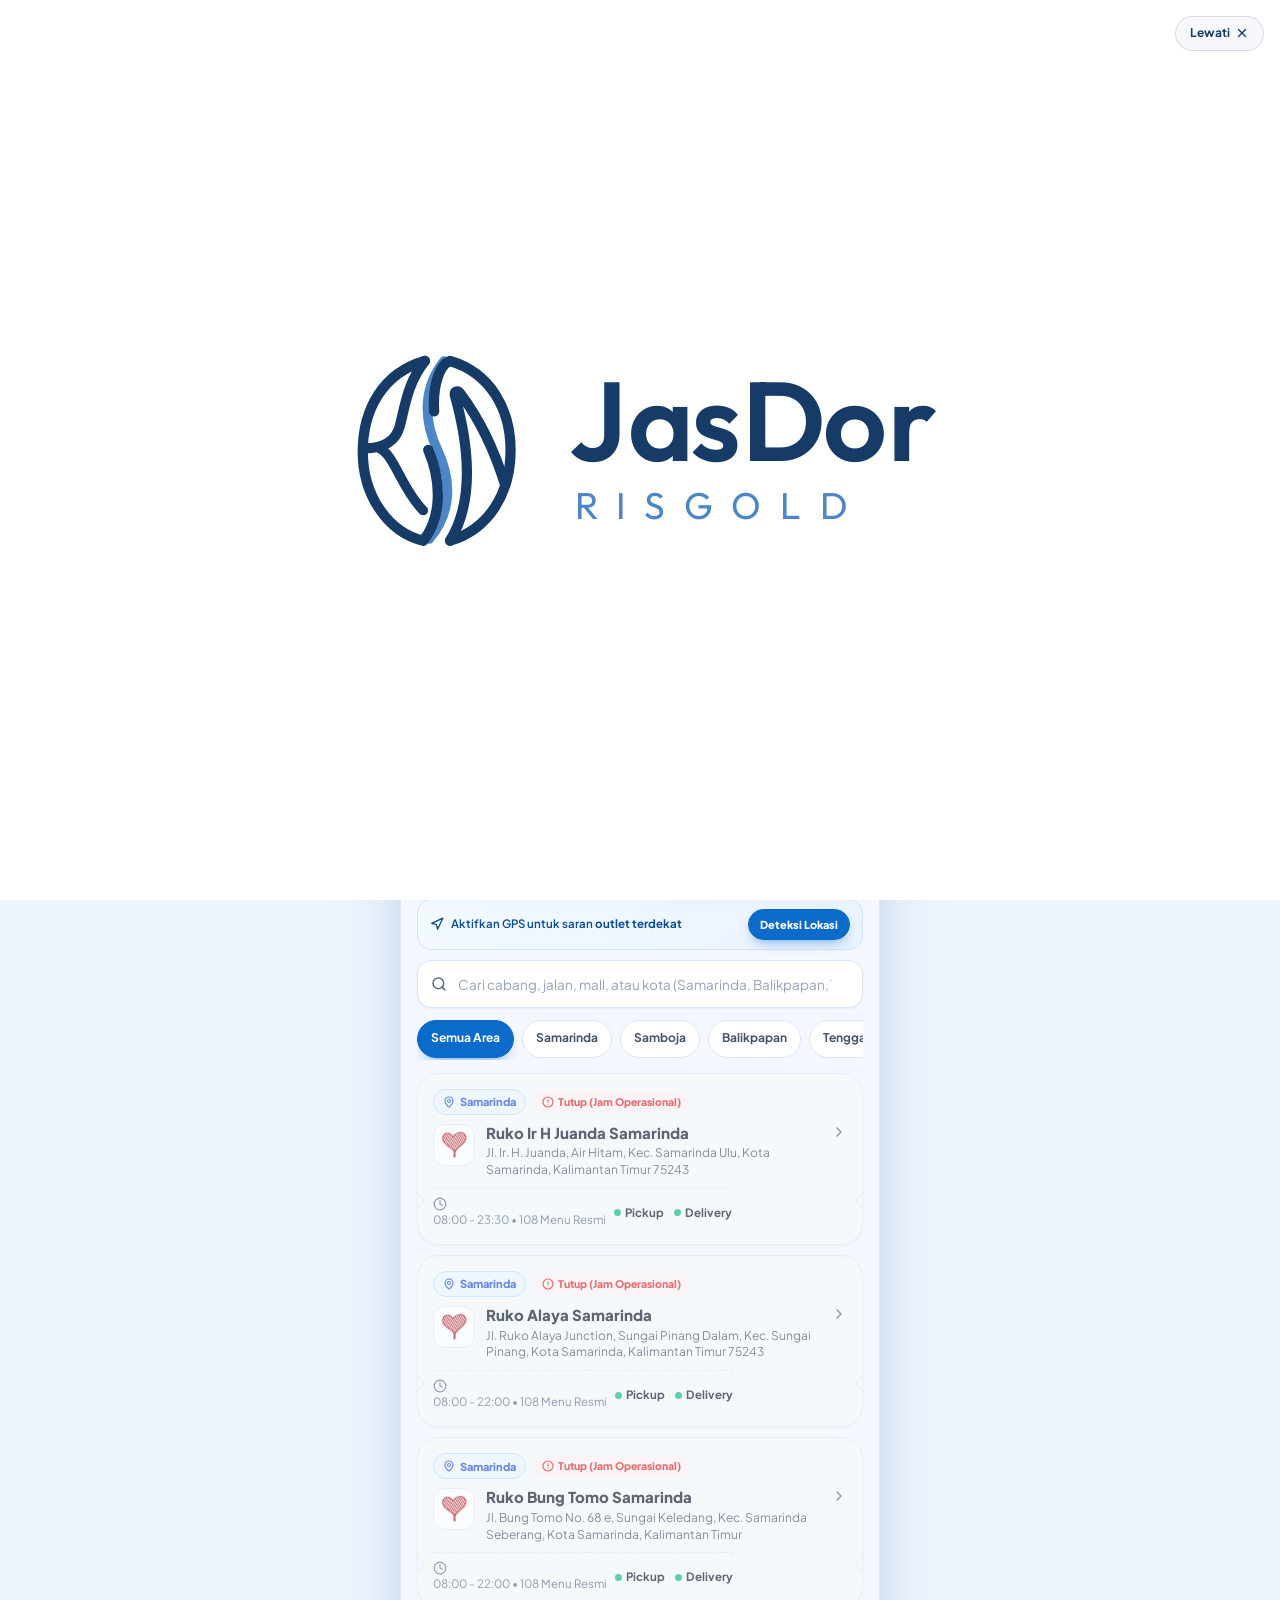
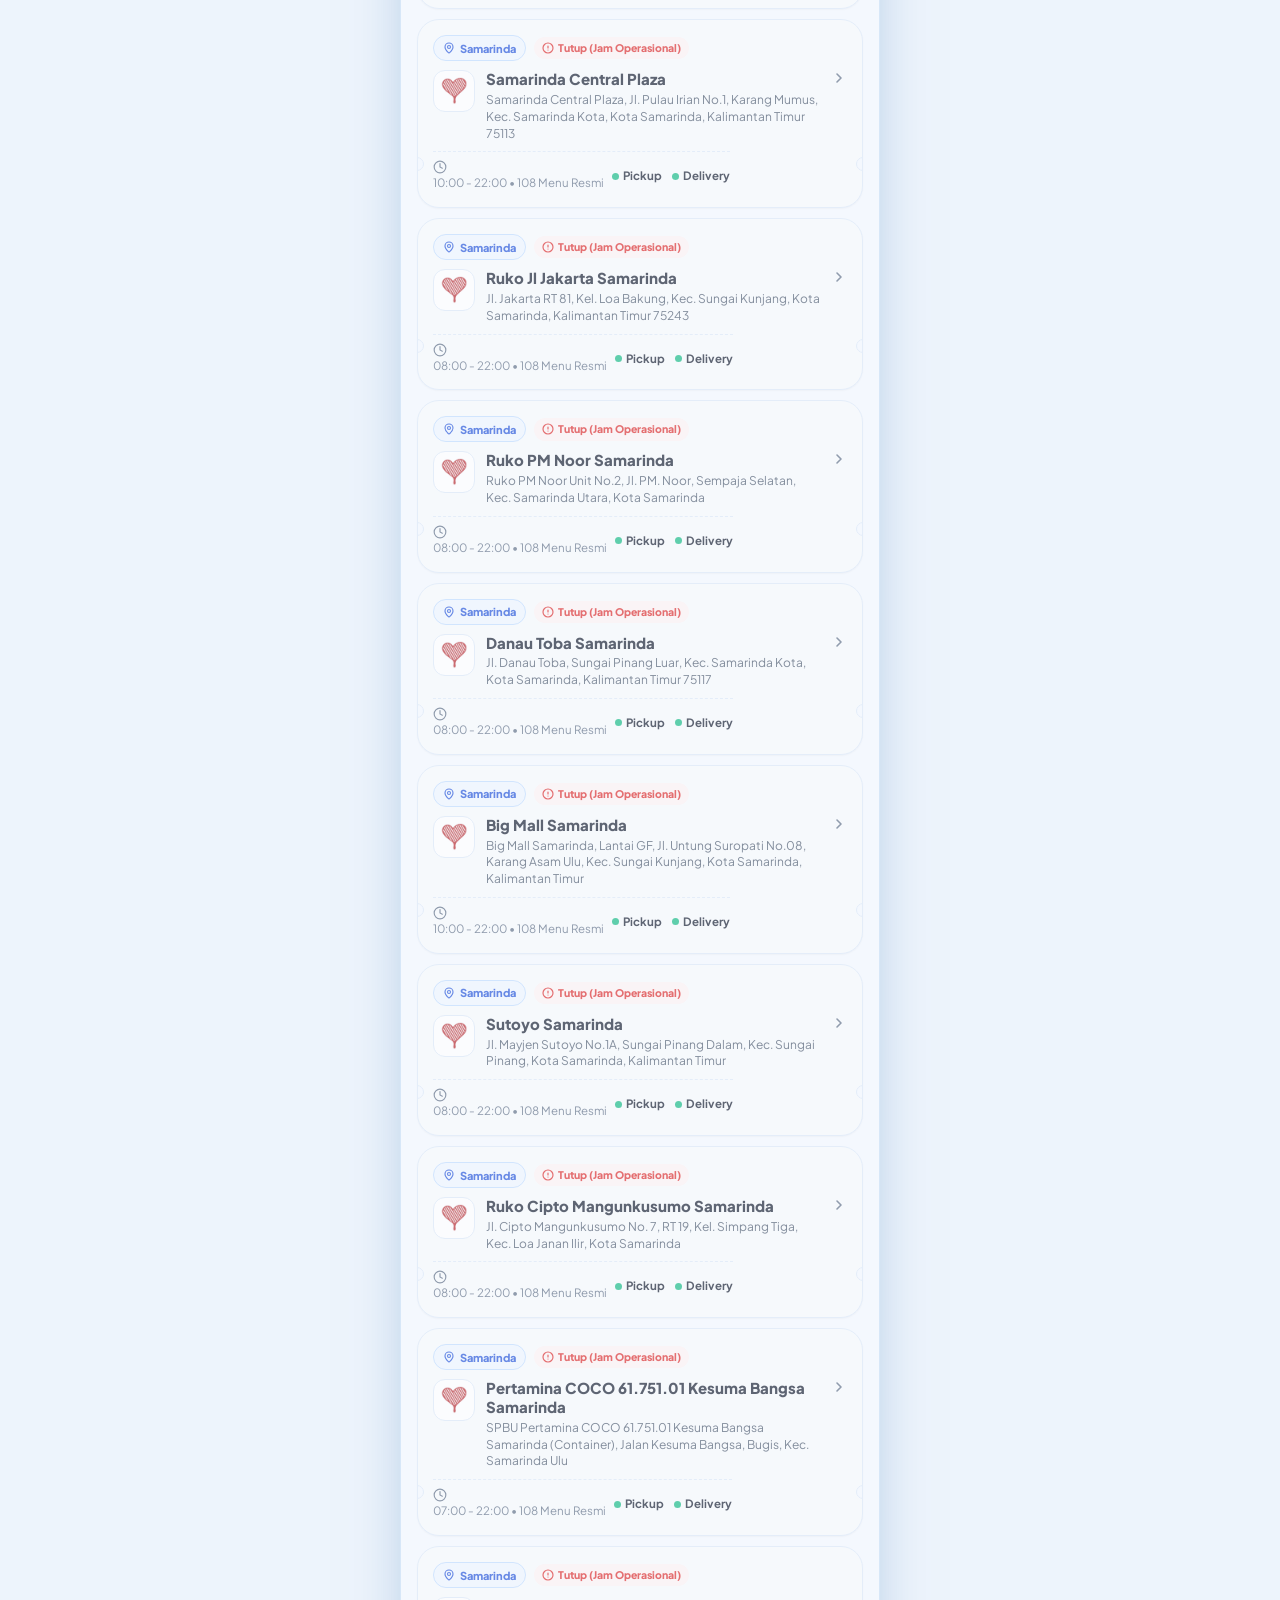
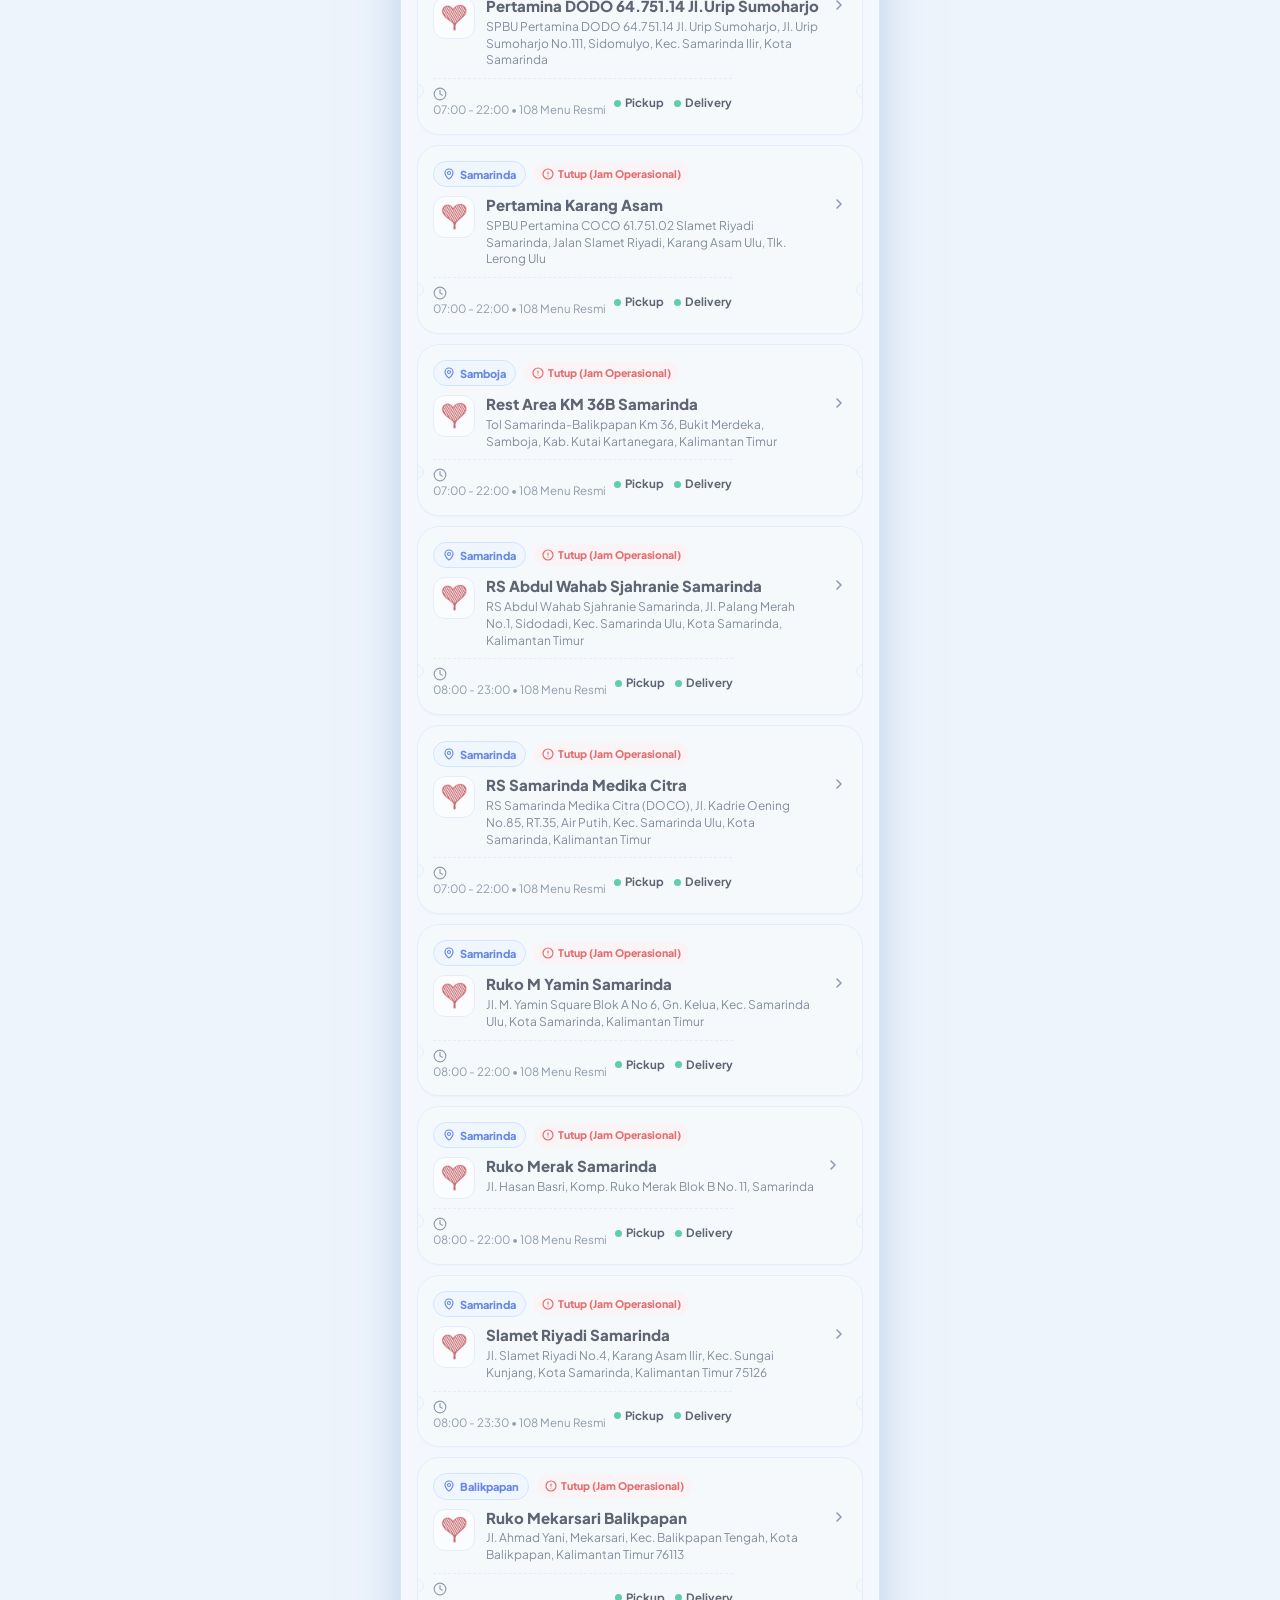
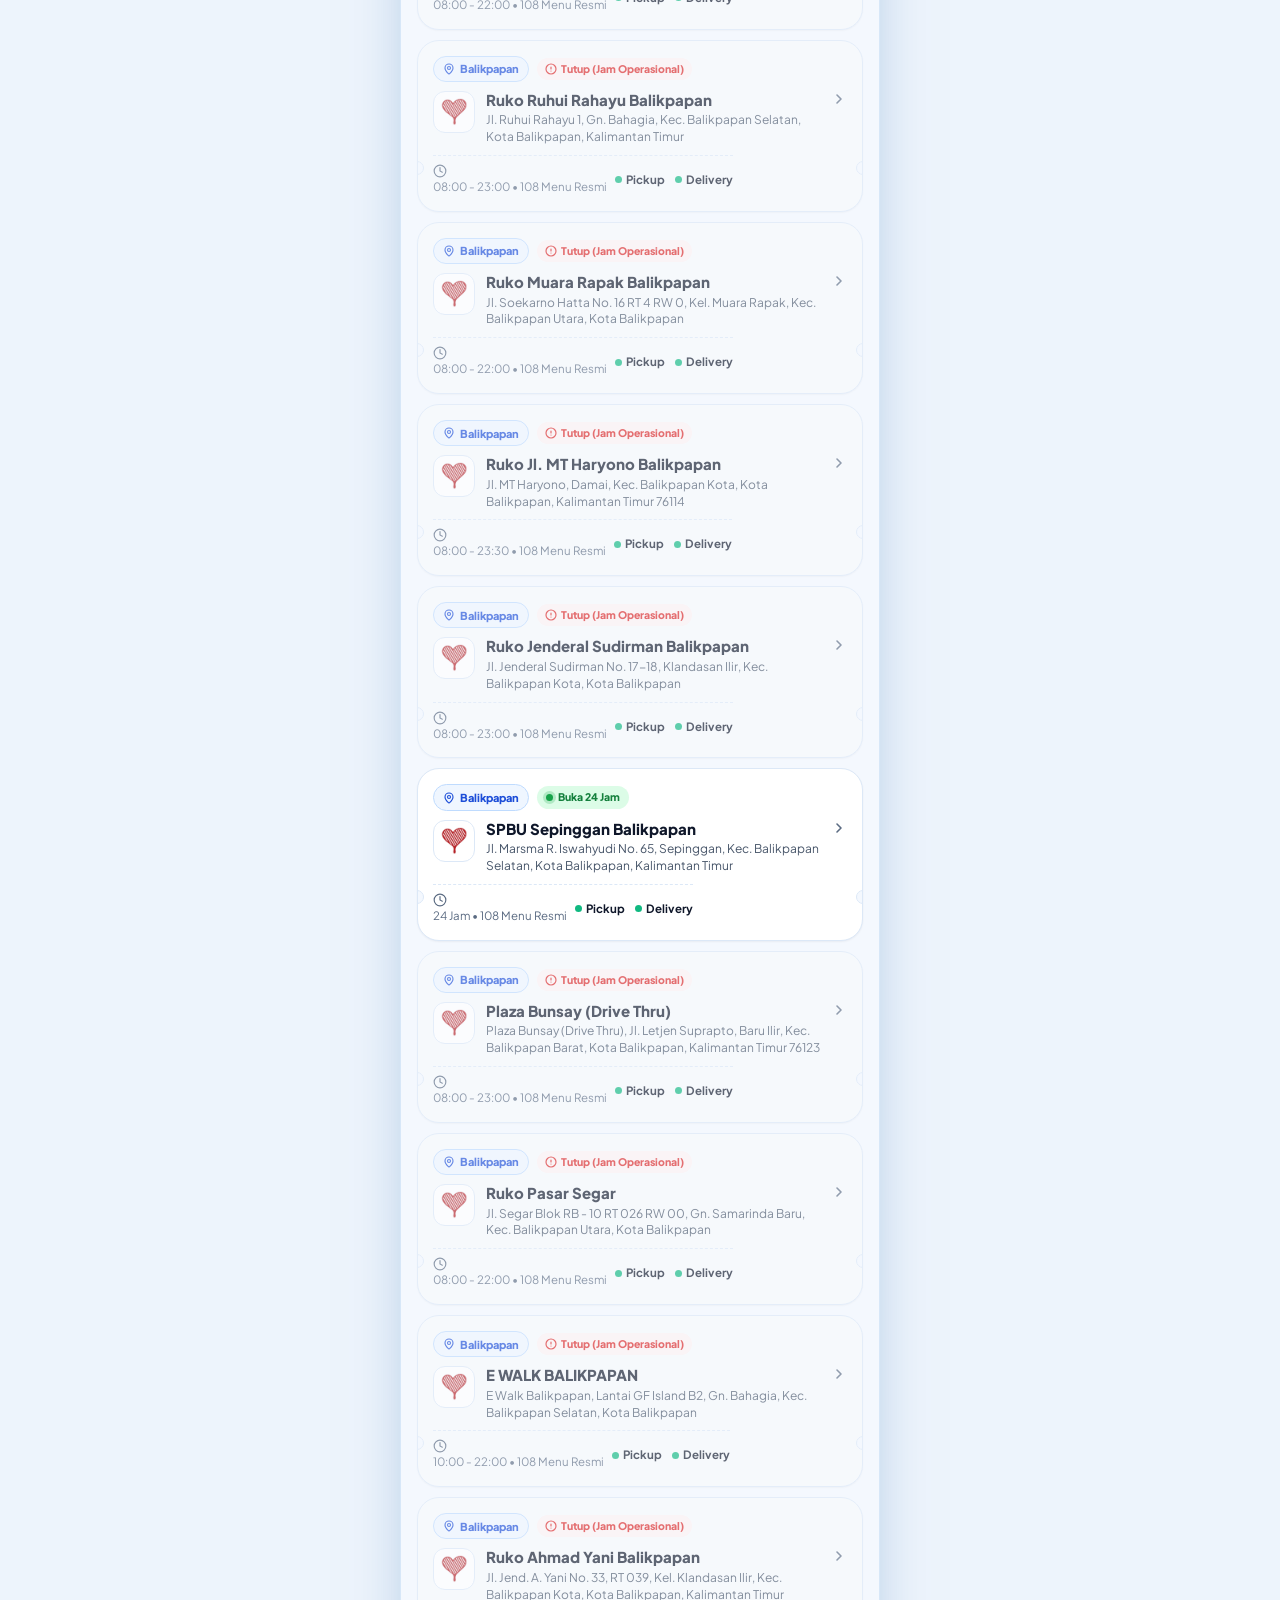
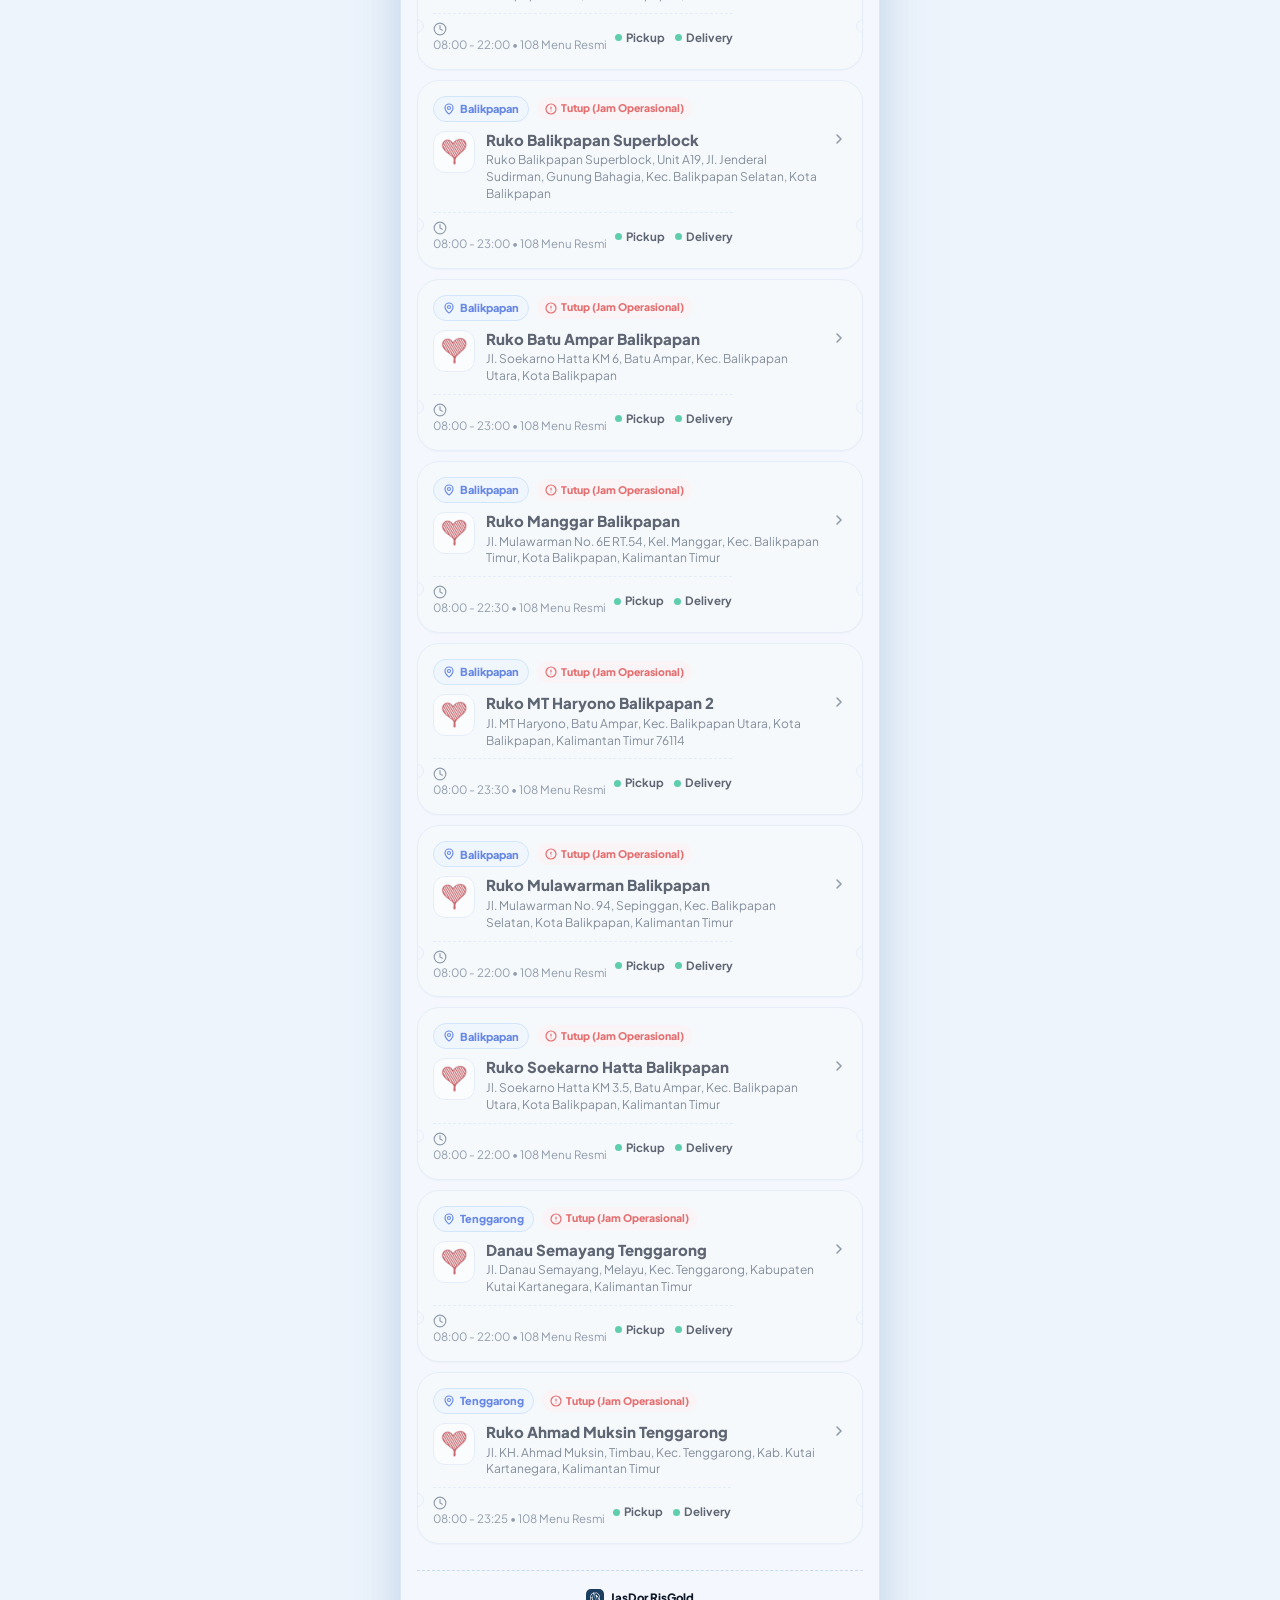
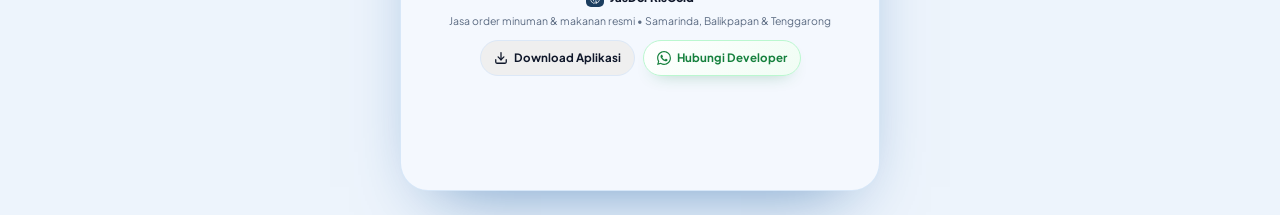
<file: index.html>
<!DOCTYPE html>
<html lang="id">
<head>
  <meta charset="UTF-8" />
  <meta name="viewport" content="width=device-width, initial-scale=1, viewport-fit=cover" />
  <title>JasDor RisGold - Order Kopi &amp; Camilan Resmi Lebih Hemat</title>
  <meta name="description" content="Jasa order minuman dan makanan resmi dari Kopi Kenangan, Fore Coffee, dan Janji Jiwa di Samarinda, Balikpapan &amp; Tenggarong. Harga promo, pesanan rapi lewat WhatsApp." />
  <meta name="robots" content="index, follow" />
  <link rel="canonical" href="https://jasdor.web.id/" />
  <meta name="theme-color" content="#0B6BCB" />
  <meta name="color-scheme" content="light" />
  <meta property="og:site_name" content="JasDor RisGold" />
  <meta property="og:title" content="JasDor RisGold - Order Kopi &amp; Camilan Resmi Lebih Hemat" />
  <meta property="og:description" content="Jasa order minuman &amp; makanan resmi dari Kopi Kenangan, Fore Coffee, dan Janji Jiwa dengan harga promo outlet di Kalimantan Timur." />
  <meta property="og:type" content="website" />
  <meta property="og:url" content="https://jasdor.web.id/" />
  <meta property="og:image" content="https://jasdor.web.id/src/assets/app-icon-512.png" />
  <meta property="og:image:width" content="512" />
  <meta property="og:image:height" content="512" />
  <script type="application/ld+json">
  {
    "@context": "https://schema.org",
    "@graph": [
      {
        "@type": "Organization",
        "name": "JasDor RisGold",
        "url": "https://jasdor.web.id/",
        "logo": {
          "@type": "ImageObject",
          "url": "https://jasdor.web.id/src/assets/app-icon-512.png",
          "width": 512,
          "height": 512
        }
      },
      {
        "@type": "WebSite",
        "name": "JasDor RisGold",
        "url": "https://jasdor.web.id/",
        "description": "Jasa order minuman dan makanan resmi dari Kopi Kenangan, Fore Coffee, dan Janji Jiwa dengan harga lebih hemat."
      }
    ]
  }
  </script>

  <link rel="icon" href="/favicon.ico" sizes="any" />
  <link rel="shortcut icon" href="/favicon.ico" />
  <link rel="icon" type="image/png" sizes="48x48" href="/src/assets/favicon-48.png" />
  <link rel="icon" type="image/png" sizes="96x96" href="/src/assets/favicon-96.png" />
  <link rel="icon" type="image/png" sizes="192x192" href="/src/assets/app-icon-192.png" />
  <link rel="apple-touch-icon" sizes="180x180" href="/src/assets/apple-touch-icon.png" />
  <link rel="manifest" href="manifest.webmanifest" />
  <meta name="apple-mobile-web-app-capable" content="yes" />
  <meta name="mobile-web-app-capable" content="yes" />
  <meta name="apple-mobile-web-app-status-bar-style" content="default" />
  <meta name="apple-mobile-web-app-title" content="JasDor RisGold" />

  <link rel="preconnect" href="https://fonts.googleapis.com" />
  <link rel="preconnect" href="https://fonts.gstatic.com" crossorigin />
  <link href="https://fonts.googleapis.com/css2?family=Inter:wght@400;500;600;700&family=Outfit:wght@400;500;600;700&family=Plus+Jakarta+Sans:wght@400;500;600;700;800&display=swap" rel="stylesheet" />
  <link rel="preload" as="image" href="src/assets/header-wordmark.webp" />

  <link rel="stylesheet" href="src/css/app.css?v=7.2" />
  <link rel="stylesheet" href="src/css/brand-themes.css?v=6.4" />
</head>
<body>
  <a class="skip-link" href="#app-main">Lewati ke konten utama</a>

  <div class="app-shell">
    <div class="app-top">
      <header id="app-header" class="app-header"></header>
      <div id="step-progress" class="step-progress is-hidden" aria-live="polite"></div>
    </div>

    <main id="app-main" class="app-main" tabindex="-1"></main>

    <div id="bottom-bar" class="bottom-bar"></div>
    <nav id="bottom-nav" class="bottom-nav" aria-label="Navigasi Utama"></nav>
  </div>

  <div id="splash-root"></div>
  <div id="sheet-root"></div>
  <div id="modal-root"></div>
  <div id="toast-root" class="toast-root" aria-live="polite" aria-atomic="true"></div>

  <noscript>
    <div class="noscript-note">
      Aplikasi ini membutuhkan JavaScript. Aktifkan JavaScript di browser untuk mulai memesan.
    </div>
  </noscript>

  <!-- Data (Modular per Brand) -->
  <script src="src/data/config.js?v=6.8"></script>
  <script src="src/data/brands/tomoro.js?v=6.2"></script>
  <script src="src/data/brands/fore.js?v=6.2"></script>
  <script src="src/data/brands/kenangan.js?v=7.5"></script>
  <script src="src/data/brands/janji-jiwa.js?v=6.2"></script>
  <script src="src/data/brands.js?v=7.5"></script>
  <script src="src/data/outlets.js?v=6.2"></script>

  <!-- Core -->
  <script src="src/js/icons.js?v=6.7"></script>
  <script src="src/js/utils.js?v=6.7"></script>
  <script src="src/js/supabase-client.js?v=7.4"></script>
  <script src="src/js/store.js?v=6.2"></script>
  <script src="src/js/cart.js?v=7.3"></script>
  <script src="src/js/customizer.js?v=6.2"></script>
  <script src="src/js/whatsapp.js?v=7.5"></script>
  <script src="src/js/receipt-exporter.js?v=6.8"></script>
  <script src="src/js/splash-motion.js?v=6.4"></script>
  <script src="src/js/app.js?v=7.5"></script>
</body>
</html>
</file>
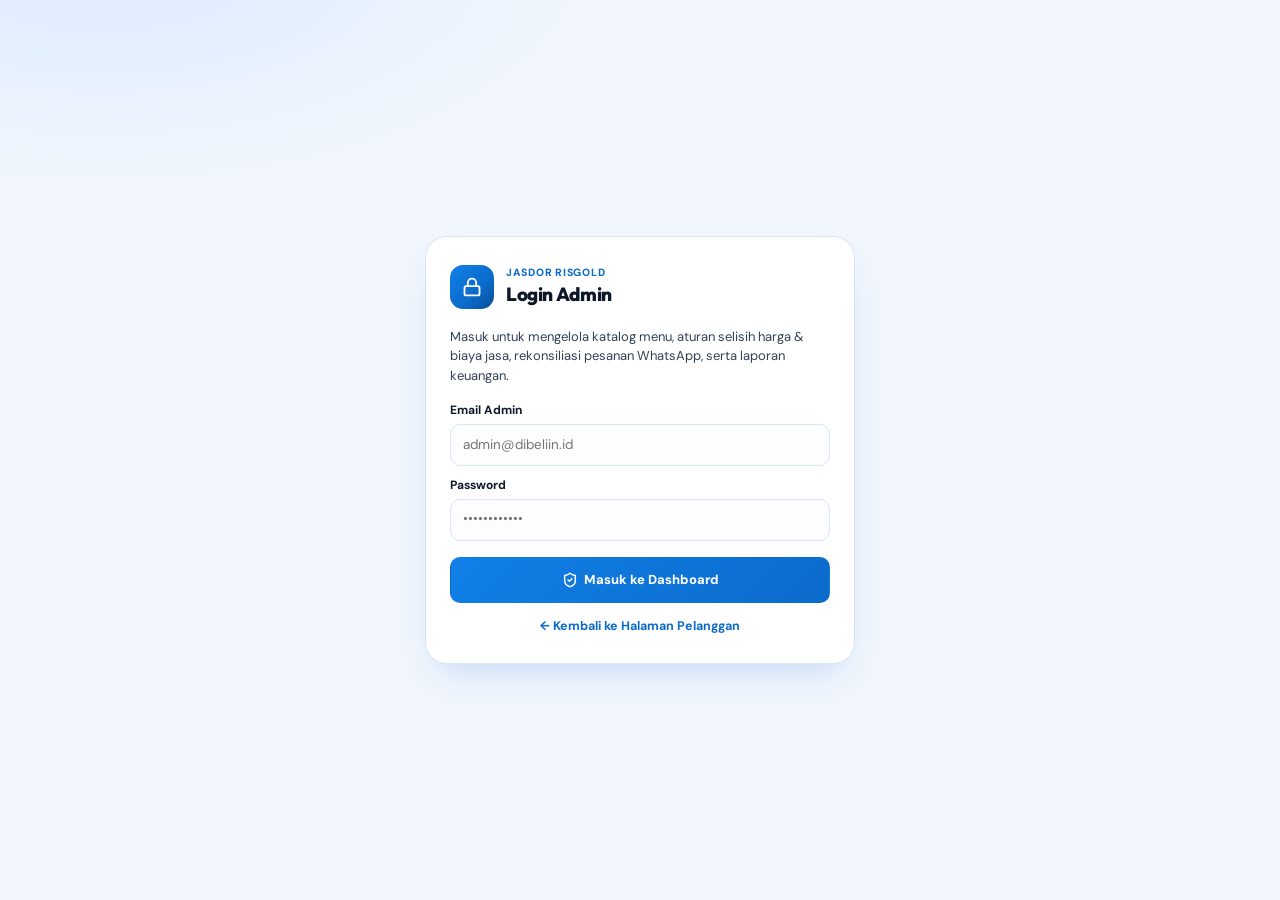
<file: admin.html>
<!DOCTYPE html>
<html lang="id">
<head>
  <meta charset="UTF-8" />
  <meta name="viewport" content="width=device-width, initial-scale=1, viewport-fit=cover" />
  <title>Admin &amp; Laporan Keuangan - JasDor RisGold</title>
  <meta name="description" content="Dashboard Admin: Laporan Keuangan, Perhitungan Laba Reseller &amp; Biaya Jasa Bertingkat, Menu, dan Outlet Multi-Kota." />
  <meta name="robots" content="noindex, nofollow" />
  <meta name="theme-color" content="#0F172A" />
  <meta name="color-scheme" content="light" />

  <link rel="icon" href="/favicon.ico" sizes="any" />
  <link rel="icon" type="image/png" sizes="48x48" href="/src/assets/favicon-48.png" />
  <link rel="preconnect" href="https://fonts.googleapis.com" />
  <link rel="preconnect" href="https://fonts.gstatic.com" crossorigin />
  <link href="https://fonts.googleapis.com/css2?family=DM+Sans:ital,opsz,wght@0,9..40,400..700;1,9..40,400..700&family=JetBrains+Mono:wght@500;600;700;800&family=Outfit:wght@500;600;700;800&display=swap" rel="stylesheet" />

  <link rel="stylesheet" href="src/css/admin.css?v=7.3" />
</head>
<body>
  <div id="admin-root" class="admin-root"></div>
  <div id="admin-modal-root"></div>
  <div id="admin-toast-root" class="admin-toast-root" aria-live="polite" aria-atomic="true"></div>

  <!-- Data & Core (Modular per Brand) -->
  <script src="src/data/config.js?v=6.8"></script>
  <script src="src/data/brands/tomoro.js"></script>
  <script src="src/data/brands/fore.js"></script>
  <script src="src/data/brands/kenangan.js?v=7.5"></script>
  <script src="src/data/brands/janji-jiwa.js"></script>
  <script src="src/data/brands.js?v=7.5"></script>
  <script src="src/data/outlets.js"></script>
  <script src="src/js/icons.js?v=6.7"></script>
  <script src="src/js/utils.js?v=6.7"></script>
  <script src="src/js/image-compressor.js"></script>
  <script src="src/js/whatsapp.js?v=7.5"></script>
  <script src="src/js/supabase-client.js?v=7.4"></script>
  <script src="src/js/admin.js?v=7.5"></script>
</body>
</html>
</file>
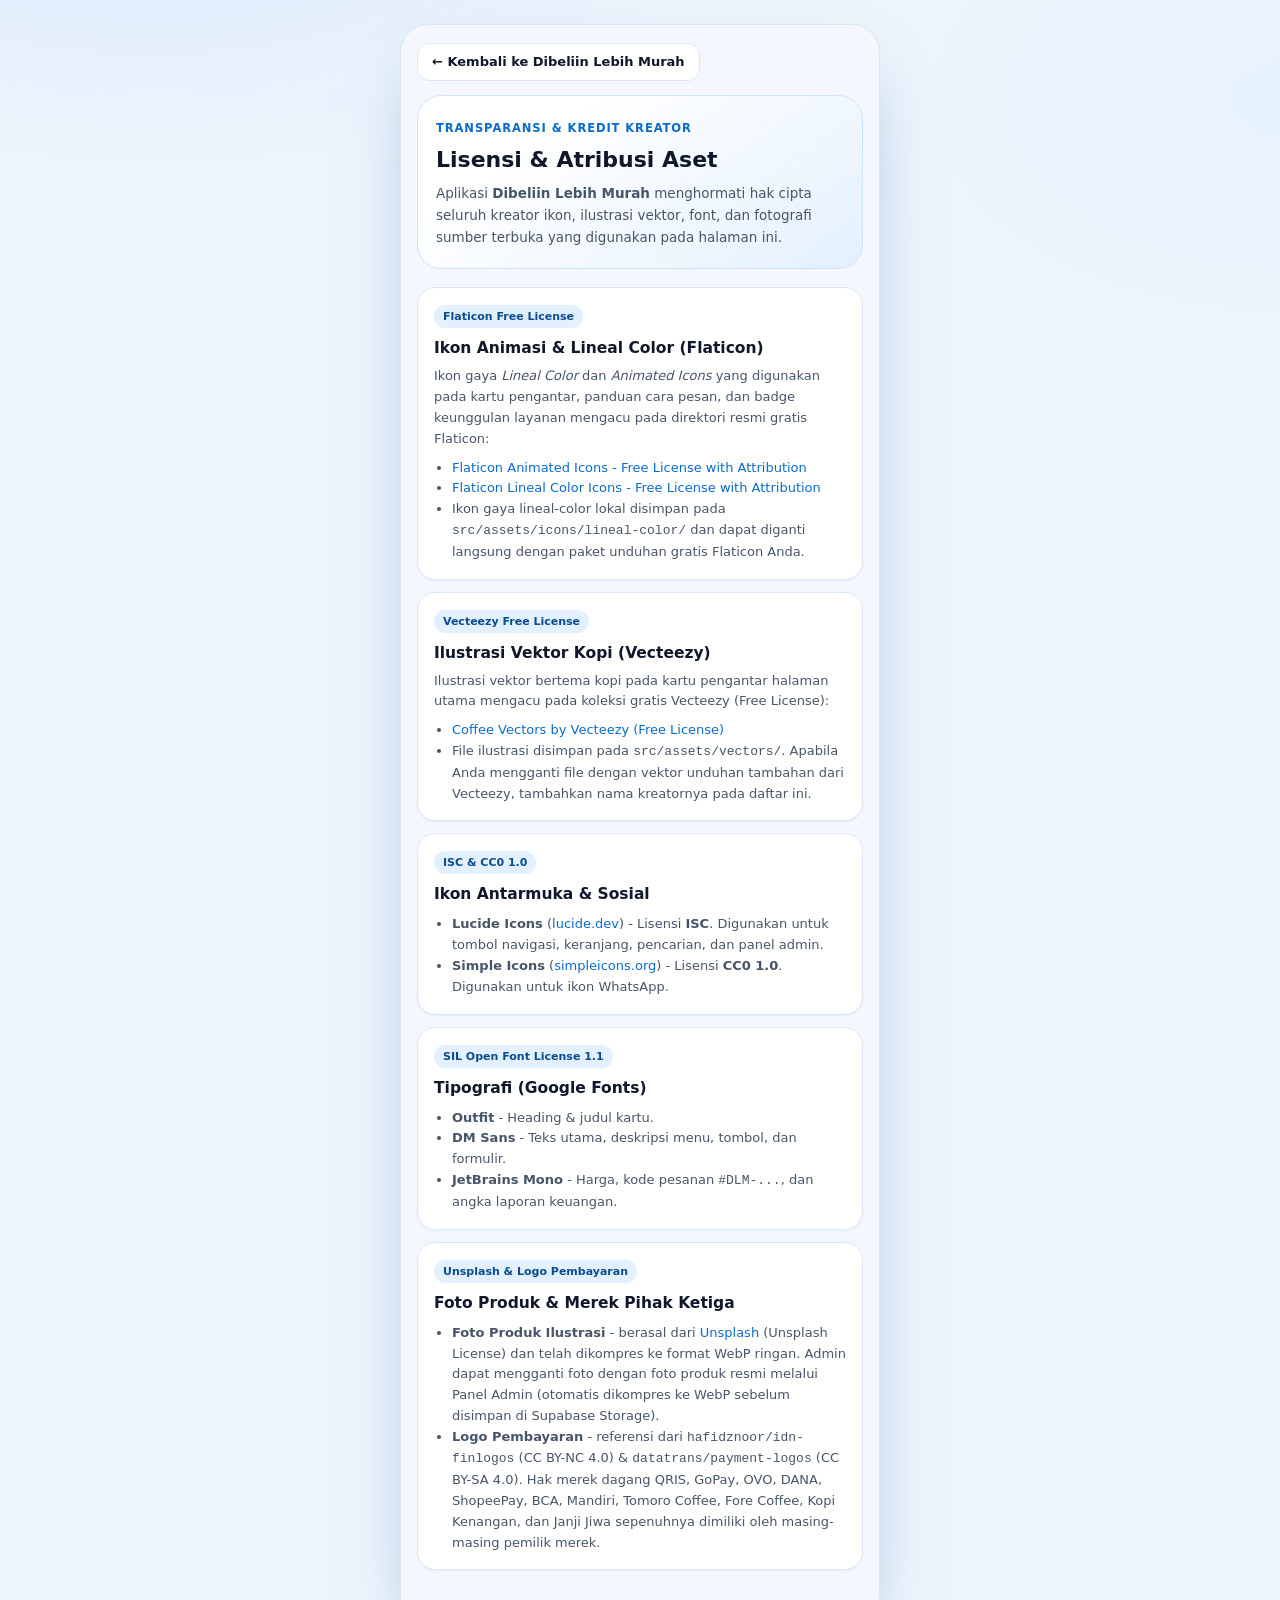
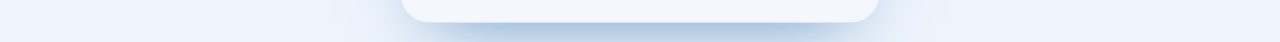
<file: lisensi.html>
<!DOCTYPE html>
<html lang="id">
<head>
  <meta charset="UTF-8" />
  <meta name="viewport" content="width=device-width, initial-scale=1, viewport-fit=cover" />
  <title>Lisensi &amp; Atribusi Aset - JasDor RisGold</title>
  <meta name="description" content="Halaman resmi atribusi dan lisensi ikon, vektor, tipografi, dan foto pada aplikasi JasDor RisGold." />
  <meta name="robots" content="index, follow" />
  <link rel="canonical" href="https://jasdor.web.id/lisensi.html" />
  <meta name="theme-color" content="#0B6BCB" />

  <link rel="icon" href="/favicon.ico" sizes="any" />
  <link rel="icon" type="image/png" sizes="48x48" href="/src/assets/favicon-48.png" />
  <link rel="preconnect" href="https://fonts.googleapis.com" />
  <link rel="preconnect" href="https://fonts.gstatic.com" crossorigin />
  <link href="https://fonts.googleapis.com/css2?family=DM+Sans:ital,opsz,wght@0,9..40,400..700;1,9..40,400..700&family=JetBrains+Mono:wght@500;600;700&family=Outfit:wght@500;600;700;800&display=swap" rel="stylesheet" />

  <link rel="stylesheet" href="src/css/app.css" />
  <style>
    .license-page { padding: 18px 16px 40px; }
    .license-hero {
      padding: 20px 18px;
      border-radius: var(--r-xl);
      border: 1px solid var(--primary-line);
      background: linear-gradient(145deg, #ffffff 25%, #e3f0ff 100%);
      margin-bottom: 18px;
    }
    .license-hero h1 { font-family: var(--font-heading); font-size: 22px; font-weight: 800; color: var(--ink); margin-top: 4px; }
    .license-hero p { font-size: 13.5px; color: var(--body); margin-top: 6px; line-height: 1.6; }
    .license-card {
      padding: 16px;
      border: 1px solid var(--border);
      border-radius: var(--r-lg);
      background: var(--surface);
      margin-bottom: 12px;
      box-shadow: var(--shadow-xs);
    }
    .license-card h2 { font-family: var(--font-heading); font-size: 15.5px; font-weight: 800; color: var(--ink); margin-bottom: 6px; }
    .license-card p, .license-card li { font-size: 13px; color: var(--body); line-height: 1.6; }
    .license-card ul { margin: 8px 0 0; padding-left: 18px; }
    .license-badge {
      display: inline-block;
      padding: 3px 9px;
      border-radius: 999px;
      background: var(--primary-soft);
      color: var(--primary-ink);
      font-family: var(--font-mono);
      font-size: 11px;
      font-weight: 700;
      margin-bottom: 8px;
    }
    .license-back {
      display: inline-flex;
      align-items: center;
      gap: 6px;
      margin-bottom: 14px;
      padding: 8px 14px;
      border-radius: 12px;
      border: 1px solid var(--border);
      background: var(--surface);
      color: var(--ink);
      font-size: 13px;
      font-weight: 700;
    }
  </style>
</head>
<body>
  <div class="app-shell">
    <main class="license-page">
      <a href="index.html" class="license-back">← Kembali ke Dibeliin Lebih Murah</a>

      <section class="license-hero">
        <span class="eyebrow">Transparansi & Kredit Kreator</span>
        <h1>Lisensi & Atribusi Aset</h1>
        <p>Aplikasi <strong>Dibeliin Lebih Murah</strong> menghormati hak cipta seluruh kreator ikon, ilustrasi vektor, font, dan fotografi sumber terbuka yang digunakan pada halaman ini.</p>
      </section>

      <article class="license-card">
        <span class="license-badge">Flaticon Free License</span>
        <h2>Ikon Animasi &amp; Lineal Color (Flaticon)</h2>
        <p>Ikon gaya <em>Lineal Color</em> dan <em>Animated Icons</em> yang digunakan pada kartu pengantar, panduan cara pesan, dan badge keunggulan layanan mengacu pada direktori resmi gratis Flaticon:</p>
        <ul>
          <li><a href="https://www.flaticon.com/animated-icons" target="_blank" rel="noopener noreferrer">Flaticon Animated Icons - Free License with Attribution</a></li>
          <li><a href="https://www.flaticon.com/lineal-color-icons" target="_blank" rel="noopener noreferrer">Flaticon Lineal Color Icons - Free License with Attribution</a></li>
          <li>Ikon gaya lineal-color lokal disimpan pada <code>src/assets/icons/lineal-color/</code> dan dapat diganti langsung dengan paket unduhan gratis Flaticon Anda.</li>
        </ul>
      </article>

      <article class="license-card">
        <span class="license-badge">Vecteezy Free License</span>
        <h2>Ilustrasi Vektor Kopi (Vecteezy)</h2>
        <p>Ilustrasi vektor bertema kopi pada kartu pengantar halaman utama mengacu pada koleksi gratis Vecteezy (Free License):</p>
        <ul>
          <li><a href="https://www.vecteezy.com/free-vector/coffee?license-free=true" target="_blank" rel="noopener noreferrer">Coffee Vectors by Vecteezy (Free License)</a></li>
          <li>File ilustrasi disimpan pada <code>src/assets/vectors/</code>. Apabila Anda mengganti file dengan vektor unduhan tambahan dari Vecteezy, tambahkan nama kreatornya pada daftar ini.</li>
        </ul>
      </article>

      <article class="license-card">
        <span class="license-badge">ISC &amp; CC0 1.0</span>
        <h2>Ikon Antarmuka &amp; Sosial</h2>
        <ul>
          <li><strong>Lucide Icons</strong> (<a href="https://lucide.dev" target="_blank" rel="noopener noreferrer">lucide.dev</a>) - Lisensi <strong>ISC</strong>. Digunakan untuk tombol navigasi, keranjang, pencarian, dan panel admin.</li>
          <li><strong>Simple Icons</strong> (<a href="https://simpleicons.org" target="_blank" rel="noopener noreferrer">simpleicons.org</a>) - Lisensi <strong>CC0 1.0</strong>. Digunakan untuk ikon WhatsApp.</li>
        </ul>
      </article>

      <article class="license-card">
        <span class="license-badge">SIL Open Font License 1.1</span>
        <h2>Tipografi (Google Fonts)</h2>
        <ul>
          <li><strong>Outfit</strong> - Heading &amp; judul kartu.</li>
          <li><strong>DM Sans</strong> - Teks utama, deskripsi menu, tombol, dan formulir.</li>
          <li><strong>JetBrains Mono</strong> - Harga, kode pesanan <code>#DLM-...</code>, dan angka laporan keuangan.</li>
        </ul>
      </article>

      <article class="license-card">
        <span class="license-badge">Unsplash &amp; Logo Pembayaran</span>
        <h2>Foto Produk &amp; Merek Pihak Ketiga</h2>
        <ul>
          <li><strong>Foto Produk Ilustrasi</strong> - berasal dari <a href="https://unsplash.com" target="_blank" rel="noopener noreferrer">Unsplash</a> (Unsplash License) dan telah dikompres ke format WebP ringan. Admin dapat mengganti foto dengan foto produk resmi melalui Panel Admin (otomatis dikompres ke WebP sebelum disimpan di Supabase Storage).</li>
          <li><strong>Logo Pembayaran</strong> - referensi dari <code>hafidznoor/idn-finlogos</code> (CC BY-NC 4.0) &amp; <code>datatrans/payment-logos</code> (CC BY-SA 4.0). Hak merek dagang QRIS, GoPay, OVO, DANA, ShopeePay, BCA, Mandiri, Tomoro Coffee, Fore Coffee, Kopi Kenangan, dan Janji Jiwa sepenuhnya dimiliki oleh masing-masing pemilik merek.</li>
        </ul>
      </article>
    </main>
  </div>
</body>
</html>
</file>
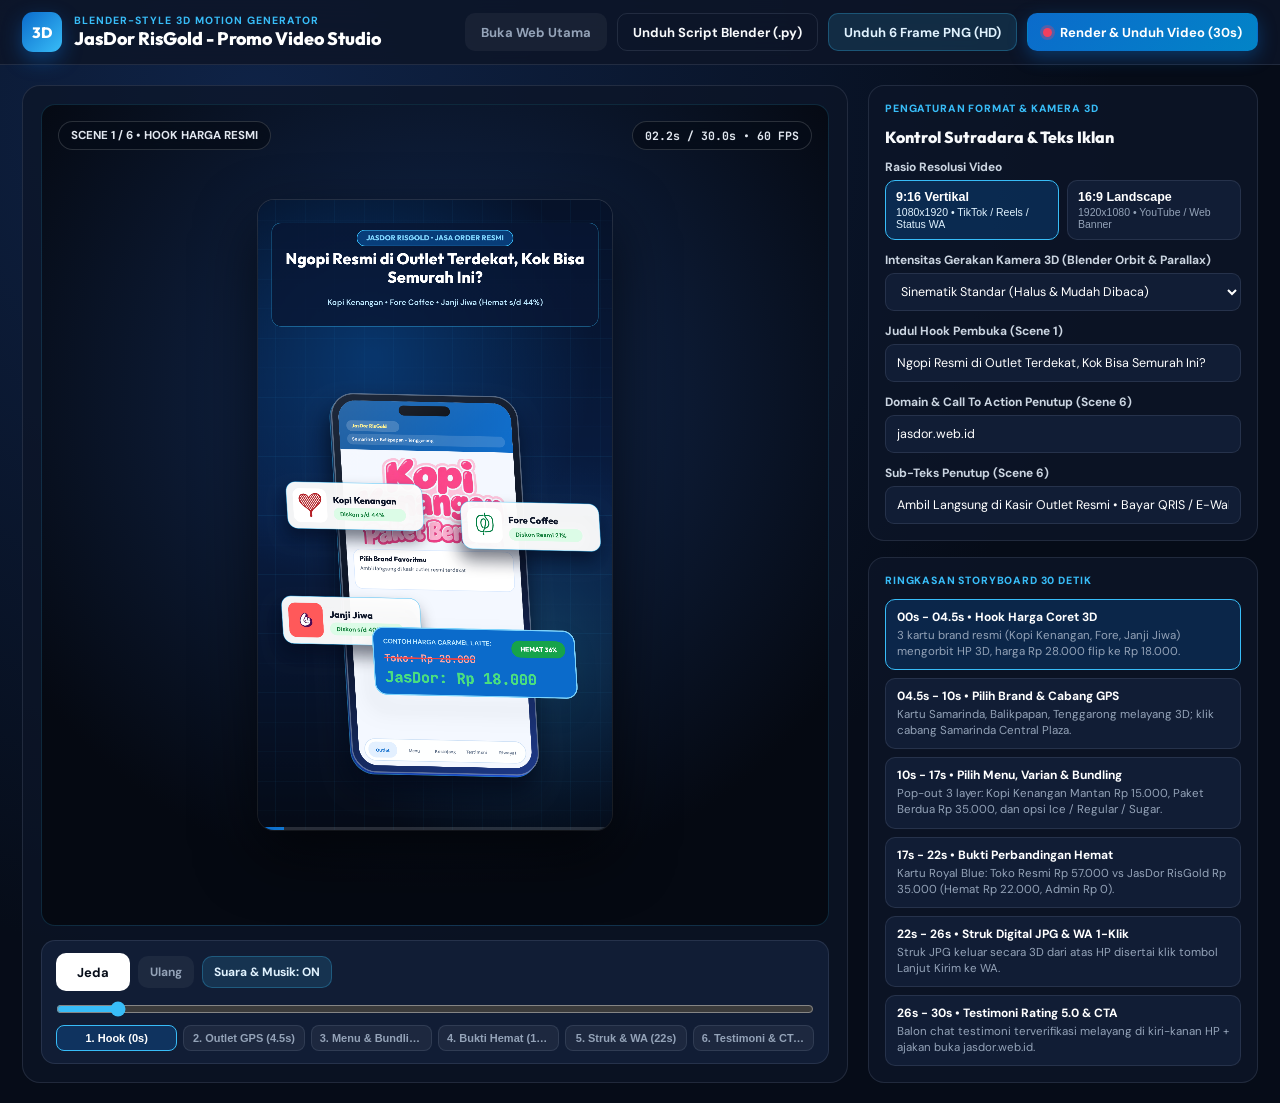
<file: promo-video.html>
<!DOCTYPE html>
<html lang="id">
<head>
  <meta charset="UTF-8" />
  <meta name="viewport" content="width=device-width, initial-scale=1, viewport-fit=cover" />
  <title>3D Motion Promo Video Studio - JasDor RisGold</title>
  <meta name="description" content="Studio generator video promosi 3D Motion (Gaya Blender) untuk JasDor RisGold (jasdor.web.id). Mendukung format 9:16 Reels/TikTok/WA & 16:9 Widescreen." />
  <meta name="robots" content="noindex, nofollow" />
  <meta name="theme-color" content="#070E1A" />
  <link rel="icon" href="/favicon.ico" sizes="any" />
  <link rel="icon" type="image/png" sizes="48x48" href="/src/assets/favicon-48.png" />
  <link rel="preconnect" href="https://fonts.googleapis.com" />
  <link rel="preconnect" href="https://fonts.gstatic.com" crossorigin />
  <link href="https://fonts.googleapis.com/css2?family=DM+Sans:ital,opsz,wght@0,9..40,400..700;1,9..40,400..700&family=JetBrains+Mono:wght@500;600;700;800&family=Outfit:wght@500;600;700;800&display=swap" rel="stylesheet" />
  <link rel="stylesheet" href="src/css/promo-video.css?v=1.0" />
</head>
<body>
  <div class="studio-shell">
    <!-- Top Bar -->
    <header class="studio-topbar">
      <div class="studio-brand">
        <div class="studio-badge-3d">3D</div>
        <div>
          <span class="studio-eyebrow">BLENDER-STYLE 3D MOTION GENERATOR</span>
          <h1 class="studio-title">JasDor RisGold - Promo Video Studio</h1>
        </div>
      </div>

      <div class="studio-top-actions">
        <a href="index.html" class="st-btn st-btn-ghost">Buka Web Utama</a>
        <a href="scripts/blender_promo_generator.py" download class="st-btn st-btn-outline">Unduh Script Blender (.py)</a>
        <button type="button" id="btn-export-frames" class="st-btn st-btn-soft">Unduh 6 Frame PNG (HD)</button>
        <button type="button" id="btn-record-video" class="st-btn st-btn-primary">
          <span class="rec-dot" id="rec-dot"></span>
          <span id="rec-label">Render &amp; Unduh Video (30s)</span>
        </button>
      </div>
    </header>

    <!-- Main Workspace -->
    <main class="studio-main">
      <!-- Center 3D Render Stage -->
      <section class="stage-panel" aria-label="Pratinjau 3D Motion Video">
        <div class="stage-viewport-wrap" id="viewport-wrap" data-aspect="9:16">
          <canvas id="promo-canvas" width="1080" height="1920"></canvas>
          <div class="stage-overlay-hud">
            <span class="hud-pill" id="hud-scene-badge">SCENE 1 / 6 • HOOK</span>
            <span class="hud-pill mono" id="hud-time-badge">00.0s / 30.0s • 60 FPS</span>
          </div>
          <div class="render-progress-modal is-hidden" id="render-modal">
            <div class="render-card">
              <div class="render-spinner"></div>
              <h3 id="render-title">Merender Video 3D Motion (60 FPS)...</h3>
              <p id="render-sub">Jangan tutup tab ini. Video sedang direkam beserta efek suara &amp; musik.</p>
              <div class="render-bar-track">
                <div class="render-bar-fill" id="render-bar-fill" style="width:0%"></div>
              </div>
              <div class="render-meta-row">
                <span class="mono" id="render-pct">0%</span>
                <button type="button" id="btn-cancel-record" class="st-btn st-btn-ghost st-btn-xs">Batalkan</button>
              </div>
            </div>
          </div>
        </div>

        <!-- Transport & Timeline Bar -->
        <div class="timeline-bar">
          <div class="transport-controls">
            <button type="button" id="btn-play-toggle" class="st-btn st-btn-icon" title="Putar / Jeda (Spasi)">
              <span id="play-icon-label">Jeda</span>
            </button>
            <button type="button" id="btn-restart" class="st-btn st-btn-ghost st-btn-xs" title="Ulang dari 00:00">
              Ulang
            </button>
            <button type="button" id="btn-audio-toggle" class="st-btn st-btn-soft st-btn-xs" data-muted="false">
              Suara &amp; Musik: ON
            </button>
          </div>

          <div class="scrubber-wrap">
            <input type="range" id="timeline-scrubber" min="0" max="30" step="0.05" value="0" aria-label="Garis waktu video" />
            <div class="scene-markers" id="scene-markers">
              <button type="button" class="scene-chip is-active" data-jump="0">1. Hook (0s)</button>
              <button type="button" class="scene-chip" data-jump="4.5">2. Outlet GPS (4.5s)</button>
              <button type="button" class="scene-chip" data-jump="10">3. Menu &amp; Bundling (10s)</button>
              <button type="button" class="scene-chip" data-jump="17">4. Bukti Hemat (17s)</button>
              <button type="button" class="scene-chip" data-jump="22">5. Struk &amp; WA (22s)</button>
              <button type="button" class="scene-chip" data-jump="26">6. Testimoni &amp; CTA (26s)</button>
            </div>
          </div>
        </div>
      </section>

      <!-- Right Inspector / Director Controls -->
      <aside class="inspector-panel">
        <div class="inspector-card">
          <span class="ins-eyebrow">PENGATURAN FORMAT &amp; KAMERA 3D</span>
          <h2 class="ins-title">Kontrol Sutradara &amp; Teks Iklan</h2>

          <div class="ins-field">
            <label class="ins-label">Rasio Resolusi Video</label>
            <div class="aspect-toggle-group">
              <button type="button" class="aspect-btn is-active" data-aspect-btn="9:16">
                <strong>9:16 Vertikal</strong>
                <small>1080x1920 • TikTok / Reels / Status WA</small>
              </button>
              <button type="button" class="aspect-btn" data-aspect-btn="16:9">
                <strong>16:9 Landscape</strong>
                <small>1920x1080 • YouTube / Web Banner</small>
              </button>
            </div>
          </div>

          <div class="ins-field">
            <label class="ins-label" for="ctrl-cam-intensity">Intensitas Gerakan Kamera 3D (Blender Orbit &amp; Parallax)</label>
            <select id="ctrl-cam-intensity" class="ins-select">
              <option value="1.0" selected>Sinematik Standar (Halus &amp; Mudah Dibaca)</option>
              <option value="1.35">Dinamis Ekstra (Sudut 3D Lebih Dramatis)</option>
              <option value="0.65">Minimalis Fokus Layar (Tilt Lembut)</option>
            </select>
          </div>

          <div class="ins-field">
            <label class="ins-label" for="ctrl-hook-text">Judul Hook Pembuka (Scene 1)</label>
            <input type="text" id="ctrl-hook-text" class="ins-input" value="Ngopi Resmi di Outlet Terdekat, Kok Bisa Semurah Ini?" />
          </div>

          <div class="ins-field">
            <label class="ins-label" for="ctrl-cta-url">Domain &amp; Call To Action Penutup (Scene 6)</label>
            <input type="text" id="ctrl-cta-url" class="ins-input mono" value="jasdor.web.id" />
          </div>

          <div class="ins-field">
            <label class="ins-label" for="ctrl-cta-sub">Sub-Teks Penutup (Scene 6)</label>
            <input type="text" id="ctrl-cta-sub" class="ins-input" value="Ambil Langsung di Kasir Outlet Resmi • Bayar QRIS / E-Wallet" />
          </div>
        </div>

        <div class="inspector-card">
          <span class="ins-eyebrow">RINGKASAN STORYBOARD 30 DETIK</span>
          <ol class="storyboard-list" id="storyboard-list">
            <li data-scene-idx="0" class="is-current">
              <strong>00s - 04.5s • Hook Harga Coret 3D</strong>
              <span>3 kartu brand resmi (Kopi Kenangan, Fore, Janji Jiwa) mengorbit HP 3D, harga Rp 28.000 flip ke Rp 18.000.</span>
            </li>
            <li data-scene-idx="1">
              <strong>04.5s - 10s • Pilih Brand &amp; Cabang GPS</strong>
              <span>Kartu Samarinda, Balikpapan, Tenggarong melayang 3D; klik cabang Samarinda Central Plaza.</span>
            </li>
            <li data-scene-idx="2">
              <strong>10s - 17s • Pilih Menu, Varian &amp; Bundling</strong>
              <span>Pop-out 3 layer: Kopi Kenangan Mantan Rp 15.000, Paket Berdua Rp 35.000, dan opsi Ice / Regular / Sugar.</span>
            </li>
            <li data-scene-idx="3">
              <strong>17s - 22s • Bukti Perbandingan Hemat</strong>
              <span>Kartu Royal Blue: Toko Resmi Rp 57.000 vs JasDor RisGold Rp 35.000 (Hemat Rp 22.000, Admin Rp 0).</span>
            </li>
            <li data-scene-idx="4">
              <strong>22s - 26s • Struk Digital JPG &amp; WA 1-Klik</strong>
              <span>Struk JPG keluar secara 3D dari atas HP disertai klik tombol Lanjut Kirim ke WA.</span>
            </li>
            <li data-scene-idx="5">
              <strong>26s - 30s • Testimoni Rating 5.0 &amp; CTA</strong>
              <span>Balon chat testimoni terverifikasi melayang di kiri-kanan HP + ajakan buka jasdor.web.id.</span>
            </li>
          </ol>
        </div>
      </aside>
    </main>
  </div>

  <script src="src/js/promo-video.js?v=1.1"></script>
</body>
</html>
</file>
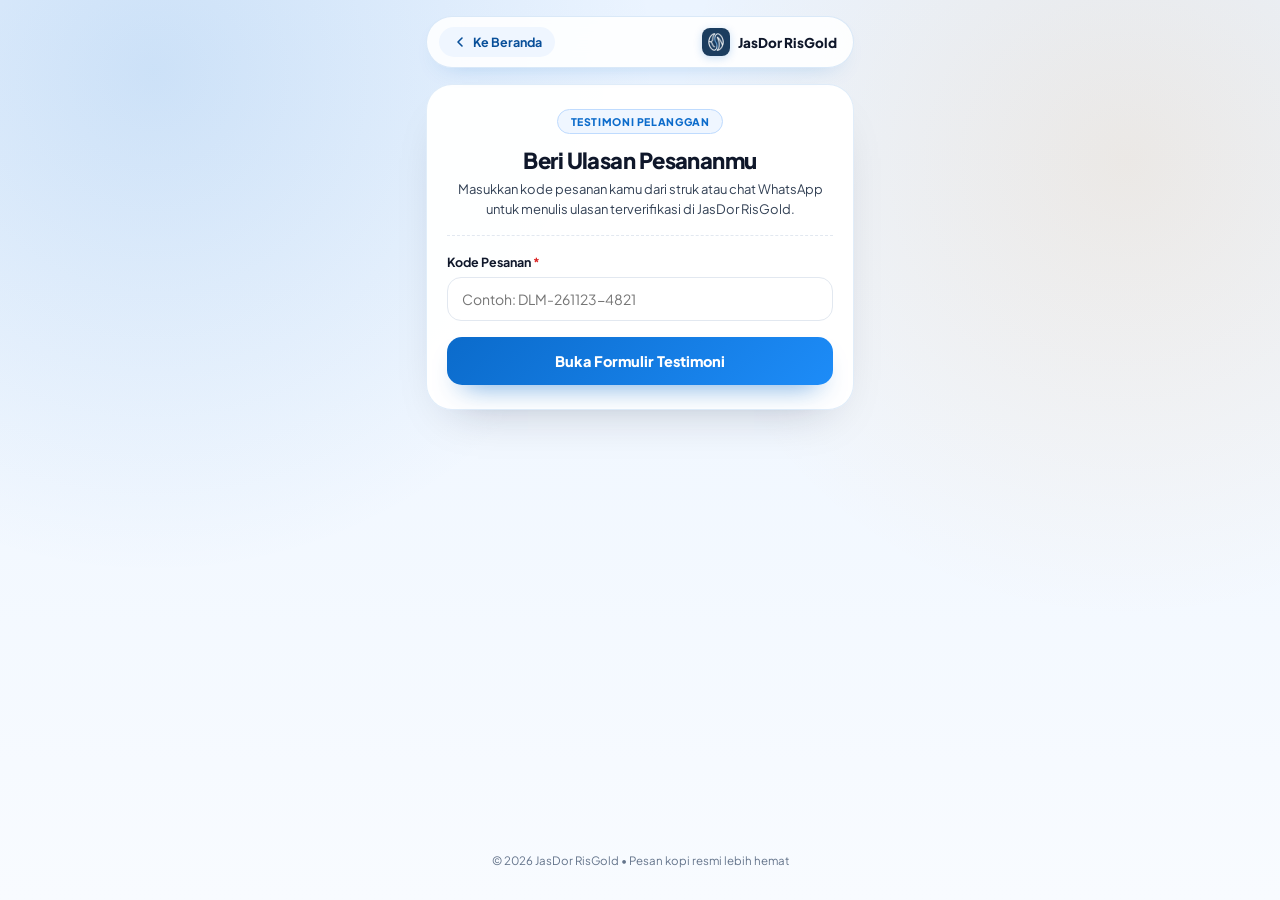
<file: review.html>
<!DOCTYPE html>
<html lang="id">
<head>
  <meta charset="UTF-8" />
  <meta name="viewport" content="width=device-width, initial-scale=1, viewport-fit=cover" />
  <title>Beri Testimoni - JasDor RisGold</title>
  <meta name="description" content="Bagikan pengalaman dan foto pesanan minumanmu di JasDor RisGold. Nama otomatis disensor demi privasi." />
  <meta name="robots" content="noindex, follow" />
  <meta name="theme-color" content="#0B6BCB" />
  <meta name="color-scheme" content="light" />

  <link rel="icon" href="/favicon.ico" sizes="any" />
  <link rel="icon" type="image/png" sizes="48x48" href="/src/assets/favicon-48.png" />
  <link rel="apple-touch-icon" sizes="180x180" href="/src/assets/apple-touch-icon.png" />

  <link rel="preconnect" href="https://fonts.googleapis.com" />
  <link rel="preconnect" href="https://fonts.gstatic.com" crossorigin />
  <link href="https://fonts.googleapis.com/css2?family=Inter:wght@400;500;600;700&family=JetBrains+Mono:wght@600;700&family=Plus+Jakarta+Sans:wght@500;600;700;800&display=swap" rel="stylesheet" />

  <link rel="stylesheet" href="src/css/review.css?v=1.0" />
</head>
<body>
  <div class="review-page">
    <header class="review-topbar">
      <a href="/" class="review-back-pill" aria-label="Kembali ke Beranda JasDor RisGold">
        <svg viewBox="0 0 24 24" width="16" height="16" fill="none" stroke="currentColor" stroke-width="2.4" stroke-linecap="round" stroke-linejoin="round" aria-hidden="true"><path d="m15 18-6-6 6-6"/></svg>
        <span>Ke Beranda</span>
      </a>
      <a href="/" class="review-brand-badge">
        <img src="src/assets/app-icon-64.png" alt="JasDor RisGold" width="28" height="28" />
        <span id="review-brand-title">JasDor RisGold</span>
      </a>
    </header>

    <main id="review-root" class="review-main">
      <div class="review-card review-loading">
        <div class="review-spinner" aria-hidden="true"></div>
        <p>Memeriksa kode pesanan kamu...</p>
      </div>
    </main>

    <footer class="review-footer">
      <p>&copy; 2026 <span id="review-footer-brand">JasDor RisGold</span> &bull; Pesan kopi resmi lebih hemat</p>
    </footer>
  </div>

  <div id="review-toast" class="review-toast-root" aria-live="polite"></div>

  <script src="src/data/config.js?v=6.8"></script>
  <script src="src/js/utils.js?v=6.7"></script>
  <script src="src/js/supabase-client.js?v=6.8"></script>
  <script src="src/js/review.js?v=1.0"></script>
</body>
</html>
</file>
<file: src/css/app.css>
/* ============================================================
   DIBELIIN LEBIH MURAH - DESIGN SYSTEM
   Clean Blue Coffee Commerce
   Mobile-first • Blue & white • Professional
   ============================================================ */

/* ------------------------------------------------------------
   1. TOKENS
   ------------------------------------------------------------ */
:root {
  /* Surface */
  --bg: #f4f8fe;
  --bg-deep: #e8f1fc;
  --surface: #ffffff;
  --surface-soft: #eaf2fb;
  --surface-mute: #f7faff;

  /* Brand blue */
  --primary: #0b6bcb;
  --primary-strong: #084f99;
  --primary-ink: #0a4c90;
  --primary-soft: #e3f0ff;
  --primary-line: #cfe4ff;

  /* Ink */
  --ink: #0f172a;
  --body: #475569;
  --muted: #5b6b82;

  /* Lines */
  --border: #dce8f7;
  --border-strong: #c6dbf2;

  /* Status */
  --success: #047857;
  --success-soft: #ecfdf5;
  --warning: #b45309;
  --danger: #dc2626;
  --danger-soft: #fef2f2;
  --star: #f59e0b;
  --wa: #25d366;
  --wa-deep: #128c4a;

  /* Shape */
  --r-xs: 8px;
  --r-sm: 12px;
  --r-md: 14px;
  --r-lg: 18px;
  --r-xl: 24px;
  --r-2xl: 28px;

  /* Elevation */
  --shadow-xs: 0 1px 2px rgba(15, 23, 42, 0.05);
  --shadow-sm: 0 2px 10px -4px rgba(15, 23, 42, 0.12);
  --shadow-md: 0 16px 34px -22px rgba(11, 107, 203, 0.55);
  --shadow-lg: 0 30px 70px -34px rgba(8, 79, 153, 0.6);

  /* Motion */
  --ease: cubic-bezier(0.16, 1, 0.3, 1);
  --ease-out: cubic-bezier(0.22, 1, 0.36, 1);

  /* Layout */
  --shell: 480px;
  --pad: 16px;
  --safe-b: env(safe-area-inset-bottom, 0px);

  /* Typography - Official Coffee App Standard (Plus Jakarta Sans + Inter, Tabular Nums) */
  --font-heading: "Plus Jakarta Sans", "Inter", ui-sans-serif, system-ui, -apple-system,
    "Segoe UI", Roboto, sans-serif;
  --font-sans: "Plus Jakarta Sans", "Inter", ui-sans-serif, system-ui, -apple-system,
    "Segoe UI", Roboto, "Helvetica Neue", Arial, sans-serif;
  --font-mono: "Plus Jakarta Sans", "Inter", ui-sans-serif, system-ui, -apple-system,
    "Segoe UI", Roboto, sans-serif;
}

/* ------------------------------------------------------------
   2. RESET & BASE
   ------------------------------------------------------------ */
*,
*::before,
*::after {
  box-sizing: border-box;
}

html {
  -webkit-text-size-adjust: 100%;
  scroll-behavior: smooth;
  overflow-x: hidden;
  overflow-x: clip;
}

body {
  margin: 0;
  min-height: 100vh;
  min-height: 100dvh;
  overflow-x: clip;
  color: var(--ink);
  font-family: var(--font-sans);
  font-size: 15px;
  line-height: 1.55;
  font-feature-settings: "cv02", "cv03", "cv04", "cv11";
  background:
    radial-gradient(1100px 560px at 12% -8%, #dcebff 0%, transparent 55%),
    radial-gradient(900px 520px at 102% 6%, #e6f2ff 0%, transparent 52%),
    #edf4fc;
  -webkit-font-smoothing: antialiased;
  text-rendering: optimizeLegibility;
}

img,
svg {
  display: block;
  max-width: 100%;
}

img {
  border: 0;
}

button,
input,
select,
textarea {
  font: inherit;
  color: inherit;
}

button {
  cursor: pointer;
  -webkit-tap-highlight-color: transparent;
}

h1,
h2,
h3,
h4,
p {
  margin: 0;
}

a {
  color: var(--primary);
  text-decoration: none;
}

:where(button, a, input, select, textarea, [tabindex]):focus-visible {
  outline: 2px solid var(--primary);
  outline-offset: 2px;
}

::selection {
  background: var(--primary-soft);
  color: var(--primary-ink);
}

/* ------------------------------------------------------------
   3. UTILITIES
   ------------------------------------------------------------ */
.is-hidden {
  display: none !important;
}

.sr-only {
  position: absolute;
  width: 1px;
  height: 1px;
  padding: 0;
  margin: -1px;
  overflow: hidden;
  clip: rect(0, 0, 0, 0);
  white-space: nowrap;
  border: 0;
}

.no-scrollbar {
  scrollbar-width: none;
  -ms-overflow-style: none;
}

.no-scrollbar::-webkit-scrollbar {
  display: none;
}

.min-w-0 {
  min-width: 0;
}

.skip-link {
  position: fixed;
  top: 10px;
  left: 50%;
  z-index: 200;
  padding: 10px 16px;
  border-radius: 10px;
  background: var(--primary);
  color: #fff;
  font-size: 12px;
  font-weight: 700;
  transform: translate(-50%, -160%);
  transition: transform 0.2s var(--ease);
}

.skip-link:focus {
  transform: translate(-50%, 0);
}

/* Lucide size helpers (icons are inline SVG) */
.w-2\.5 { width: 0.625rem; }
.h-2\.5 { height: 0.625rem; }
.w-3 { width: 0.75rem; }
.h-3 { height: 0.75rem; }
.w-3\.5 { width: 0.875rem; }
.h-3\.5 { height: 0.875rem; }
.w-4 { width: 1rem; }
.h-4 { height: 1rem; }
.w-5 { width: 1.25rem; }
.h-5 { height: 1.25rem; }
.w-6 { width: 1.5rem; }
.h-6 { height: 1.5rem; }
.w-7 { width: 1.75rem; }
.h-7 { height: 1.75rem; }
.w-8 { width: 2rem; }
.h-8 { height: 2rem; }
.w-12 { width: 3rem; }
.h-12 { height: 3rem; }
.w-14 { width: 3.5rem; }
.h-14 { height: 3.5rem; }

/* ------------------------------------------------------------
   4. APP SHELL
   ------------------------------------------------------------ */
.app-shell {
  position: relative;
  width: 100%;
  max-width: var(--shell);
  min-height: 100vh;
  min-height: 100dvh;
  margin: 0 auto;
  background: var(--bg);
}

.app-top {
  position: sticky;
  top: 0;
  z-index: 40;
  background: rgba(244, 248, 254, 0.92);
  -webkit-backdrop-filter: blur(18px) saturate(150%);
  backdrop-filter: blur(18px) saturate(150%);
  border-bottom: 1px solid transparent;
  transition: border-color 0.25s var(--ease), box-shadow 0.25s var(--ease), background 0.25s var(--ease);
}

.app-top.is-scrolled {
  border-bottom-color: var(--border);
  box-shadow: 0 10px 24px -22px rgba(8, 79, 153, 0.8);
}

.app-header {
  display: flex;
  align-items: center;
  justify-content: space-between;
  gap: 12px;
  padding: 14px var(--pad) 10px;
}

.header-left {
  display: flex;
  align-items: center;
  gap: 10px;
  flex: 1;
  min-width: 0;
}

.header-copy {
  display: flex;
  flex-direction: column;
  min-width: 0;
}

.header-eyebrow {
  font-size: 10.5px;
  font-weight: 700;
  letter-spacing: 0.06em;
  text-transform: uppercase;
  color: var(--primary);
  white-space: nowrap;
  overflow: hidden;
  text-overflow: ellipsis;
}

.header-title {
  font-size: 17px;
  font-weight: 800;
  letter-spacing: -0.02em;
  line-height: 1.2;
  color: var(--ink);
  white-space: nowrap;
  overflow: hidden;
  text-overflow: ellipsis;
}

.header-subtitle {
  font-size: 11px;
  font-weight: 500;
  color: var(--muted);
  white-space: nowrap;
  overflow: hidden;
  text-overflow: ellipsis;
}

.logo-mark {
  display: grid;
  place-items: center;
  width: 42px;
  height: 42px;
  flex-shrink: 0;
  border-radius: 13px;
  overflow: hidden;
  color: #fff;
  background: #18385e;
  box-shadow: 0 8px 18px -10px rgba(24, 56, 94, 0.72);
}

.logo-mark-img {
  width: 100%;
  height: 100%;
  object-fit: cover;
  display: block;
}

.header-wordmark-wrap {
  display: flex;
  align-items: center;
  min-width: 0;
}

.header-wordmark-img {
  height: 40px;
  width: auto;
  max-width: 164px;
  object-fit: contain;
  display: block;
}

.icon-btn {
  display: grid;
  place-items: center;
  width: 44px;
  height: 44px;
  flex-shrink: 0;
  border: 1px solid var(--border);
  border-radius: 14px;
  background: var(--surface);
  color: var(--ink);
  box-shadow: var(--shadow-xs);
  transition: transform 0.15s var(--ease), background 0.2s var(--ease),
    border-color 0.2s var(--ease);
}

.icon-btn:active {
  transform: scale(0.94);
}

.header-back {
  background: rgba(255, 255, 255, 0.9);
}

.cart-btn {
  position: relative;
  display: grid;
  place-items: center;
  width: 44px;
  height: 44px;
  flex-shrink: 0;
  border: 1px solid var(--border);
  border-radius: 14px;
  background: var(--surface);
  color: var(--primary);
  box-shadow: var(--shadow-xs);
  transition: transform 0.15s var(--ease), box-shadow 0.2s var(--ease);
}

.cart-btn:active {
  transform: scale(0.94);
}

.cart-badge {
  position: absolute;
  top: -5px;
  right: -5px;
  display: grid;
  place-items: center;
  min-width: 19px;
  height: 19px;
  padding: 0 5px;
  border-radius: 999px;
  border: 2px solid var(--bg);
  background: var(--primary);
  color: #fff;
  font-size: 10px;
  font-weight: 800;
  line-height: 1;
  animation: badge-pop 0.3s var(--ease);
}

/* Step progress */
.step-progress {
  padding: 0 var(--pad) 12px;
}

.step-progress-inner {
  display: flex;
  flex-direction: column;
  gap: 7px;
}

.step-bars {
  display: flex;
  gap: 5px;
}

.step-bar {
  flex: 1;
  height: 4px;
  border-radius: 999px;
  background: #dbe7f5;
  overflow: hidden;
  transition: background 0.3s var(--ease);
}

.step-bar.is-done {
  background: #9cc6f4;
}

.step-bar.is-current {
  background: linear-gradient(90deg, #1180e8, #0b6bcb);
  box-shadow: 0 0 0 1px rgba(11, 107, 203, 0.14);
}

.app-main {
  padding: 4px var(--pad) 28px;
  outline: none;
  animation: page-in 0.4s var(--ease);
}

body.has-bottom-bar .app-main {
  padding-bottom: 108px;
}

/* ------------------------------------------------------------
   5. TYPOGRAPHY & SECTIONS
   ------------------------------------------------------------ */
.eyebrow {
  font-size: 10.5px;
  font-weight: 800;
  letter-spacing: 0.08em;
  text-transform: uppercase;
  color: var(--primary);
  margin-bottom: 2px;
}

.section {
  margin-top: 24px;
}

.section-head {
  display: flex;
  align-items: flex-end;
  justify-content: space-between;
  gap: 12px;
  margin-bottom: 12px;
}

.section-title {
  font-size: 18px;
  font-weight: 800;
  letter-spacing: -0.02em;
  line-height: 1.25;
  color: var(--ink);
}

.section-title.small {
  font-size: 15px;
}

.section-count {
  flex-shrink: 0;
  font-size: 10.5px;
  font-weight: 700;
  color: var(--primary-ink);
  background: var(--primary-soft);
  border: 1px solid var(--primary-line);
  padding: 4px 9px;
  border-radius: 999px;
  white-space: nowrap;
}

.section-head.compact {
  margin-bottom: 10px;
}

/* ------------------------------------------------------------
   6. HERO
   ------------------------------------------------------------ */
.hero-card {
  position: relative;
  overflow: hidden;
  margin-top: 4px;
  border: 1px solid var(--border);
  border-radius: var(--r-xl);
  background: var(--surface);
  box-shadow: var(--shadow-md);
}

.hero-media {
  position: relative;
  display: block;
  aspect-ratio: 16 / 9;
  overflow: hidden;
  background: linear-gradient(140deg, #d9e9fb, #eef6ff);
}

.hero-img {
  position: absolute;
  inset: 0;
  width: 100%;
  height: 100%;
  object-fit: cover;
  transform: scale(1.02);
  animation: hero-zoom 14s ease-in-out infinite alternate;
}

.hero-shade {
  position: absolute;
  inset: 0;
  background: linear-gradient(
    180deg,
    rgba(8, 40, 74, 0.08) 0%,
    rgba(8, 40, 74, 0.18) 55%,
    rgba(244, 248, 254, 0.96) 100%
  );
}

.hero-content {
  position: relative;
  margin-top: -30px;
  padding: 0 16px 16px;
}

.hero-eyebrow {
  display: inline-flex;
  align-items: center;
  gap: 5px;
  padding: 4px 9px;
  border-radius: 999px;
  background: rgba(255, 255, 255, 0.86);
  -webkit-backdrop-filter: blur(8px);
  backdrop-filter: blur(8px);
  border: 1px solid rgba(255, 255, 255, 0.9);
  box-shadow: var(--shadow-xs);
  color: var(--primary-ink);
  font-size: 10px;
  font-weight: 700;
  letter-spacing: 0.02em;
}

.hero-title {
  margin-top: 9px;
  font-size: 26px;
  font-weight: 800;
  letter-spacing: -0.035em;
  line-height: 1.12;
  color: var(--ink);
}

.hero-title span {
  color: var(--primary);
}

.hero-text {
  margin-top: 7px;
  font-size: 12.5px;
  line-height: 1.55;
  color: var(--body);
  max-width: 34ch;
}

.hero-brand-row {
  display: flex;
  align-items: center;
  margin-top: 13px;
}

.hero-brand-dot {
  display: grid;
  place-items: center;
  width: 28px;
  height: 28px;
  margin-right: -8px;
  border-radius: 999px;
  border: 2px solid #fff;
  background: var(--dot);
  color: #fff;
  font-size: 11px;
  font-weight: 800;
  box-shadow: var(--shadow-xs);
}

.hero-brand-note {
  margin-left: 16px;
  font-size: 10.5px;
  font-weight: 700;
  color: var(--muted);
}

/* ------------------------------------------------------------
   7. BRAND GRID
   ------------------------------------------------------------ */
.brand-grid {
  display: grid;
  grid-template-columns: repeat(2, minmax(0, 1fr));
  gap: 10px;
}

.brand-card {
  position: relative;
  display: flex;
  flex-direction: column;
  gap: 9px;
  min-height: 158px;
  padding: 13px;
  overflow: hidden;
  text-align: left;
  border: 1px solid color-mix(in srgb, var(--brand) 18%, #ffffff);
  border-radius: var(--r-lg);
  background:
    linear-gradient(158deg, #ffffff 18%, var(--brand-soft) 100%);
  box-shadow: var(--shadow-xs);
  transition: transform 0.18s var(--ease), box-shadow 0.25s var(--ease),
    border-color 0.2s var(--ease);
}

.brand-card:active {
  transform: scale(0.975);
}

.brand-card-glow {
  position: absolute;
  top: -46px;
  right: -40px;
  width: 118px;
  height: 118px;
  border-radius: 999px;
  background: radial-gradient(circle, var(--brand) 0%, transparent 70%);
  opacity: 0.16;
  pointer-events: none;
}

.brand-card-top {
  display: flex;
  align-items: center;
  justify-content: space-between;
  gap: 6px;
  position: relative;
}

.brand-monogram {
  display: grid;
  place-items: center;
  width: 44px;
  height: 44px;
  overflow: hidden;
  border-radius: 14px;
  background: #fff;
  border: 1px solid rgba(15, 23, 42, 0.08);
  color: var(--brand-deep);
  font-size: 18px;
  font-weight: 800;
  box-shadow: var(--shadow-xs);
}

.brand-logo img {
  width: 100%;
  height: 100%;
  object-fit: cover;
}

.brand-rating {
  display: inline-flex;
  align-items: center;
  gap: 4px;
  padding: 4px 8px;
  border-radius: 999px;
  background: rgba(255, 255, 255, 0.88);
  border: 1px solid rgba(15, 23, 42, 0.06);
  color: var(--brand-deep);
  font-family: var(--font-mono);
  font-size: 11.5px;
  font-weight: 700;
}

.brand-rating svg {
  color: var(--star);
}

.brand-card-body {
  display: flex;
  flex-direction: column;
  gap: 4px;
  position: relative;
}

.brand-promo {
  align-self: flex-start;
  padding: 3.5px 8px;
  border-radius: 999px;
  background: rgba(255, 255, 255, 0.9);
  border: 1px solid color-mix(in srgb, var(--brand) 22%, transparent);
  color: var(--brand-deep);
  font-size: 11px;
  font-weight: 800;
  letter-spacing: 0.03em;
  text-transform: uppercase;
}

.brand-name {
  font-size: 16px;
  font-weight: 800;
  letter-spacing: -0.02em;
  line-height: 1.25;
  color: var(--ink);
}

.brand-tagline {
  display: -webkit-box;
  -webkit-line-clamp: 2;
  -webkit-box-orient: vertical;
  overflow: hidden;
  font-size: 12.5px;
  line-height: 1.45;
  color: var(--body);
}

.brand-card-foot {
  display: flex;
  align-items: center;
  justify-content: space-between;
  gap: 6px;
  margin-top: auto;
  padding-top: 6px;
  border-top: 1px dashed color-mix(in srgb, var(--brand) 18%, transparent);
  position: relative;
}

.brand-menu-count {
  font-size: 11.5px;
  font-weight: 600;
  color: var(--body);
}

.brand-cta {
  display: inline-flex;
  align-items: center;
  gap: 4px;
  font-size: 12px;
  font-weight: 800;
  color: var(--brand-deep);
}

/* ------------------------------------------------------------
   8. HORIZONTAL RAIL & PROMO CARDS
   ------------------------------------------------------------ */
.h-scroll {
  display: flex;
  gap: 12px;
  overflow-x: auto;
  margin-inline: calc(var(--pad) * -1);
  padding: 2px var(--pad) 6px;
  scroll-snap-type: x proximity;
  scroll-padding-inline: var(--pad);
  -webkit-overflow-scrolling: touch;
}

.promo-card {
  flex: 0 0 166px;
  width: 166px;
  padding: 0;
  overflow: hidden;
  text-align: left;
  border: 1px solid var(--border);
  border-radius: var(--r-md);
  background: var(--surface);
  box-shadow: var(--shadow-xs);
  scroll-snap-align: start;
  transition: transform 0.18s var(--ease), box-shadow 0.25s var(--ease);
}

.promo-card:active {
  transform: scale(0.975);
}

.promo-rail {
  scroll-snap-type: x mandatory;
}

.promo-card.is-compact {
  flex-basis: 142px;
  width: 142px;
}

.promo-card.is-compact .promo-media {
  aspect-ratio: 1 / 1;
}

.promo-card.is-compact .promo-name {
  font-size: 11.5px;
}

.promo-media {
  position: relative;
  display: block;
  aspect-ratio: 4 / 3;
  overflow: hidden;
  background: var(--surface-soft);
}

.promo-img {
  position: absolute;
  inset: 0;
  width: 100%;
  height: 100%;
  object-fit: cover;
  transition: transform 0.5s var(--ease);
}

.promo-card:hover .promo-img {
  transform: scale(1.05);
}

.promo-body {
  display: flex;
  flex-direction: column;
  gap: 2px;
  padding: 9px 10px 11px;
}

.promo-brand {
  font-size: 9.5px;
  font-weight: 800;
  letter-spacing: 0.06em;
  text-transform: uppercase;
  color: var(--primary);
}

.promo-name {
  display: -webkit-box;
  -webkit-line-clamp: 2;
  -webkit-box-orient: vertical;
  overflow: hidden;
  min-height: 32px;
  font-size: 12px;
  font-weight: 700;
  line-height: 1.32;
  color: var(--ink);
}

.promo-price {
  display: flex;
  align-items: baseline;
  gap: 5px;
  margin-top: 3px;
}

.promo-price strong {
  font-size: 13px;
  font-weight: 800;
  color: var(--ink);
}

.promo-price s {
  font-size: 10px;
  color: var(--muted);
}

/* Badges */
.badge {
  display: inline-flex;
  align-items: center;
  gap: 3px;
  padding: 3px 7px;
  border-radius: 999px;
  font-size: 9.5px;
  font-weight: 800;
  line-height: 1.2;
  letter-spacing: 0.01em;
  white-space: nowrap;
}

.badge-save {
  background: #e11d48;
  color: #fff;
  box-shadow: 0 4px 10px -6px rgba(225, 29, 72, 0.9);
}

.badge-best {
  background: rgba(15, 23, 42, 0.72);
  color: #fff;
  -webkit-backdrop-filter: blur(6px);
  backdrop-filter: blur(6px);
}

.promo-media .badge,
.product-media > .badge {
  position: absolute;
  top: 8px;
  left: 8px;
}

/* ------------------------------------------------------------
   9. STEPS, TRUST, FOOTER
   ------------------------------------------------------------ */
.steps-list {
  display: grid;
  gap: 9px;
}

.step-item {
  display: flex;
  align-items: flex-start;
  gap: 12px;
  padding: 12px 13px;
  border: 1px solid var(--border);
  border-radius: var(--r-md);
  background: var(--surface);
  box-shadow: var(--shadow-xs);
}

.step-icon {
  display: grid;
  place-items: center;
  width: 40px;
  height: 40px;
  flex-shrink: 0;
  border-radius: 12px;
  background: var(--primary-soft);
  color: var(--primary);
}

.step-item strong {
  display: block;
  font-size: 12.5px;
  font-weight: 800;
  color: var(--ink);
}

.step-item p {
  margin-top: 2px;
  font-size: 11px;
  line-height: 1.45;
  color: var(--body);
}

.trust-row {
  display: grid;
  grid-template-columns: repeat(3, minmax(0, 1fr));
  gap: 8px;
  margin-top: 20px;
}

.trust-item {
  display: flex;
  flex-direction: column;
  align-items: center;
  gap: 3px;
  padding: 12px 7px;
  text-align: center;
  border: 1px solid var(--border);
  border-radius: var(--r-md);
  background: var(--surface);
  box-shadow: var(--shadow-xs);
}

.trust-icon {
  display: grid;
  place-items: center;
  width: 34px;
  height: 34px;
  margin-bottom: 3px;
  border-radius: 999px;
  background: var(--primary-soft);
  color: var(--primary);
}

.trust-item strong {
  font-size: 10.5px;
  font-weight: 800;
  line-height: 1.25;
  color: var(--ink);
}

.trust-item small {
  font-size: 9.5px;
  line-height: 1.3;
  color: var(--muted);
}

.app-footer {
  margin-top: 26px;
  padding: 18px 0 6px;
  border-top: 1px dashed var(--border-strong);
  text-align: center;
}

.footer-brand {
  display: inline-flex;
  align-items: center;
  gap: 6px;
  margin-bottom: 6px;
  font-size: 11.5px;
  font-weight: 800;
  color: var(--ink);
}

.footer-brand svg {
  color: var(--primary);
}

.app-footer p {
  font-size: 10.5px;
  line-height: 1.6;
  color: var(--muted);
}

.app-footer p + p {
  margin-top: 2px;
}

/* Last order */
.last-order-card {
  display: flex;
  align-items: center;
  gap: 11px;
  padding: 12px;
  border: 1px solid var(--border);
  border-radius: var(--r-md);
  background: var(--surface);
  box-shadow: var(--shadow-xs);
}

.last-order-icon {
  display: grid;
  place-items: center;
  width: 40px;
  height: 40px;
  flex-shrink: 0;
  border-radius: 12px;
  background: var(--primary-soft);
  color: var(--primary);
}

.last-order-copy {
  display: flex;
  flex-direction: column;
  gap: 1px;
  flex: 1;
  min-width: 0;
}

.last-order-copy strong {
  font-size: 12px;
  font-weight: 800;
  color: var(--ink);
  white-space: nowrap;
  overflow: hidden;
  text-overflow: ellipsis;
}

.last-order-copy span {
  font-size: 10.5px;
  color: var(--muted);
}

/* ------------------------------------------------------------
   10. BRAND / OUTLET STRIP
   ------------------------------------------------------------ */
.brand-strip,
.outlet-strip {
  display: flex;
  align-items: center;
  gap: 12px;
  padding: 13px;
  border: 1px solid color-mix(in srgb, var(--brand) 16%, #ffffff);
  border-radius: var(--r-lg);
  background: linear-gradient(140deg, #ffffff 20%, var(--brand-soft) 100%);
  box-shadow: var(--shadow-xs);
}

.brand-strip-logo,
.outlet-strip-logo {
  display: grid;
  place-items: center;
  width: 46px;
  height: 46px;
  flex-shrink: 0;
  border-radius: 14px;
  background: #fff;
  border: 1px solid rgba(15, 23, 42, 0.06);
  color: var(--brand-deep);
  font-size: 19px;
  font-weight: 800;
  box-shadow: var(--shadow-xs);
}

.brand-strip-copy,
.outlet-strip-copy {
  flex: 1;
  min-width: 0;
}

.brand-strip-copy h2,
.outlet-strip-copy h2 {
  font-size: 14.5px;
  font-weight: 800;
  letter-spacing: -0.015em;
  line-height: 1.3;
  color: var(--ink);
  white-space: nowrap;
  overflow: hidden;
  text-overflow: ellipsis;
}

.brand-strip-copy > span,
.outlet-strip-copy > span {
  display: inline-flex;
  align-items: center;
  gap: 4px;
  margin-top: 2px;
  max-width: 100%;
  font-size: 10.5px;
  color: var(--muted);
  white-space: nowrap;
  overflow: hidden;
  text-overflow: ellipsis;
}

/* ------------------------------------------------------------
   11. SEARCH & CHIPS
   ------------------------------------------------------------ */
.search-field {
  display: flex;
  align-items: center;
  gap: 9px;
  height: 48px;
  padding: 0 13px;
  margin-bottom: 12px;
  border: 1px solid var(--border);
  border-radius: var(--r-md);
  background: var(--surface);
  color: var(--muted);
  box-shadow: var(--shadow-xs);
  transition: border-color 0.2s var(--ease), box-shadow 0.2s var(--ease);
}

.search-field:focus-within {
  border-color: var(--primary);
  box-shadow: 0 0 0 3px rgba(11, 107, 203, 0.12);
}

.search-field svg {
  flex-shrink: 0;
  color: var(--muted);
}

.search-input {
  flex: 1;
  min-width: 0;
  height: 100%;
  border: 0;
  outline: 0;
  background: transparent;
  color: var(--ink);
  font-size: 16px;
}

.search-input::placeholder {
  color: #94a3b8;
  font-size: 13.5px;
}

.chip-row {
  display: flex;
  gap: 8px;
  overflow-x: auto;
  margin-bottom: 13px;
  padding-bottom: 2px;
  -webkit-overflow-scrolling: touch;
}

.chip {
  flex-shrink: 0;
  min-height: 38px;
  padding: 0 13px;
  border: 1px solid var(--border);
  border-radius: 999px;
  background: var(--surface);
  color: var(--body);
  font-size: 12px;
  font-weight: 700;
  transition: background 0.2s var(--ease), color 0.2s var(--ease),
    border-color 0.2s var(--ease), transform 0.15s var(--ease);
}

.chip:active {
  transform: scale(0.96);
}

.chip.is-active {
  border-color: var(--primary);
  background: var(--primary);
  color: #fff;
  box-shadow: 0 8px 16px -10px rgba(11, 107, 203, 0.9);
}

/* ------------------------------------------------------------
   12. OUTLET LIST
   ------------------------------------------------------------ */
.outlet-list {
  display: grid;
  gap: 10px;
}

.outlet-card {
  display: flex;
  align-items: center;
  gap: 12px;
  width: 100%;
  padding: 13px;
  text-align: left;
  border: 1px solid var(--border);
  border-radius: var(--r-md);
  background: var(--surface);
  box-shadow: var(--shadow-xs);
  transition: transform 0.18s var(--ease), border-color 0.2s var(--ease),
    box-shadow 0.25s var(--ease);
}

.outlet-card:active {
  transform: scale(0.985);
}

.outlet-icon {
  display: grid;
  place-items: center;
  width: 42px;
  height: 42px;
  flex-shrink: 0;
  border-radius: 13px;
  background: var(--primary-soft);
  color: var(--primary);
}

.outlet-copy {
  display: flex;
  flex-direction: column;
  gap: 3px;
  flex: 1;
  min-width: 0;
}

.outlet-title-row {
  display: flex;
  align-items: center;
  justify-content: space-between;
  gap: 8px;
}

.outlet-name {
  font-size: 13px;
  font-weight: 800;
  line-height: 1.3;
  color: var(--ink);
  overflow: hidden;
  text-overflow: ellipsis;
  white-space: nowrap;
}

.open-badge {
  display: inline-flex;
  align-items: center;
  gap: 3px;
  flex-shrink: 0;
  padding: 3px 7px;
  border-radius: 999px;
  background: var(--success-soft);
  color: var(--success);
  font-size: 9.5px;
  font-weight: 800;
}

.outlet-address {
  font-size: 11px;
  line-height: 1.4;
  color: var(--muted);
}

.outlet-meta {
  display: flex;
  flex-wrap: wrap;
  gap: 3px 10px;
  margin-top: 2px;
  font-size: 10px;
  color: var(--muted);
}

.outlet-meta span {
  display: inline-flex;
  align-items: center;
  gap: 3px;
}

.outlet-arrow {
  flex-shrink: 0;
  color: var(--muted);
}

/* Note card */
.note-card {
  display: flex;
  align-items: flex-start;
  gap: 9px;
  margin-top: 14px;
  padding: 11px 12px;
  border: 1px solid #d8e8fb;
  border-radius: var(--r-sm);
  background: #f1f7ff;
  color: var(--primary-ink);
}

.note-card svg {
  flex-shrink: 0;
  margin-top: 1px;
  color: var(--primary);
}

.note-card p {
  font-size: 11px;
  line-height: 1.5;
}

/* ------------------------------------------------------------
   13. MENU & PRODUCT CARDS
   ------------------------------------------------------------ */
.menu-section {
  margin-top: 16px;
}

.menu-toolbar {
  display: flex;
  align-items: flex-end;
  justify-content: space-between;
  gap: 12px;
  margin: 2px 0 12px;
}

.menu-count {
  display: block;
  margin-top: 2px;
  font-size: 10.5px;
  color: var(--muted);
}

.sort-field {
  position: relative;
  display: inline-flex;
  align-items: center;
  height: 40px;
  padding: 0 8px;
  border: 1px solid var(--border);
  border-radius: var(--r-sm);
  background: var(--surface);
  color: var(--body);
  box-shadow: var(--shadow-xs);
}

.sort-field svg {
  position: absolute;
  right: 8px;
  pointer-events: none;
  color: var(--muted);
}

.sort-select {
  height: 100%;
  padding: 0 20px 0 4px;
  border: 0;
  outline: 0;
  background: transparent;
  color: var(--body);
  font-size: 12px;
  font-weight: 700;
  -webkit-appearance: none;
  appearance: none;
}

.best-section {
  margin-bottom: 18px;
}

.product-grid {
  display: grid;
  grid-template-columns: repeat(2, minmax(0, 1fr));
  gap: 11px;
}

.product-card {
  position: relative;
  display: flex;
  flex-direction: column;
  padding: 0;
  overflow: hidden;
  text-align: left;
  border: 1px solid var(--border);
  border-radius: var(--r-lg);
  background: var(--surface);
  box-shadow: var(--shadow-xs);
  transition: transform 0.18s var(--ease), box-shadow 0.25s var(--ease),
    border-color 0.2s var(--ease);
}

.product-card:active {
  transform: scale(0.975);
}

.product-media {
  position: relative;
  display: block;
  aspect-ratio: 1 / 1;
  overflow: hidden;
  background: linear-gradient(150deg, #e7f1fd, #f7fbff);
}

.product-img {
  position: absolute;
  inset: 0;
  width: 100%;
  height: 100%;
  object-fit: cover;
  transition: transform 0.5s var(--ease);
}

.product-card:hover .product-img {
  transform: scale(1.05);
}

.product-badges {
  position: absolute;
  top: 8px;
  left: 8px;
  display: flex;
  flex-direction: column;
  align-items: flex-start;
  gap: 4px;
}

.product-add {
  position: absolute;
  right: 8px;
  bottom: 8px;
  display: grid;
  place-items: center;
  width: 32px;
  height: 32px;
  border-radius: 999px;
  border: 2px solid #fff;
  background: linear-gradient(140deg, #1180e8, #0b6bcb);
  color: #fff;
  box-shadow: 0 8px 16px -8px rgba(11, 107, 203, 0.95);
  transition: transform 0.18s var(--ease);
}

.product-card:active .product-add {
  transform: scale(0.9);
}

.product-body {
  display: flex;
  flex-direction: column;
  gap: 4px;
  flex: 1;
  padding: 12px;
}

.product-category {
  font-size: 10.5px;
  font-weight: 800;
  letter-spacing: 0.06em;
  text-transform: uppercase;
  color: var(--primary);
}

.product-name {
  display: -webkit-box;
  -webkit-line-clamp: 2;
  -webkit-box-orient: vertical;
  overflow: hidden;
  min-height: 36px;
  font-size: 14px;
  font-weight: 800;
  line-height: 1.32;
  letter-spacing: -0.015em;
  color: var(--ink);
}

.product-desc {
  display: -webkit-box;
  -webkit-line-clamp: 2;
  -webkit-box-orient: vertical;
  overflow: hidden;
  font-size: 12px;
  line-height: 1.45;
  color: var(--body);
}

.product-price-row {
  display: flex;
  align-items: flex-end;
  justify-content: space-between;
  gap: 6px;
  margin-top: auto;
  padding-top: 6px;
}

.product-price {
  display: flex;
  flex-wrap: wrap;
  align-items: baseline;
  gap: 5px;
  font-variant-numeric: tabular-nums;
}

.product-price strong {
  font-family: var(--font-mono);
  font-size: 14px;
  font-weight: 800;
  letter-spacing: -0.02em;
  color: var(--primary-strong);
}

.product-price s {
  font-family: var(--font-mono);
  font-size: 11px;
  color: var(--muted);
}

.product-save-chip {
  display: inline-flex;
  align-items: center;
  align-self: flex-start;
  padding: 2px 7px;
  margin-top: 2px;
  border-radius: 6px;
  background: var(--success-soft);
  color: var(--success);
  font-family: var(--font-mono);
  font-size: 10.5px;
  font-weight: 700;
}

.product-rating {
  display: inline-flex;
  align-items: center;
  gap: 3px;
  flex-shrink: 0;
  font-family: var(--font-mono);
  font-size: 11.5px;
  font-weight: 700;
  color: var(--body);
}

.product-rating svg {
  color: var(--star);
}

/* Media fallback (behind every photo) */
.media-fallback {
  position: absolute;
  inset: 0;
  display: grid;
  place-items: center;
  background: linear-gradient(150deg, #e7f1fd, #f8fbff);
  color: #a9c8ea;
}

.media-fallback svg {
  width: 34%;
  height: 34%;
  max-width: 44px;
  max-height: 44px;
}

/* ------------------------------------------------------------
   14. EMPTY STATES
   ------------------------------------------------------------ */
.empty-state {
  display: flex;
  flex-direction: column;
  align-items: center;
  gap: 5px;
  padding: 36px 22px;
  text-align: center;
  border: 1px dashed var(--border-strong);
  border-radius: var(--r-xl);
  background: var(--surface);
}

.empty-state.compact {
  padding: 26px 18px;
}

.empty-icon {
  display: grid;
  place-items: center;
  width: 62px;
  height: 62px;
  margin-bottom: 5px;
  border-radius: 999px;
  background: var(--primary-soft);
  color: var(--primary);
}

.empty-state h2,
.empty-state h3 {
  font-size: 16px;
  font-weight: 800;
  color: var(--ink);
}

.empty-state p {
  max-width: 280px;
  font-size: 12px;
  line-height: 1.55;
  color: var(--body);
}

.empty-state button {
  margin-top: 8px;
}

.cart-empty {
  margin-top: 8px;
}

/* ------------------------------------------------------------
   15. CART
   ------------------------------------------------------------ */
.cart-list {
  display: grid;
  gap: 10px;
  margin-bottom: 12px;
}

.cart-item {
  display: flex;
  gap: 11px;
  padding: 12px;
  border: 1px solid var(--border);
  border-radius: var(--r-md);
  background: var(--surface);
  box-shadow: var(--shadow-xs);
  animation: card-in 0.35s var(--ease) both;
}

.cart-media {
  position: relative;
  width: 62px;
  height: 62px;
  flex-shrink: 0;
  overflow: hidden;
  border-radius: 12px;
  background: var(--surface-soft);
}

.cart-img {
  position: absolute;
  inset: 0;
  width: 100%;
  height: 100%;
  object-fit: cover;
}

.cart-copy {
  flex: 1;
  min-width: 0;
}

.cart-title-row {
  display: flex;
  align-items: flex-start;
  justify-content: space-between;
  gap: 8px;
}

.cart-title-row h3 {
  font-size: 12.5px;
  font-weight: 800;
  line-height: 1.35;
  color: var(--ink);
}

.icon-btn.danger {
  width: 44px;
  height: 44px;
  margin: -10px -8px 0 0;
  border-color: transparent;
  background: transparent;
  color: var(--muted);
  box-shadow: none;
}

.icon-btn.danger:active {
  background: var(--danger-soft);
  color: var(--danger);
}

.cart-options {
  margin-top: 3px;
  font-size: 10.5px;
  line-height: 1.5;
  color: var(--muted);
}

.cart-notes {
  display: inline-block;
  margin-top: 5px;
  padding: 3px 8px;
  border-radius: 7px;
  background: #fffbeb;
  color: var(--warning);
  font-size: 10px;
  line-height: 1.4;
}

.cart-bottom {
  display: flex;
  align-items: center;
  justify-content: space-between;
  gap: 10px;
  margin-top: 8px;
}

.cart-bottom strong {
  font-size: 13px;
  font-weight: 800;
  color: var(--ink);
}

/* Quantity stepper */
.qty-stepper {
  display: inline-flex;
  align-items: center;
  gap: 2px;
  padding: 2px;
  border: 1px solid var(--border);
  border-radius: 999px;
  background: var(--surface-soft);
}

.qty-btn {
  display: grid;
  place-items: center;
  width: 44px;
  height: 44px;
  border: 0;
  border-radius: 999px;
  background: #fff;
  color: var(--ink);
  box-shadow: var(--shadow-xs);
  transition: transform 0.15s var(--ease), background 0.2s var(--ease);
}

.qty-btn:active {
  transform: scale(0.9);
  background: var(--primary-soft);
  color: var(--primary);
}

.qty-value {
  min-width: 24px;
  text-align: center;
  font-size: 13px;
  font-weight: 800;
  color: var(--ink);
}

.qty-stepper.small {
  padding: 1px;
}

.qty-stepper.small .qty-btn {
  width: 40px;
  height: 40px;
}

.qty-stepper.small .qty-value {
  min-width: 20px;
  font-size: 12px;
}

/* ------------------------------------------------------------
   16. SUMMARY
   ------------------------------------------------------------ */
.summary-card {
  margin-top: 16px;
  padding: 15px;
  border: 1px solid var(--border);
  border-radius: var(--r-lg);
  background: var(--surface);
  box-shadow: var(--shadow-sm);
}

.summary-row {
  display: flex;
  align-items: center;
  justify-content: space-between;
  gap: 10px;
  padding: 4px 0;
  font-size: 12px;
  color: var(--body);
}

.summary-row strong {
  font-size: 12px;
  font-weight: 700;
  color: var(--ink);
}

.summary-row.is-success,
.summary-row.is-success strong {
  color: var(--success);
}

.summary-note {
  display: flex;
  align-items: center;
  gap: 5px;
  margin-top: 7px;
  padding-top: 8px;
  border-top: 1px dashed var(--border);
  font-size: 10px;
  line-height: 1.45;
  color: var(--muted);
}

.summary-note svg {
  flex-shrink: 0;
  color: var(--primary);
}

.summary-total {
  display: flex;
  align-items: center;
  justify-content: space-between;
  gap: 10px;
  margin-top: 7px;
  padding-top: 10px;
  border-top: 1px solid var(--border);
}

.summary-total span {
  font-size: 12.5px;
  font-weight: 700;
  color: var(--body);
}

.summary-total strong {
  font-size: 18px;
  font-weight: 800;
  letter-spacing: -0.02em;
  color: var(--primary);
}

.checkout-lines {
  display: flex;
  flex-direction: column;
  gap: 5px;
  margin-bottom: 8px;
}

.checkout-line {
  display: flex;
  align-items: baseline;
  justify-content: space-between;
  gap: 10px;
  font-size: 11.5px;
  color: var(--body);
}

.checkout-line span {
  overflow: hidden;
  text-overflow: ellipsis;
  white-space: nowrap;
}

.checkout-line strong {
  flex-shrink: 0;
  font-size: 11.5px;
  font-weight: 700;
  color: var(--ink);
}

/* ------------------------------------------------------------
   17. CHECKOUT FORM
   ------------------------------------------------------------ */
.form-card {
  margin-top: 16px;
  padding: 15px;
  border: 1px solid var(--border);
  border-radius: var(--r-lg);
  background: var(--surface);
  box-shadow: var(--shadow-sm);
}

.form-card > .section-head {
  margin-bottom: 2px;
}

.form-group {
  margin-top: 13px;
}

.form-label {
  display: block;
  margin-bottom: 6px;
  font-size: 11.5px;
  font-weight: 700;
  color: var(--ink);
}

.form-label > span {
  color: var(--danger);
}

.form-label .optional {
  color: var(--muted);
  font-weight: 500;
}

.form-input {
  width: 100%;
  min-height: 50px;
  padding: 12px 14px;
  border: 1px solid var(--border);
  border-radius: var(--r-sm);
  background: #fbfdff;
  color: var(--ink);
  font-size: 16px;
  line-height: 1.45;
  transition: border-color 0.2s var(--ease), box-shadow 0.2s var(--ease),
    background 0.2s var(--ease);
}

.form-input::placeholder {
  color: #94a3b8;
  font-size: 13px;
}

.form-input:focus {
  outline: 0;
  border-color: var(--primary);
  background: #fff;
  box-shadow: 0 0 0 3px rgba(11, 107, 203, 0.12);
}

.form-textarea {
  min-height: 84px;
  resize: vertical;
  line-height: 1.55;
}

.form-input.has-error {
  border-color: var(--danger);
  background: #fffafa;
  box-shadow: 0 0 0 3px rgba(220, 38, 38, 0.1);
}

.form-error {
  margin-top: 4px;
  font-size: 10.5px;
  font-weight: 600;
  line-height: 1.4;
  color: var(--danger);
}

.form-error:empty {
  display: none;
}

/* Order mode */
.mode-grid {
  display: grid;
  grid-template-columns: repeat(2, minmax(0, 1fr));
  gap: 9px;
}

.mode-card {
  display: flex;
  flex-direction: column;
  align-items: flex-start;
  gap: 1px;
  min-height: 88px;
  padding: 11px;
  text-align: left;
  border: 1px solid var(--border);
  border-radius: var(--r-sm);
  background: #fbfdff;
  transition: border-color 0.2s var(--ease), background 0.2s var(--ease),
    transform 0.15s var(--ease);
}

.mode-card:active {
  transform: scale(0.98);
}

.mode-card.is-active {
  border-color: var(--primary);
  background: var(--primary-soft);
  box-shadow: inset 0 0 0 1px var(--primary);
}

.mode-icon {
  display: grid;
  place-items: center;
  width: 32px;
  height: 32px;
  margin-bottom: 4px;
  border-radius: 10px;
  background: #fff;
  color: var(--primary);
  box-shadow: var(--shadow-xs);
}

.mode-title {
  font-size: 11.5px;
  font-weight: 800;
  color: var(--ink);
}

.mode-sub {
  font-size: 9.5px;
  color: var(--muted);
}

.req-badge {
  flex-shrink: 0;
  padding: 4px 8px;
  border-radius: 999px;
  background: var(--primary-soft);
  color: var(--primary-ink);
  font-size: 9.5px;
  font-weight: 800;
  letter-spacing: 0.02em;
}

/* Payment */
.payment-card {
  margin-top: 16px;
  padding: 15px;
  border: 1px solid var(--border);
  border-radius: var(--r-lg);
  background: var(--surface);
  box-shadow: var(--shadow-sm);
}

.payment-card > .section-head {
  margin-bottom: 6px;
  align-items: center;
}

.payment-card > .section-head > svg {
  color: var(--primary);
}

.payment-note {
  font-size: 11.5px;
  line-height: 1.55;
  color: var(--body);
}

.payment-logos {
  display: flex;
  flex-wrap: wrap;
  gap: 6px;
  margin-top: 11px;
}

.payment-badge {
  display: inline-flex;
  align-items: center;
  gap: 5px;
  height: 30px;
  padding: 0 8px;
  border: 1px solid var(--border);
  border-radius: 8px;
  background: #fff;
  color: var(--body);
  font-size: 9px;
  font-weight: 700;
}

.payment-badge img {
  max-width: 36px;
  max-height: 14px;
  width: auto;
  height: auto;
  object-fit: contain;
}

.payment-small {
  margin-top: 10px;
  font-size: 10px;
  line-height: 1.5;
  color: var(--muted);
}

/* ------------------------------------------------------------
   18. BUTTONS
   ------------------------------------------------------------ */
.btn-primary,
.btn-wa,
.btn-soft,
.btn-ghost {
  display: inline-flex;
  align-items: center;
  justify-content: center;
  gap: 7px;
  min-height: 50px;
  padding: 0 18px;
  border: 0;
  border-radius: var(--r-md);
  font-family: inherit;
  font-size: 13.5px;
  font-weight: 800;
  letter-spacing: -0.01em;
  line-height: 1.2;
  white-space: nowrap;
  transition: transform 0.16s var(--ease), box-shadow 0.25s var(--ease),
    background 0.2s var(--ease);
}

.btn-primary:active,
.btn-wa:active,
.btn-soft:active,
.btn-ghost:active {
  transform: scale(0.975);
}

.btn-primary {
  background: linear-gradient(135deg, #1180e8, #0b6bcb 55%, #0a5aae);
  color: #fff;
  box-shadow: 0 12px 24px -14px rgba(11, 107, 203, 0.95);
}

.btn-wa {
  background: linear-gradient(135deg, #25d366, #17b45a 55%, #128c4a);
  color: #fff;
  box-shadow: 0 12px 24px -14px rgba(18, 140, 74, 0.9);
}

.btn-soft {
  min-height: 44px;
  border: 1px solid var(--primary-line);
  background: var(--primary-soft);
  color: var(--primary-ink);
  box-shadow: none;
}

.btn-ghost {
  min-height: 44px;
  background: transparent;
  color: var(--body);
  box-shadow: none;
}

.btn-full {
  width: 100%;
  margin-top: 9px;
}

.btn-sm {
  min-height: 38px;
  padding: 0 12px;
  border-radius: 11px;
  font-size: 11.5px;
}

/* ------------------------------------------------------------
   19. BOTTOM BAR
   ------------------------------------------------------------ */
.bottom-bar {
  position: fixed;
  bottom: 0;
  left: 50%;
  z-index: 40;
  width: 100%;
  max-width: var(--shell);
  padding: 10px var(--pad) calc(10px + var(--safe-b));
  background: rgba(255, 255, 255, 0.94);
  -webkit-backdrop-filter: blur(18px) saturate(150%);
  backdrop-filter: blur(18px) saturate(150%);
  border-top: 1px solid var(--border);
  box-shadow: 0 -18px 40px -30px rgba(8, 79, 153, 0.8);
  transform: translate(-50%, 130%);
  transition: transform 0.38s var(--ease);
  will-change: transform;
}

.bottom-bar.is-visible {
  transform: translate(-50%, 0);
}

.bottom-bar-inner {
  display: flex;
  align-items: center;
  gap: 10px;
}

.bottom-cart-summary {
  display: flex;
  align-items: center;
  gap: 9px;
  flex: 1;
  min-width: 0;
  min-height: 50px;
  padding: 6px 11px;
  text-align: left;
  border: 1px solid var(--primary-line);
  border-radius: var(--r-md);
  background: var(--primary-soft);
}

.bottom-cart-icon {
  position: relative;
  display: grid;
  place-items: center;
  width: 36px;
  height: 36px;
  flex-shrink: 0;
  border-radius: 11px;
  background: #fff;
  color: var(--primary);
  box-shadow: var(--shadow-xs);
}

.bottom-cart-icon span {
  position: absolute;
  top: -5px;
  right: -5px;
  display: grid;
  place-items: center;
  min-width: 17px;
  height: 17px;
  padding: 0 4px;
  border: 2px solid var(--primary-soft);
  border-radius: 999px;
  background: var(--primary);
  color: #fff;
  font-size: 9px;
  font-weight: 800;
  line-height: 1;
}

.bottom-cart-copy {
  display: flex;
  flex-direction: column;
  min-width: 0;
}

.bottom-cart-copy small {
  font-size: 9px;
  font-weight: 700;
  letter-spacing: 0.05em;
  text-transform: uppercase;
  color: var(--muted);
}

.bottom-cart-copy strong {
  font-size: 13px;
  font-weight: 800;
  color: var(--ink);
  white-space: nowrap;
  overflow: hidden;
  text-overflow: ellipsis;
}

.bottom-total {
  display: flex;
  flex-direction: column;
  gap: 0;
  flex-shrink: 0;
}

.bottom-total small {
  font-size: 9.5px;
  font-weight: 600;
  color: var(--muted);
}

.bottom-total strong {
  font-size: 15px;
  font-weight: 800;
  letter-spacing: -0.02em;
  color: var(--ink);
}

.btn-bottom {
  min-height: 48px;
  flex-shrink: 0;
  padding: 0 15px;
  font-size: 12.5px;
}

/* ------------------------------------------------------------
   20. BOTTOM SHEET (CUSTOMIZER)
   ------------------------------------------------------------ */
body.sheet-open,
body.modal-open {
  overflow: hidden;
}

.sheet-overlay {
  position: fixed;
  inset: 0;
  z-index: 80;
  display: flex;
  align-items: flex-end;
  justify-content: center;
  background: rgba(8, 30, 56, 0.48);
  -webkit-backdrop-filter: blur(5px);
  backdrop-filter: blur(5px);
  opacity: 0;
  transition: opacity 0.25s var(--ease);
}

.sheet-overlay.is-open {
  opacity: 1;
}

.sheet {
  position: relative;
  display: flex;
  flex-direction: column;
  width: 100%;
  max-width: var(--shell);
  max-height: 92vh;
  max-height: 92dvh;
  overflow: hidden;
  border-radius: var(--r-2xl) var(--r-2xl) 0 0;
  background: var(--surface);
  box-shadow: var(--shadow-lg);
  transform: translateY(100%);
  transition: transform 0.4s var(--ease);
  will-change: transform;
}

.sheet-overlay.is-open .sheet {
  transform: translateY(0);
}

.sheet-handle {
  width: 42px;
  height: 4px;
  margin: 8px auto 0;
  flex-shrink: 0;
  border-radius: 999px;
  background: #d6e3f3;
}

.sheet-close {
  position: absolute;
  top: 12px;
  right: 12px;
  z-index: 4;
  display: grid;
  place-items: center;
  width: 38px;
  height: 38px;
  border: 1px solid rgba(255, 255, 255, 0.8);
  border-radius: 999px;
  background: rgba(255, 255, 255, 0.92);
  -webkit-backdrop-filter: blur(8px);
  backdrop-filter: blur(8px);
  color: var(--ink);
  box-shadow: var(--shadow-sm);
  transition: transform 0.15s var(--ease);
}

.sheet-close:active {
  transform: scale(0.92);
}

.sheet-scroll {
  flex: 1;
  overflow-y: auto;
  overscroll-behavior: contain;
  -webkit-overflow-scrolling: touch;
}

.sheet-hero {
  position: relative;
  display: flex;
  align-items: center;
  justify-content: center;
  padding: 18px 20px 14px;
  background: linear-gradient(180deg, #f4f7fb 0%, #ffffff 100%);
  border-bottom: 1px solid var(--border);
}

.sheet-hero-frame {
  position: relative;
  display: grid;
  place-items: center;
  width: min(210px, 60vw);
  height: min(210px, 60vw);
  border-radius: 18px;
  overflow: hidden;
  background: #ffffff;
  border: 1px solid rgba(15, 23, 42, 0.06);
  box-shadow: 0 12px 26px -16px rgba(15, 23, 42, 0.24);
}

.sheet-hero.is-bundle-hero .sheet-hero-frame {
  width: min(280px, 78vw);
  height: auto;
  min-height: 148px;
  max-height: 205px;
}

.sheet-hero-img {
  position: relative;
  z-index: 1;
  display: block;
  width: 100%;
  height: 100%;
  max-height: 205px;
  object-fit: contain;
  background: #ffffff;
}

.sheet-hero-badges {
  position: absolute;
  left: 14px;
  top: 14px;
  z-index: 2;
  display: flex;
  gap: 6px;
}

.sheet-body {
  padding: 14px 16px 18px;
}

.sheet-title-row {
  display: flex;
  align-items: flex-start;
  justify-content: space-between;
  gap: 10px;
}

.sheet-title {
  font-size: 19px;
  font-weight: 800;
  letter-spacing: -0.025em;
  line-height: 1.25;
  color: var(--ink);
}

.sheet-desc {
  margin-top: 5px;
  font-size: 12px;
  line-height: 1.55;
  color: var(--body);
}

.sheet-price-row {
  display: flex;
  align-items: center;
  justify-content: space-between;
  gap: 10px;
  margin-top: 12px;
}

.price-now {
  font-size: 20px;
  font-weight: 800;
  letter-spacing: -0.02em;
  color: var(--primary);
}

.price-old {
  margin-left: 7px;
  font-size: 11.5px;
  color: var(--muted);
}

.save-pill {
  flex-shrink: 0;
  padding: 5px 9px;
  border-radius: 999px;
  background: var(--success-soft);
  color: var(--success);
  font-size: 10px;
  font-weight: 800;
}

.info-chips {
  display: flex;
  flex-wrap: wrap;
  gap: 6px;
  margin-top: 10px;
}

.info-chip {
  display: inline-flex;
  align-items: center;
  gap: 5px;
  padding: 5px 8px;
  border-radius: 8px;
  background: var(--surface-soft);
  color: var(--body);
  font-size: 10px;
  font-weight: 600;
  line-height: 1.3;
}

.info-chip svg {
  flex-shrink: 0;
  color: var(--primary);
}

.sheet-divider {
  height: 0;
  margin: 15px 0;
  border-top: 1px dashed var(--border);
}

/* Option groups */
.option-group {
  margin-bottom: 17px;
}

.option-group:last-child {
  margin-bottom: 4px;
}

.option-head {
  display: flex;
  align-items: flex-start;
  justify-content: space-between;
  gap: 8px;
  margin-bottom: 8px;
}

.option-title {
  font-size: 12.5px;
  font-weight: 800;
  color: var(--ink);
}

.option-helper {
  margin-top: 1px;
  font-size: 10.5px;
  color: var(--muted);
}

.option-max {
  flex-shrink: 0;
  padding: 3px 7px;
  border-radius: 999px;
  background: var(--surface-soft);
  color: var(--muted);
  font-size: 9.5px;
  font-weight: 700;
}

.option-grid {
  display: grid;
  grid-template-columns: repeat(auto-fill, minmax(92px, 1fr));
  gap: 8px;
}

.option-card {
  display: flex;
  flex-direction: column;
  align-items: flex-start;
  gap: 1px;
  min-height: 52px;
  padding: 9px 10px;
  text-align: left;
  border: 1px solid var(--border);
  border-radius: var(--r-sm);
  background: #fbfdff;
  transition: border-color 0.18s var(--ease), background 0.18s var(--ease),
    transform 0.15s var(--ease);
}

.option-card:active {
  transform: scale(0.97);
}

.option-card.is-active {
  border-color: var(--primary);
  background: var(--primary-soft);
  box-shadow: inset 0 0 0 1px var(--primary);
}

.option-label {
  font-size: 11.5px;
  font-weight: 700;
  line-height: 1.3;
  color: var(--ink);
}

.option-price {
  font-size: 10px;
  font-weight: 700;
  color: var(--primary);
}

.option-note {
  font-size: 9.5px;
  color: var(--muted);
}

/* Toppings */
.topping-list {
  display: grid;
  gap: 6px;
}

.topping-row {
  display: flex;
  align-items: center;
  gap: 9px;
  width: 100%;
  min-height: 46px;
  padding: 9px 11px;
  text-align: left;
  border: 1px solid var(--border);
  border-radius: var(--r-sm);
  background: #fbfdff;
  transition: border-color 0.18s var(--ease), background 0.18s var(--ease);
}

.topping-row.is-active {
  border-color: var(--primary);
  background: var(--primary-soft);
}

.topping-check {
  display: grid;
  place-items: center;
  width: 20px;
  height: 20px;
  flex-shrink: 0;
  border: 1.5px solid var(--border-strong);
  border-radius: 6px;
  background: #fff;
  color: #fff;
  transition: background 0.18s var(--ease), border-color 0.18s var(--ease);
}

.topping-row.is-active .topping-check {
  border-color: var(--primary);
  background: var(--primary);
}

.topping-name {
  flex: 1;
  font-size: 11.5px;
  font-weight: 700;
  color: var(--ink);
}

.topping-price {
  font-size: 10.5px;
  font-weight: 700;
  color: var(--primary);
}

.char-count {
  margin-top: 4px;
  text-align: right;
  font-size: 9.5px;
  color: var(--muted);
}

/* Sheet footer */
.sheet-footer {
  display: flex;
  align-items: center;
  gap: 10px;
  flex-shrink: 0;
  padding: 10px 16px calc(10px + var(--safe-b));
  border-top: 1px solid var(--border);
  background: rgba(255, 255, 255, 0.97);
  -webkit-backdrop-filter: blur(12px);
  backdrop-filter: blur(12px);
}

.btn-add-cart {
  flex: 1;
  justify-content: space-between;
  padding: 0 13px;
  min-height: 50px;
  font-size: 12.5px;
}

.btn-price {
  padding: 5px 9px;
  border-radius: 9px;
  background: rgba(255, 255, 255, 0.18);
  font-size: 12px;
  font-weight: 800;
}

/* ------------------------------------------------------------
   21. MODAL
   ------------------------------------------------------------ */
.modal-overlay {
  position: fixed;
  inset: 0;
  z-index: 90;
  display: flex;
  align-items: center;
  justify-content: center;
  padding: 20px;
  background: rgba(8, 30, 56, 0.48);
  -webkit-backdrop-filter: blur(6px);
  backdrop-filter: blur(6px);
  animation: fade-in 0.2s var(--ease);
}

.modal-card {
  position: relative;
  width: 100%;
  max-width: 380px;
  max-height: 90vh;
  max-height: 90dvh;
  overflow-y: auto;
  padding: 22px;
  border-radius: var(--r-xl);
  background: var(--surface);
  box-shadow: var(--shadow-lg);
  animation: modal-pop 0.32s var(--ease);
}

.modal-card-sm {
  max-width: 340px;
  text-align: center;
}

.modal-close {
  position: absolute;
  top: 12px;
  right: 12px;
  display: grid;
  place-items: center;
  width: 34px;
  height: 34px;
  border: 1px solid var(--border);
  border-radius: 999px;
  background: var(--surface-mute);
  color: var(--muted);
}

.success-icon {
  display: grid;
  place-items: center;
  width: 56px;
  height: 56px;
  margin: 2px auto 10px;
  border-radius: 999px;
  background: var(--success-soft);
  color: var(--success);
}

.confirm-icon {
  display: grid;
  place-items: center;
  width: 52px;
  height: 52px;
  margin: 2px auto 10px;
  border-radius: 999px;
  background: #fff7ed;
  color: #c2410c;
}

.modal-title {
  margin-bottom: 6px;
  text-align: center;
  font-size: 17px;
  font-weight: 800;
  letter-spacing: -0.02em;
  color: var(--ink);
}

.modal-text {
  margin-bottom: 14px;
  text-align: center;
  font-size: 11.5px;
  line-height: 1.55;
  color: var(--body);
}

.success-summary {
  padding: 10px 12px;
  margin-bottom: 12px;
  border: 1px dashed var(--border-strong);
  border-radius: var(--r-sm);
  background: var(--surface-mute);
}

.success-row {
  display: flex;
  align-items: baseline;
  justify-content: space-between;
  gap: 10px;
  padding: 3px 0;
  font-size: 11px;
  color: var(--body);
}

.success-row strong {
  font-size: 11px;
  font-weight: 800;
  color: var(--ink);
  text-align: right;
}

.success-row:last-child strong {
  color: var(--primary);
}

.modal-actions {
  display: grid;
  grid-template-columns: 1fr 1fr;
  gap: 8px;
  margin-top: 14px;
}

.modal-actions .btn-primary,
.modal-actions .btn-soft {
  min-height: 44px;
  padding: 0 12px;
  font-size: 12px;
}

/* ------------------------------------------------------------
   22. TOAST
   ------------------------------------------------------------ */
.toast-root {
  position: fixed;
  left: 50%;
  bottom: calc(94px + var(--safe-b));
  z-index: 100;
  width: calc(100% - 32px);
  max-width: 420px;
  transform: translateX(-50%);
  pointer-events: none;
}

.toast {
  display: flex;
  align-items: center;
  gap: 8px;
  padding: 11px 14px;
  border-radius: var(--r-sm);
  background: #0b2e52;
  color: #fff;
  font-size: 11.5px;
  font-weight: 600;
  line-height: 1.4;
  box-shadow: 0 18px 40px -20px rgba(8, 30, 56, 0.9);
  opacity: 0;
  transform: translateY(10px) scale(0.98);
  transition: opacity 0.28s var(--ease), transform 0.28s var(--ease);
}

.toast.is-visible {
  opacity: 1;
  transform: translateY(0) scale(1);
}

.toast svg {
  flex-shrink: 0;
  color: #6ee7b7;
}

.toast.is-error {
  background: #7f1d1d;
}

.toast.is-error svg {
  color: #fecaca;
}

.cart-btn.is-bump {
  animation: cart-bump 0.45s var(--ease);
}

@keyframes cart-bump {
  0% { transform: scale(1); }
  35% { transform: scale(1.14) rotate(-6deg); }
  70% { transform: scale(0.96); }
  100% { transform: scale(1); }
}

/* Desktop pointer hover polish */
@media (hover: hover) and (pointer: fine) {
  .brand-card:hover,
  .product-card:hover,
  .promo-card:hover,
  .outlet-card:hover {
    transform: translateY(-2px);
    border-color: var(--primary-line);
    box-shadow: var(--shadow-md);
  }

  .chip:hover:not(.is-active),
  .option-card:hover:not(.is-active),
  .topping-row:hover:not(.is-active) {
    border-color: var(--primary-line);
    background: var(--surface-mute);
  }

  .btn-primary:hover,
  .btn-wa:hover {
    filter: brightness(1.05);
  }

  .outlet-card:hover .outlet-arrow {
    color: var(--primary);
    transform: translateX(2px);
  }
}

.outlet-arrow {
  transition: transform 0.2s var(--ease), color 0.2s var(--ease);
}

/* Header right actions & order tracker */
.header-actions {
  display: flex;
  align-items: center;
  gap: 6px;
  flex-shrink: 0;
}

.track-btn {
  display: inline-flex;
  align-items: center;
  gap: 5px;
  height: 42px;
  padding: 0 10px;
  border: 1px solid var(--border);
  border-radius: 13px;
  background: var(--surface);
  color: var(--ink);
  font-size: 11.5px;
  font-weight: 800;
  white-space: nowrap;
  box-shadow: var(--shadow-xs);
  transition: transform 0.15s var(--ease), border-color 0.2s var(--ease);
}

.track-btn svg {
  color: var(--primary);
}

.wifi-btn svg {
  color: #991b1b;
}

.track-btn:active {
  transform: scale(0.95);
}

/* WiFi Kopi Kenangan Modal */
.wifi-modal-hero {
  background: linear-gradient(135deg, #7f1d1d 0%, #991b1b 55%, #b91c1c 100%);
}

.wifi-pass-card {
  display: flex;
  flex-direction: column;
  gap: 10px;
  padding: 14px;
  border-radius: 18px;
  background: linear-gradient(135deg, #fff5f5 0%, #fef2f2 100%);
  border: 1.5px solid rgba(153, 27, 27, 0.22);
}

.wifi-pass-label {
  display: flex;
  align-items: center;
  justify-content: space-between;
  gap: 8px;
  font-size: 11px;
  font-weight: 700;
  color: #991b1b;
}

.wifi-day-pill {
  padding: 2px 8px;
  border-radius: 999px;
  background: rgba(153, 27, 27, 0.12);
  color: #7f1d1d;
  font-size: 10.5px;
  font-weight: 800;
}

.wifi-pass-box {
  padding: 11px 12px;
  border-radius: 13px;
  background: #ffffff;
  border: 1px dashed rgba(153, 27, 27, 0.35);
  text-align: center;
}

.wifi-pass-value {
  font-family: "JetBrains Mono", ui-monospace, SFMono-Regular, Menlo, monospace;
  font-size: 18px;
  font-weight: 800;
  letter-spacing: 0.02em;
  color: #0f172a;
  word-break: break-all;
  -webkit-user-select: all;
  user-select: all;
}

.wifi-copy-main-btn {
  width: 100%;
  min-height: 44px;
  background: linear-gradient(135deg, #991b1b 0%, #b91c1c 100%);
  box-shadow: 0 10px 20px -10px rgba(153, 27, 27, 0.75);
}

.wifi-copy-main-btn.is-copied {
  background: linear-gradient(135deg, #15803d 0%, #16a34a 100%);
  box-shadow: 0 10px 20px -10px rgba(22, 163, 74, 0.65);
}

.wifi-info-row {
  display: flex;
  align-items: center;
  justify-content: space-between;
  gap: 10px;
  padding: 10px 12px;
  border-radius: 14px;
  background: rgba(255, 255, 255, 0.85);
  border: 1px solid rgba(15, 23, 42, 0.08);
}

.wifi-info-copy {
  min-width: 0;
  flex: 1;
}

.wifi-info-copy span {
  display: block;
  font-size: 10.5px;
  font-weight: 600;
  color: var(--muted);
}

.wifi-info-copy strong {
  display: block;
  font-size: 13px;
  font-weight: 800;
  color: var(--ink);
  word-break: break-all;
}

.wifi-mini-copy {
  display: inline-flex;
  align-items: center;
  gap: 4px;
  flex-shrink: 0;
  padding: 6px 10px;
  border-radius: 10px;
  border: 1px solid var(--border);
  background: #f8fafc;
  color: var(--ink);
  font-size: 11px;
  font-weight: 700;
  cursor: pointer;
}

.wifi-mini-copy.is-copied {
  border-color: #86efac;
  background: #f0fdf4;
  color: #15803d;
}

/* readability upgrades across secondary text */
.header-eyebrow,
.eyebrow {
  font-size: 11.5px;
}

.header-subtitle {
  font-size: 12px;
}

.hero-eyebrow {
  font-size: 11.5px;
}

.hero-text {
  font-size: 13.5px;
  max-width: 38ch;
}

.hero-brand-note {
  font-size: 12px;
}

.promo-brand {
  font-size: 10.5px;
}

.promo-name {
  font-size: 13px;
  min-height: 35px;
}

.promo-price strong {
  font-family: var(--font-mono);
  font-size: 13.5px;
  color: var(--primary-strong);
}

.promo-price s {
  font-family: var(--font-mono);
  font-size: 11px;
}

.badge {
  font-family: var(--font-mono);
  font-size: 10.5px;
  padding: 3.5px 8px;
}

.step-item strong {
  font-size: 13.5px;
}

.step-item p {
  font-size: 12.5px;
}

.trust-item strong {
  font-size: 12px;
}

.trust-item small {
  font-size: 11px;
}

.outlet-name {
  font-size: 14px;
}

.outlet-address {
  font-size: 12.5px;
}

.outlet-meta {
  font-size: 11.5px;
}

.note-card p {
  font-size: 12px;
}

.summary-row,
.summary-row strong {
  font-size: 13px;
}

.summary-total strong,
.price-now,
.btn-price,
.bottom-total strong,
.bottom-cart-copy strong {
  font-family: var(--font-mono);
  font-variant-numeric: tabular-nums;
}

/* Order Tracker Modal */
.tracker-search-row {
  display: flex;
  gap: 8px;
  margin-bottom: 14px;
}

.tracker-search-row .form-input {
  min-height: 46px;
  font-family: var(--font-mono);
  font-size: 14px;
  font-weight: 700;
  text-transform: uppercase;
}

.tracker-result {
  padding: 14px;
  border: 1px solid var(--border);
  border-radius: var(--r-md);
  background: var(--surface-mute);
  text-align: left;
}

.tracker-head {
  display: flex;
  align-items: center;
  justify-content: space-between;
  gap: 8px;
  padding-bottom: 10px;
  margin-bottom: 10px;
  border-bottom: 1px dashed var(--border-strong);
}

.tracker-code {
  font-family: var(--font-mono);
  font-size: 13.5px;
  font-weight: 800;
  color: var(--ink);
}

.status-pill {
  display: inline-flex;
  align-items: center;
  gap: 5px;
  padding: 4px 10px;
  border-radius: 999px;
  font-size: 11.5px;
  font-weight: 800;
}

.status-pill.is-pending_wa {
  background: #fef3c7;
  color: #b45309;
}

.status-pill.is-processing {
  background: #e0f2fe;
  color: #0369a1;
}

.status-pill.is-completed {
  background: #dcfce7;
  color: #15803d;
}

.status-pill.is-cancelled {
  background: #fee2e2;
  color: #b91c1c;
}

.tracker-steps {
  display: grid;
  grid-template-columns: repeat(3, 1fr);
  gap: 6px;
  margin: 12px 0;
}

.tracker-step {
  padding: 8px;
  border-radius: 10px;
  border: 1px solid var(--border);
  background: #fff;
  text-align: center;
  font-size: 11px;
  font-weight: 700;
  color: var(--muted);
}

.tracker-step.is-active {
  border-color: var(--primary);
  background: var(--primary-soft);
  color: var(--primary-ink);
}

.tracker-step.is-done {
  border-color: #86efac;
  background: #f0fdf4;
  color: #166534;
}

.footer-brand-logo {
  width: 18px;
  height: 18px;
  border-radius: 5px;
  object-fit: cover;
  display: block;
}

.footer-links {
  display: flex;
  flex-wrap: wrap;
  align-items: center;
  justify-content: center;
  gap: 8px;
  margin-top: 10px;
}

.footer-link {
  display: inline-flex;
  align-items: center;
  gap: 6px;
  padding: 8px 13px;
  border-radius: 999px;
  border: 1px solid var(--border);
  font-size: 11.5px;
  font-weight: 700;
  text-decoration: none;
  cursor: pointer;
}

.footer-dev-btn {
  border-color: #bbf7d0;
  background: linear-gradient(135deg, #ffffff 0%, #f0fdf4 100%);
  color: #15803d;
  box-shadow: 0 8px 18px -12px rgba(21, 128, 61, 0.45);
}

.footer-dev-btn:active {
  transform: scale(0.97);
}
  background: var(--surface);
  color: var(--body);
  font-size: 12px;
  font-weight: 700;
  cursor: pointer;
  transition: transform 0.15s var(--ease), border-color 0.2s var(--ease), box-shadow 0.2s var(--ease);
}

.footer-install-btn {
  border-color: var(--primary-line);
  background: linear-gradient(135deg, #ffffff 0%, #eef6ff 100%);
  color: var(--primary-strong);
  box-shadow: 0 8px 18px -12px rgba(11, 107, 203, 0.55);
}

.footer-install-btn:active {
  transform: scale(0.97);
}

.footer-install-btn.is-installed {
  border-color: #bbf7d0;
  background: #f0fdf4;
  color: #15803d;
  box-shadow: none;
}

/* ============================================================
   OUTFIT HEADINGS + WELCOME VECTOR DELIGHT + LINEAL COLOR ICONS
   ============================================================ */
h1,
h2,
h3,
.header-title,
.hero-title,
.section-title,
.brand-name,
.product-name,
.sheet-title,
.modal-title {
  font-family: var(--font-heading);
}

.hero-card.is-delight {
  background: linear-gradient(155deg, #ffffff 10%, #eaf3ff 100%);
  border-color: var(--primary-line);
}

.hero-vector-stage {
  position: relative;
  display: flex;
  align-items: center;
  justify-content: center;
  padding: 14px 14px 4px;
  background: radial-gradient(circle at 50% 45%, rgba(11, 107, 203, 0.1) 0%, transparent 72%);
}

.hero-vector-art {
  width: 100%;
  max-width: 340px;
  height: auto;
  border-radius: 18px;
  animation: float-gentle 5.5s ease-in-out infinite;
}

.hero-card.is-delight .hero-content {
  margin-top: 4px;
  padding: 6px 18px 18px;
}

.hero-cta-row {
  display: flex;
  align-items: center;
  justify-content: space-between;
  gap: 10px;
  margin-top: 14px;
  flex-wrap: wrap;
}

.step-icon.is-art,
.trust-icon.is-art {
  width: 46px;
  height: 46px;
  padding: 0;
  background: transparent;
  overflow: visible;
}

.trust-icon.is-art {
  width: 44px;
  height: 44px;
  margin-bottom: 5px;
}

.step-icon.is-art img,
.trust-icon.is-art img {
  width: 100%;
  height: 100%;
  object-fit: contain;
  transition: transform 0.28s var(--ease);
}

.step-item:hover .step-icon.is-art img,
.trust-item:hover .trust-icon.is-art img {
  transform: translateY(-2px) scale(1.06);
}

/* Closed outlet status */
.outlet-card.is-closed {
  opacity: 0.68;
  background: #f8fafc;
  cursor: not-allowed;
}

.closed-badge {
  display: inline-flex;
  align-items: center;
  gap: 4px;
  flex-shrink: 0;
  padding: 3px 8px;
  border-radius: 999px;
  background: var(--danger-soft);
  color: var(--danger);
  font-size: 10.5px;
  font-weight: 800;
}

/* Savings Delight Celebration Banner */
.savings-delight-banner {
  display: flex;
  align-items: center;
  gap: 11px;
  padding: 12px 14px;
  margin-top: 14px;
  border: 1px solid #a7f3d0;
  border-radius: var(--r-md);
  background: linear-gradient(135deg, #ecfdf5 0%, #f0fdf4 100%);
  color: #065f46;
}

.savings-delight-banner img {
  width: 38px;
  height: 38px;
  flex-shrink: 0;
}

.savings-delight-banner strong {
  display: block;
  font-family: var(--font-heading);
  font-size: 13.5px;
  font-weight: 800;
  color: #047857;
}

.savings-delight-banner span {
  font-size: 12px;
  color: #065f46;
}

.last-order-actions {
  display: flex;
  gap: 6px;
  flex-shrink: 0;
}

@keyframes float-gentle {
  0%, 100% { transform: translateY(0); }
  50% { transform: translateY(-4px); }
}

/* ------------------------------------------------------------
   23. MOTION
   ------------------------------------------------------------ */
.reveal {
  opacity: 1;
  transform: none;
}

.reveal.is-in {
  opacity: 1;
  transform: none;
}

@keyframes page-in {
  from {
    opacity: 0;
    transform: translateY(6px);
  }
  to {
    opacity: 1;
    transform: none;
  }
}

@keyframes card-in {
  from {
    opacity: 0;
    transform: translateY(8px);
  }
  to {
    opacity: 1;
    transform: none;
  }
}

@keyframes badge-pop {
  0% {
    transform: scale(0.4);
  }
  70% {
    transform: scale(1.12);
  }
  100% {
    transform: scale(1);
  }
}

@keyframes hero-zoom {
  from {
    transform: scale(1.02);
  }
  to {
    transform: scale(1.1);
  }
}

@keyframes fade-in {
  from {
    opacity: 0;
  }
  to {
    opacity: 1;
  }
}

@keyframes modal-pop {
  from {
    opacity: 0;
    transform: translateY(14px) scale(0.97);
  }
  to {
    opacity: 1;
    transform: none;
  }
}

/* ------------------------------------------------------------
   24. RESPONSIVE (DESKTOP SHELL)
   ------------------------------------------------------------ */
@media (min-width: 600px) {
  .app-shell {
    min-height: calc(100dvh - 48px);
    margin: 24px auto;
    border: 1px solid rgba(11, 107, 203, 0.12);
    border-radius: var(--r-2xl);
    box-shadow: var(--shadow-lg);
  }

  .app-top {
    border-radius: var(--r-2xl) var(--r-2xl) 0 0;
  }

  .bottom-bar {
    bottom: 24px;
    border-radius: 0 0 var(--r-2xl) var(--r-2xl);
  }

  .sheet {
    margin-bottom: 16px;
    border-radius: var(--r-2xl);
    max-height: 88dvh;
  }

  .sheet-handle {
    display: none;
  }

  .sheet-close {
    top: 14px;
  }
}

@media (max-width: 359px) {
  :root {
    --pad: 13px;
  }

  .brand-card {
    min-height: 150px;
    padding: 11px;
  }

  .product-grid {
    gap: 9px;
  }

  .hero-title {
    font-size: 23px;
  }

  .btn-bottom {
    padding: 0 12px;
    font-size: 11.5px;
  }
}

/* ------------------------------------------------------------
   25. ACCESSIBILITY / REDUCED MOTION
   ------------------------------------------------------------ */
@media (prefers-reduced-motion: reduce) {
  html {
    scroll-behavior: auto;
  }

  *,
  *::before,
  *::after {
    animation-duration: 0.001ms !important;
    animation-iteration-count: 1 !important;
    transition-duration: 0.001ms !important;
    scroll-behavior: auto !important;
  }

  .reveal {
    opacity: 1;
    transform: none;
  }
}

/* ------------------------------------------------------------
   26. OFFICIAL APP V3 UPGRADE:
       - Fixed 4-Tab Bottom Navigation Bar
       - Auto-Rotating Promo Banner Carousel (#/outlet)
       - Official Brand Selector & Samarinda Outlet Hub
       - Aesthetic Official Menu Layout (2-col Must Try + Horizontal Rows)
       - Per-Customer Isolated Transaction History (#/history)
   ------------------------------------------------------------ */

/* Typography & tabular numbers across all prices */
body,
h1,
h2,
h3,
h4 {
  font-family: var(--font-sans);
}

h1,
h2,
h3 {
  text-wrap: balance;
}

.promo-price strong,
.promo-price s,
.product-price strong,
.product-price s,
.menu-row-price strong,
.menu-row-price s,
.must-try-price strong,
.must-try-price s,
.history-total strong,
.summary-row strong,
.summary-total strong,
.price-now,
.price-old,
.btn-price,
.bottom-total strong,
.bottom-cart-copy strong {
  font-family: var(--font-sans);
  font-variant-numeric: tabular-nums;
  letter-spacing: -0.015em;
}

/* Pad main content for fixed bottom navigation bar */
.app-main {
  padding: 6px var(--pad) calc(88px + var(--safe-b));
}

body.has-bottom-bar .app-main {
  padding-bottom: calc(160px + var(--safe-b));
}

/* Shift floating cart/checkout bar above the bottom navigation bar */
.bottom-bar {
  bottom: calc(64px + var(--safe-b));
  padding: 10px var(--pad);
  border-bottom: 1px solid var(--border);
}

.toast-root {
  bottom: calc(142px + var(--safe-b));
}

/* Fixed 4-Tab Bottom Navigation Bar */
.bottom-nav {
  position: fixed;
  bottom: 0;
  left: 50%;
  transform: translateX(-50%);
  z-index: 45;
  width: 100%;
  max-width: var(--shell);
  display: grid;
  grid-template-columns: repeat(5, 1fr);
  padding: 6px 4px calc(6px + var(--safe-b));
  background: rgba(255, 255, 255, 0.96);
  -webkit-backdrop-filter: blur(18px) saturate(160%);
  backdrop-filter: blur(18px) saturate(160%);
  border-top: 1px solid var(--border);
  box-shadow: 0 -8px 26px -18px rgba(15, 23, 42, 0.25);
}

.bottom-nav-item {
  position: relative;
  display: flex;
  flex-direction: column;
  align-items: center;
  justify-content: center;
  gap: 3px;
  min-height: 52px;
  padding: 4px 2px;
  border: 0;
  border-radius: 12px;
  background: transparent;
  color: #64748b;
  font-size: 10px;
  font-weight: 600;
  letter-spacing: -0.01em;
  transition: color 0.18s var(--ease), background 0.18s var(--ease), transform 0.15s var(--ease);
}

.bottom-nav-item:active {
  transform: scale(0.95);
}

.bottom-nav-item.is-active {
  color: var(--primary);
  font-weight: 800;
}

.bottom-nav-item.is-active::before {
  content: "";
  position: absolute;
  top: 0;
  width: 24px;
  height: 3px;
  border-radius: 999px;
  background: var(--primary);
}

.bottom-nav-icon {
  position: relative;
  display: grid;
  place-items: center;
  width: 26px;
  height: 24px;
}

.bottom-nav-badge {
  position: absolute;
  top: -5px;
  right: -9px;
  display: grid;
  place-items: center;
  min-width: 17px;
  height: 17px;
  padding: 0 4px;
  border-radius: 999px;
  border: 2px solid #ffffff;
  background: var(--danger);
  color: #ffffff;
  font-size: 9.5px;
  font-weight: 800;
  font-variant-numeric: tabular-nums;
  line-height: 1;
}

/* Auto-Rotating Promo Banner Carousel (#/outlet) */
.promo-carousel {
  position: relative;
  margin-top: 2px;
  border-radius: 20px;
  overflow: hidden;
  border: 1px solid var(--border);
  background: #ffffff;
  box-shadow: 0 12px 28px -18px rgba(11, 107, 203, 0.35);
}

.promo-track {
  position: relative;
  width: 100%;
  min-height: 186px;
}

.promo-slide {
  display: none;
  grid-template-columns: 1.15fr 0.85fr;
  align-items: center;
  gap: 10px;
  min-height: 186px;
  padding: 16px 14px 34px 16px;
  animation: fade-in 0.38s var(--ease);
}

.promo-slide.is-active {
  display: grid;
}

.promo-slide[data-theme="blue"] {
  background: linear-gradient(135deg, #0b6bcb 0%, #07478b 100%);
  color: #ffffff;
}

.promo-slide[data-theme="orange"] {
  background: linear-gradient(135deg, #ea580c 0%, #9a3412 100%);
  color: #ffffff;
}

.promo-slide[data-theme="amber"] {
  background: linear-gradient(135deg, #b45309 0%, #78350f 100%);
  color: #ffffff;
}

.promo-slide[data-theme="emerald"] {
  background: linear-gradient(135deg, #047857 0%, #064e3b 100%);
  color: #ffffff;
}

.promo-slide-copy {
  display: flex;
  flex-direction: column;
  align-items: flex-start;
  gap: 6px;
  z-index: 2;
}

.promo-slide-badge {
  display: inline-flex;
  align-items: center;
  gap: 5px;
  padding: 3.5px 9px;
  border-radius: 999px;
  background: rgba(255, 255, 255, 0.2);
  border: 1px solid rgba(255, 255, 255, 0.32);
  color: #ffffff;
  font-size: 10px;
  font-weight: 800;
  letter-spacing: 0.05em;
  text-transform: uppercase;
}

.promo-slide-title {
  font-size: 17.5px;
  font-weight: 800;
  line-height: 1.2;
  letter-spacing: -0.02em;
  color: #ffffff;
}

.promo-slide-sub {
  font-size: 11.5px;
  line-height: 1.42;
  color: rgba(255, 255, 255, 0.9);
}

.promo-slide-cta {
  margin-top: 4px;
  display: inline-flex;
  align-items: center;
  gap: 5px;
  padding: 6px 11px;
  border-radius: 999px;
  border: 0;
  background: #ffffff;
  color: var(--ink);
  font-size: 11px;
  font-weight: 800;
  box-shadow: 0 6px 14px -6px rgba(0, 0, 0, 0.3);
}

.promo-slide-art {
  display: flex;
  align-items: center;
  justify-content: center;
  height: 132px;
  border-radius: 14px;
  overflow: hidden;
  background: rgba(255, 255, 255, 0.14);
  border: 1px solid rgba(255, 255, 255, 0.22);
}

.promo-slide-art img {
  width: 100%;
  height: 100%;
  object-fit: cover;
}

.promo-controls {
  position: absolute;
  left: 14px;
  right: 14px;
  bottom: 10px;
  display: flex;
  align-items: center;
  justify-content: space-between;
  z-index: 3;
}

.promo-dots {
  display: flex;
  align-items: center;
  gap: 5px;
}

.promo-dot {
  width: 7px;
  height: 7px;
  padding: 0;
  border: 0;
  border-radius: 999px;
  background: rgba(255, 255, 255, 0.45);
  transition: width 0.25s var(--ease), background 0.25s var(--ease);
}

.promo-dot.is-active {
  width: 20px;
  background: #ffffff;
}

.promo-nav-btns {
  display: flex;
  gap: 5px;
}

.promo-nav-btn {
  display: grid;
  place-items: center;
  width: 24px;
  height: 24px;
  padding: 0;
  border: 1px solid rgba(255, 255, 255, 0.35);
  border-radius: 999px;
  background: rgba(15, 23, 42, 0.25);
  color: #ffffff;
}

/* Official Pickup / Delivery Segmented Toggle Pill */
.service-bar-card {
  display: flex;
  align-items: center;
  justify-content: space-between;
  gap: 10px;
  margin-top: 12px;
  padding: 10px 12px;
  border-radius: 16px;
  border: 1px solid var(--border);
  background: #ffffff;
  box-shadow: var(--shadow-xs);
}

.service-bar-copy {
  display: flex;
  flex-direction: column;
  gap: 1px;
  min-width: 0;
}

.service-bar-copy small {
  font-size: 10.5px;
  font-weight: 700;
  color: var(--muted);
}

.service-bar-copy strong {
  font-size: 13px;
  font-weight: 800;
  color: var(--ink);
}

.mode-toggle-pill {
  display: inline-grid;
  grid-template-columns: 1fr 1fr;
  padding: 3px;
  border-radius: 999px;
  background: #edf2f9;
  border: 1px solid var(--border);
  flex-shrink: 0;
}

.mode-pill-btn {
  display: inline-flex;
  align-items: center;
  justify-content: center;
  gap: 5px;
  padding: 6px 11px;
  border: 0;
  border-radius: 999px;
  background: transparent;
  color: var(--body);
  font-size: 11.5px;
  font-weight: 700;
  transition: background 0.18s var(--ease), color 0.18s var(--ease), box-shadow 0.18s var(--ease);
}

.mode-pill-btn.is-active {
  background: var(--primary);
  color: #ffffff;
  box-shadow: 0 4px 10px -4px rgba(11, 107, 203, 0.7);
}

/* Official Brand Selector Cards on #/outlet */
.brand-selector-grid {
  display: grid;
  grid-template-columns: repeat(2, minmax(0, 1fr));
  gap: 10px;
}

.brand-select-card {
  position: relative;
  display: flex;
  align-items: center;
  gap: 10px;
  padding: 11px 12px;
  text-align: left;
  border-radius: 16px;
  border: 1.5px solid var(--border);
  background: #ffffff;
  box-shadow: var(--shadow-xs);
  transition: transform 0.16s var(--ease), border-color 0.2s var(--ease), box-shadow 0.2s var(--ease), background 0.2s var(--ease);
}

.brand-select-card:active {
  transform: scale(0.975);
}

.brand-select-card.is-selected {
  border-color: var(--primary);
  background: linear-gradient(145deg, #ffffff 30%, #eaf3ff 100%);
  box-shadow: 0 10px 22px -14px rgba(11, 107, 203, 0.65);
}

.brand-select-logo {
  display: grid;
  place-items: center;
  width: 46px;
  height: 46px;
  flex-shrink: 0;
  border-radius: 13px;
  overflow: hidden;
  background: #ffffff;
  border: 1px solid rgba(15, 23, 42, 0.08);
  box-shadow: var(--shadow-xs);
}

.brand-select-logo img {
  width: 100%;
  height: 100%;
  object-fit: contain;
}

.brand-select-info {
  display: flex;
  flex-direction: column;
  gap: 2px;
  min-width: 0;
  flex: 1;
}

.brand-select-promo {
  display: inline-block;
  align-self: flex-start;
  padding: 2px 6px;
  border-radius: 999px;
  background: var(--primary-soft);
  color: var(--primary-strong);
  font-size: 9.5px;
  font-weight: 800;
  letter-spacing: 0.02em;
}

.brand-select-promo.is-coming-soon {
  background: #fef3c7;
  color: #b45309;
}

.brand-select-card.is-coming-soon {
  opacity: 0.86;
}

.empty-state.is-coming-soon-card {
  background: linear-gradient(180deg, #fffbeb 0%, #ffffff 100%);
  border: 1px dashed #f59e0b;
}

.brand-select-name {
  font-size: 13.5px;
  font-weight: 800;
  color: var(--ink);
  line-height: 1.2;
  white-space: nowrap;
  overflow: hidden;
  text-overflow: ellipsis;
}

.brand-select-meta {
  font-size: 11px;
  font-weight: 600;
  color: var(--muted);
}

.brand-select-check {
  position: absolute;
  top: 8px;
  right: 8px;
  display: grid;
  place-items: center;
  width: 18px;
  height: 18px;
  border-radius: 999px;
  background: var(--primary);
  color: #ffffff;
  opacity: 0;
  transform: scale(0.7);
  transition: opacity 0.18s var(--ease), transform 0.18s var(--ease);
}

.brand-select-card.is-selected .brand-select-check {
  opacity: 1;
  transform: scale(1);
}

/* Official Outlet Card V2 (inspired by Kopi Kenangan 202335.png) */
.outlet-card-v2 {
  position: relative;
  display: flex;
  flex-direction: column;
  gap: 9px;
  width: 100%;
  padding: 14px;
  text-align: left;
  border-radius: 16px;
  border: 1.5px solid var(--border);
  background: #ffffff;
  box-shadow: var(--shadow-xs);
  transition: transform 0.16s var(--ease), border-color 0.2s var(--ease), box-shadow 0.2s var(--ease);
}

.outlet-card-v2:active {
  transform: scale(0.985);
}

.outlet-card-v2.is-selected {
  border-color: var(--primary);
  background: #f8fbff;
  box-shadow: 0 10px 24px -16px rgba(11, 107, 203, 0.7);
}

.outlet-card-v2.is-closed {
  opacity: 0.65;
  background: #f8fafc;
}

.outlet-v2-top {
  display: flex;
  align-items: center;
  justify-content: space-between;
  gap: 8px;
}

.distance-pill {
  display: inline-flex;
  align-items: center;
  gap: 5px;
  padding: 3.5px 9px;
  border-radius: 999px;
  background: #eff6ff;
  border: 1px solid #bfdbfe;
  color: #1d4ed8;
  font-size: 11px;
  font-weight: 800;
  font-variant-numeric: tabular-nums;
}

.distance-pill.is-nearest {
  background: #fef3c7;
  border-color: #fde68a;
  color: #b45309;
}

.outlet-v2-main {
  display: flex;
  align-items: flex-start;
  gap: 11px;
}

.outlet-v2-logo {
  width: 42px;
  height: 42px;
  flex-shrink: 0;
  border-radius: 12px;
  overflow: hidden;
  border: 1px solid var(--border);
  background: #ffffff;
  padding: 2px;
}

.outlet-v2-logo img {
  width: 100%;
  height: 100%;
  object-fit: contain;
}

.outlet-v2-copy {
  display: flex;
  flex-direction: column;
  gap: 3px;
  min-width: 0;
  flex: 1;
}

.outlet-v2-name {
  font-size: 15px;
  font-weight: 800;
  color: var(--ink);
  line-height: 1.25;
}

.outlet-v2-address {
  font-size: 12px;
  color: var(--body);
  line-height: 1.4;
}

.outlet-v2-foot {
  display: flex;
  align-items: center;
  justify-content: space-between;
  gap: 8px;
  padding-top: 8px;
  border-top: 1px dashed var(--border);
  font-size: 11.5px;
  color: var(--muted);
}

.service-dots {
  display: inline-flex;
  align-items: center;
  gap: 10px;
  font-weight: 700;
  color: var(--ink);
}

.service-dot {
  display: inline-flex;
  align-items: center;
  gap: 4px;
}

.service-dot::before {
  content: "";
  width: 7px;
  height: 7px;
  border-radius: 999px;
  background: #10b981;
}

/* Official Top Outlet Bar & Menu Guard on #/menu */
.outlet-guard-card {
  display: flex;
  flex-direction: column;
  align-items: center;
  text-align: center;
  gap: 12px;
  padding: 26px 18px;
  margin-top: 8px;
  border-radius: 22px;
  border: 1.5px dashed var(--primary-line);
  background: linear-gradient(160deg, #ffffff 30%, #eef6ff 100%);
  box-shadow: var(--shadow-sm);
}

.outlet-guard-logos {
  display: flex;
  align-items: center;
  justify-content: center;
  gap: 10px;
}

.outlet-guard-logos img {
  width: 44px;
  height: 44px;
  border-radius: 12px;
  object-fit: contain;
  background: #ffffff;
  padding: 3px;
  border: 1px solid var(--border);
  box-shadow: var(--shadow-xs);
}

.top-outlet-pill {
  display: flex;
  align-items: center;
  justify-content: space-between;
  gap: 10px;
  padding: 11px 13px;
  border-radius: 16px;
  border: 1px solid var(--border);
  background: #ffffff;
  box-shadow: var(--shadow-xs);
}

.top-outlet-left {
  display: flex;
  align-items: center;
  gap: 10px;
  min-width: 0;
  flex: 1;
}

.top-outlet-logo {
  width: 40px;
  height: 40px;
  flex-shrink: 0;
  border-radius: 11px;
  overflow: hidden;
  border: 1px solid var(--border);
  background: #ffffff;
  padding: 2px;
}

.top-outlet-logo img {
  width: 100%;
  height: 100%;
  object-fit: contain;
}

.top-outlet-copy {
  display: flex;
  flex-direction: column;
  min-width: 0;
}

.top-outlet-eyebrow {
  display: inline-flex;
  align-items: center;
  gap: 4px;
  font-size: 10.5px;
  font-weight: 800;
  color: var(--primary);
  text-transform: uppercase;
}

.top-outlet-name {
  font-size: 14.5px;
  font-weight: 800;
  color: var(--ink);
  white-space: nowrap;
  overflow: hidden;
  text-overflow: ellipsis;
}

.top-outlet-sub {
  font-size: 11px;
  color: var(--muted);
  white-space: nowrap;
  overflow: hidden;
  text-overflow: ellipsis;
}

/* Quick Price/Discount Filter Pills */
.price-filter-row {
  display: flex;
  gap: 6px;
  overflow-x: auto;
  padding: 2px 0 6px;
}

.filter-pill {
  display: inline-flex;
  align-items: center;
  gap: 4px;
  padding: 6px 11px;
  border-radius: 999px;
  border: 1px solid var(--border);
  background: #ffffff;
  color: var(--body);
  font-size: 11.5px;
  font-weight: 700;
  white-space: nowrap;
  transition: all 0.16s var(--ease);
}

.filter-pill.is-active {
  border-color: var(--primary);
  background: var(--primary-soft);
  color: var(--primary-strong);
}

/* Official 2-Column "Must Try!" Showcase Grid */
.must-try-grid {
  display: grid;
  grid-template-columns: repeat(2, minmax(0, 1fr));
  gap: 10px;
}

.must-try-card {
  position: relative;
  display: flex;
  flex-direction: column;
  padding: 10px;
  text-align: left;
  border-radius: 16px;
  border: 1px solid var(--border);
  background: #ffffff;
  box-shadow: var(--shadow-xs);
  transition: transform 0.16s var(--ease), box-shadow 0.2s var(--ease);
}

.must-try-card:active {
  transform: scale(0.975);
}

.must-try-media {
  position: relative;
  aspect-ratio: 1 / 1;
  width: 100%;
  border-radius: 12px;
  overflow: hidden;
  background: linear-gradient(145deg, #eef5ff, #f8fbff);
  margin-bottom: 8px;
}

.must-try-media img {
  width: 100%;
  height: 100%;
  object-fit: cover;
}

.must-try-title {
  font-size: 13.5px;
  font-weight: 800;
  line-height: 1.25;
  color: var(--ink);
  display: -webkit-box;
  -webkit-line-clamp: 2;
  -webkit-box-orient: vertical;
  overflow: hidden;
  min-height: 34px;
}

.must-try-foot {
  display: flex;
  align-items: flex-end;
  justify-content: space-between;
  gap: 6px;
  margin-top: 8px;
}

.must-try-price {
  display: flex;
  flex-direction: column;
}

.must-try-price strong {
  font-size: 14.5px;
  font-weight: 800;
  color: var(--ink);
}

.must-try-price s {
  font-size: 11px;
  color: var(--muted);
}

.circle-add-btn {
  display: grid;
  place-items: center;
  width: 32px;
  height: 32px;
  flex-shrink: 0;
  border-radius: 999px;
  background: var(--primary);
  color: #ffffff;
  box-shadow: 0 6px 14px -6px rgba(11, 107, 203, 0.85);
}

/* Official Horizontal Aesthetic Menu Rows (inspired by Fore 202536 & Tomoro 202445) */
.menu-category-group {
  margin-top: 18px;
}

.menu-category-header {
  display: flex;
  align-items: center;
  justify-content: space-between;
  margin-bottom: 10px;
  padding-bottom: 6px;
  border-bottom: 1px solid var(--border);
}

.menu-category-header h3 {
  font-size: 15.5px;
  font-weight: 800;
  color: var(--ink);
  letter-spacing: -0.015em;
}

.menu-category-header span {
  font-size: 11px;
  font-weight: 700;
  color: var(--muted);
}

.menu-rows-list {
  display: flex;
  flex-direction: column;
  gap: 10px;
}

.menu-row-card {
  position: relative;
  display: flex;
  align-items: center;
  gap: 12px;
  width: 100%;
  padding: 11px;
  text-align: left;
  border-radius: 16px;
  border: 1px solid var(--border);
  background: #ffffff;
  box-shadow: var(--shadow-xs);
  transition: transform 0.16s var(--ease), border-color 0.2s var(--ease), box-shadow 0.2s var(--ease);
}

.menu-row-card:active {
  transform: scale(0.985);
}

.menu-row-media {
  position: relative;
  width: 86px;
  height: 86px;
  flex-shrink: 0;
  border-radius: 13px;
  overflow: hidden;
  background: linear-gradient(145deg, #eef5ff, #f8fbff);
}

.menu-row-media img {
  width: 100%;
  height: 100%;
  object-fit: cover;
}

.menu-row-badge {
  position: absolute;
  top: 5px;
  left: 5px;
  padding: 2px 6px;
  border-radius: 999px;
  background: var(--danger);
  color: #ffffff;
  font-size: 9.5px;
  font-weight: 800;
  font-variant-numeric: tabular-nums;
}

.menu-row-body {
  display: flex;
  flex-direction: column;
  gap: 3px;
  min-width: 0;
  flex: 1;
}

.menu-row-top {
  display: flex;
  align-items: center;
  gap: 6px;
  flex-wrap: wrap;
}

.menu-row-best {
  display: inline-flex;
  align-items: center;
  gap: 3px;
  padding: 2px 6px;
  border-radius: 999px;
  background: #fef3c7;
  color: #b45309;
  font-size: 9.5px;
  font-weight: 800;
}

.menu-row-save {
  display: inline-flex;
  align-items: center;
  padding: 2px 6px;
  border-radius: 999px;
  background: var(--success-soft);
  color: var(--success);
  font-size: 9.5px;
  font-weight: 800;
  font-variant-numeric: tabular-nums;
}

.menu-row-name {
  font-size: 14.5px;
  font-weight: 800;
  color: var(--ink);
  line-height: 1.25;
}

.menu-row-desc {
  font-size: 11.5px;
  color: var(--body);
  line-height: 1.38;
  display: -webkit-box;
  -webkit-line-clamp: 2;
  -webkit-box-orient: vertical;
  overflow: hidden;
}

.menu-row-foot {
  display: flex;
  align-items: center;
  justify-content: space-between;
  gap: 8px;
  margin-top: 4px;
}

.menu-row-price {
  display: flex;
  align-items: baseline;
  gap: 6px;
}

.menu-row-price strong {
  font-size: 15px;
  font-weight: 800;
  color: var(--ink);
}

.menu-row-price s {
  font-size: 11.5px;
  color: var(--muted);
}

/* Official Riwayat Transaksi Cards (#/history - inspired by Fore 202514.png) */
.history-device-banner {
  display: flex;
  align-items: flex-start;
  gap: 10px;
  padding: 12px 14px;
  border-radius: 16px;
  border: 1px solid var(--primary-line);
  background: linear-gradient(145deg, #ffffff 30%, #eef6ff 100%);
  margin-bottom: 14px;
}

.history-device-icon {
  display: grid;
  place-items: center;
  width: 36px;
  height: 36px;
  flex-shrink: 0;
  border-radius: 11px;
  background: var(--primary-soft);
  color: var(--primary);
}

.history-device-copy {
  display: flex;
  flex-direction: column;
  gap: 2px;
  font-size: 11.5px;
  color: var(--body);
}

.history-device-copy strong {
  font-size: 12.5px;
  font-weight: 800;
  color: var(--ink);
}

.history-list {
  display: flex;
  flex-direction: column;
  gap: 12px;
}

.history-card {
  display: flex;
  flex-direction: column;
  gap: 10px;
  padding: 14px;
  border-radius: 18px;
  border: 1px solid var(--border);
  background: #ffffff;
  box-shadow: var(--shadow-xs);
}

.history-head {
  display: flex;
  align-items: center;
  justify-content: space-between;
  gap: 8px;
  padding-bottom: 10px;
  border-bottom: 1px dashed var(--border);
}

.history-outlet {
  display: flex;
  align-items: center;
  gap: 9px;
  min-width: 0;
}

.history-outlet-logo {
  width: 34px;
  height: 34px;
  flex-shrink: 0;
  border-radius: 10px;
  overflow: hidden;
  border: 1px solid var(--border);
  background: #ffffff;
  padding: 2px;
}

.history-outlet-logo img {
  width: 100%;
  height: 100%;
  object-fit: contain;
}

.history-outlet-copy {
  display: flex;
  flex-direction: column;
  min-width: 0;
}

.history-outlet-copy strong {
  font-size: 13.5px;
  font-weight: 800;
  color: var(--ink);
  white-space: nowrap;
  overflow: hidden;
  text-overflow: ellipsis;
}

.history-outlet-copy span {
  font-size: 11px;
  color: var(--muted);
}

.history-items {
  display: flex;
  flex-direction: column;
  gap: 4px;
  font-size: 12.5px;
  color: var(--body);
}

.history-item-line {
  display: flex;
  align-items: center;
  justify-content: space-between;
  gap: 8px;
}

.history-foot {
  display: flex;
  align-items: center;
  justify-content: space-between;
  gap: 10px;
  padding-top: 10px;
  border-top: 1px solid var(--border);
}

.history-total {
  display: flex;
  flex-direction: column;
}

.history-total small {
  font-size: 10.5px;
  color: var(--muted);
}

.history-total strong {
  font-size: 15px;
  font-weight: 800;
  color: var(--ink);
}

.history-actions {
  display: flex;
  align-items: center;
  gap: 6px;
}

@media (min-width: 600px) {
  .bottom-nav {
    bottom: 24px;
    border-radius: 0 0 var(--r-2xl) var(--r-2xl);
  }
  .bottom-bar {
    bottom: 88px;
    border-radius: 0;
  }
}

/* ------------------------------------------------------------
   27. V4 OFFICIAL SUPER-UX UPGRADE:
       1. Intro Promo Story Splash Showcase (#splash-root)
       2. Smart Auto-Hide Header on Scroll Down / Reveal on Scroll Up
       3. Organic Curved Wave Hero & Physics-Spring Ad Carousel (#/outlet)
       4. Modern Pickup / Delivery Method Card with Info Strip
       5. Ticket-Notch Organic Outlet Cards with Pulsing Open Indicator
       6. 4 Distinct Brand Menu UI Personalities (Fore, Tomoro, Kenangan, Janji Jiwa)
       7. Balanced Floating Dock Bottom Action Bar (Cart & Checkout)
       8. Modern Aesthetic Order Tracker Pop-up Modal
   ------------------------------------------------------------ */

/* 1. Anti-Scroll Sticky Top Header (Always Pinned & Never Hides on Scroll) */
.app-top.is-scrolled {
  background: rgba(255, 255, 255, 0.94);
  border-bottom-color: var(--border);
  box-shadow: 0 10px 26px -20px rgba(8, 79, 153, 0.45);
}

/* 2. Balanced Floating Dock Bottom Bar (Not Cramped on Left) */
.bottom-bar-inner {
  display: flex;
  align-items: center;
  justify-content: space-between;
  gap: 14px;
  width: 100%;
}

.bottom-total {
  display: flex;
  flex-direction: column;
  justify-content: center;
  gap: 2px;
  flex: 1;
  min-width: 0;
  padding: 2px 4px;
}

.bottom-total small {
  display: inline-flex;
  align-items: center;
  gap: 6px;
  font-size: 11px;
  font-weight: 700;
  color: var(--muted);
}

.bottom-total-save {
  display: inline-block;
  padding: 1.5px 7px;
  border-radius: 999px;
  background: var(--success-soft);
  color: var(--success);
  font-size: 10px;
  font-weight: 800;
}

.bottom-total strong {
  font-size: 17.5px;
  font-weight: 800;
  letter-spacing: -0.02em;
  color: var(--ink);
  line-height: 1.15;
}

.btn-bottom {
  min-height: 50px;
  min-width: 184px;
  padding: 0 18px;
  border-radius: 15px;
  font-size: 13.5px;
  font-weight: 800;
  justify-content: center;
  flex-shrink: 0;
}

/* 3. Intro Promo Story Splash Showcase (#splash-root) */
.splash-overlay {
  position: fixed;
  inset: 0;
  z-index: 120;
  display: flex;
  align-items: center;
  justify-content: center;
  padding: 14px;
  background: rgba(9, 18, 36, 0.82);
  -webkit-backdrop-filter: blur(16px) saturate(140%);
  backdrop-filter: blur(16px) saturate(140%);
  opacity: 1;
  transition: opacity 0.42s cubic-bezier(0.22, 1, 0.36, 1),
              transform 0.42s cubic-bezier(0.22, 1, 0.36, 1);
}

.splash-overlay.is-closing {
  opacity: 0;
  transform: scale(1.04);
  pointer-events: none;
}

.splash-card {
  position: relative;
  width: 100%;
  max-width: 412px;
  border-radius: 28px;
  overflow: hidden;
  background: #0f172a;
  color: #ffffff;
  box-shadow: 0 32px 80px -20px rgba(0, 0, 0, 0.75);
  border: 1px solid rgba(255, 255, 255, 0.16);
  animation: modal-pop 0.42s cubic-bezier(0.22, 1, 0.36, 1);
}

.splash-progress-row {
  position: absolute;
  top: 12px;
  left: 14px;
  right: 14px;
  z-index: 6;
  display: grid;
  grid-template-columns: repeat(4, 1fr);
  gap: 6px;
}

.splash-prog-seg {
  height: 3.5px;
  border-radius: 999px;
  background: rgba(255, 255, 255, 0.28);
  overflow: hidden;
}

.splash-prog-fill {
  display: block;
  height: 100%;
  width: 0%;
  border-radius: 999px;
  background: #ffffff;
  transition: width 0.2s linear;
}

.splash-prog-seg.is-done .splash-prog-fill {
  width: 100%;
}

.splash-prog-seg.is-active .splash-prog-fill {
  width: 100%;
  animation: splash-fill 3.4s linear forwards;
}

@keyframes splash-fill {
  from { width: 0%; }
  to { width: 100%; }
}

.splash-top-bar {
  position: absolute;
  top: 24px;
  left: 14px;
  right: 14px;
  z-index: 6;
  display: flex;
  align-items: center;
  justify-content: space-between;
  gap: 8px;
}

.splash-brand-pill {
  display: inline-flex;
  align-items: center;
  gap: 8px;
  padding: 5px 11px 5px 6px;
  border-radius: 999px;
  background: rgba(15, 23, 42, 0.65);
  -webkit-backdrop-filter: blur(10px);
  backdrop-filter: blur(10px);
  border: 1px solid rgba(255, 255, 255, 0.2);
  font-size: 11.5px;
  font-weight: 800;
  color: #ffffff;
}

.splash-brand-pill img {
  width: 24px;
  height: 24px;
  border-radius: 999px;
  object-fit: contain;
  background: #ffffff;
  padding: 2px;
}

.splash-skip-btn {
  display: inline-flex;
  align-items: center;
  gap: 5px;
  padding: 6px 13px;
  border-radius: 999px;
  border: 1px solid rgba(255, 255, 255, 0.28);
  background: rgba(15, 23, 42, 0.68);
  -webkit-backdrop-filter: blur(10px);
  backdrop-filter: blur(10px);
  color: #ffffff;
  font-size: 11.5px;
  font-weight: 800;
}

.splash-stage {
  position: relative;
  width: 100%;
  height: 470px;
  overflow: hidden;
}

.splash-slide {
  position: absolute;
  inset: 0;
  opacity: 0;
  transform: scale(1.04);
  transition: opacity 0.55s cubic-bezier(0.22, 1, 0.36, 1),
              transform 0.55s cubic-bezier(0.22, 1, 0.36, 1);
  pointer-events: none;
  display: flex;
  flex-direction: column;
  justify-content: flex-end;
}

.splash-slide.is-active {
  opacity: 1;
  transform: scale(1);
  pointer-events: auto;
}

.splash-slide-bg {
  position: absolute;
  inset: 0;
  width: 100%;
  height: 100%;
  object-fit: cover;
  filter: brightness(0.92);
}

.splash-slide-shade {
  position: absolute;
  inset: 0;
  background: linear-gradient(
    180deg,
    rgba(15, 23, 42, 0.45) 0%,
    rgba(15, 23, 42, 0.08) 38%,
    rgba(15, 23, 42, 0.88) 78%,
    rgba(15, 23, 42, 0.98) 100%
  );
}

.splash-slide-content {
  position: relative;
  z-index: 4;
  padding: 20px 18px 18px;
  display: flex;
  flex-direction: column;
  gap: 8px;
}

.splash-secondary-banner {
  width: 100%;
  height: 92px;
  border-radius: 16px;
  overflow: hidden;
  border: 1.5px solid rgba(255, 255, 255, 0.28);
  box-shadow: 0 12px 26px -12px rgba(0, 0, 0, 0.6);
  margin-bottom: 4px;
}

.splash-secondary-banner img {
  width: 100%;
  height: 100%;
  object-fit: cover;
}

.splash-badge {
  align-self: flex-start;
  padding: 4px 10px;
  border-radius: 999px;
  background: var(--splash-accent, #0b6bcb);
  color: #ffffff;
  font-size: 10px;
  font-weight: 800;
  letter-spacing: 0.05em;
  text-transform: uppercase;
}

.splash-title {
  font-size: 21px;
  font-weight: 800;
  line-height: 1.18;
  letter-spacing: -0.025em;
  color: #ffffff;
}

.splash-sub {
  font-size: 12.5px;
  line-height: 1.45;
  color: rgba(255, 255, 255, 0.86);
}

.splash-footer {
  display: flex;
  align-items: center;
  justify-content: space-between;
  gap: 10px;
  padding: 12px 18px 16px;
  background: rgba(15, 23, 42, 0.98);
  border-top: 1px solid rgba(255, 255, 255, 0.1);
}

.splash-nav-dots {
  display: flex;
  gap: 6px;
}

.splash-dot {
  width: 8px;
  height: 8px;
  padding: 0;
  border-radius: 999px;
  border: 0;
  background: rgba(255, 255, 255, 0.3);
  transition: all 0.25s var(--ease);
}

.splash-dot.is-active {
  width: 24px;
  background: #ffffff;
}

/* 4. Organic Curved Wave Hero & Smooth Physics Ad Carousel (#/outlet) */
.outlet-hero-stage {
  position: relative;
  margin: -6px calc(var(--pad) * -1) 0;
  padding: 14px var(--pad) 24px;
  background:
    radial-gradient(420px 200px at 85% 10%, rgba(56, 189, 248, 0.24) 0%, transparent 70%),
    linear-gradient(155deg, #094a91 0%, #0b6bcb 52%, #1d8cf8 100%);
  color: #ffffff;
  border-radius: 0 0 34px 34px;
  overflow: hidden;
  box-shadow: 0 18px 36px -22px rgba(8, 79, 153, 0.75);
}

.outlet-hero-orb {
  position: absolute;
  border-radius: 999px;
  background: radial-gradient(circle, rgba(255, 255, 255, 0.2) 0%, transparent 70%);
  pointer-events: none;
}

.outlet-hero-orb.orb-1 {
  width: 190px;
  height: 190px;
  top: -60px;
  right: -50px;
}

.outlet-hero-orb.orb-2 {
  width: 150px;
  height: 150px;
  bottom: -50px;
  left: -40px;
}

.outlet-hero-top {
  position: relative;
  z-index: 2;
  display: flex;
  align-items: center;
  justify-content: space-between;
  gap: 10px;
  margin-bottom: 12px;
}

.outlet-loc-pill {
  display: inline-flex;
  align-items: center;
  gap: 5px;
  min-width: 0;
  max-width: 100%;
  padding: 5px 10px;
  border-radius: 999px;
  background: rgba(255, 255, 255, 0.16);
  border: 1px solid rgba(255, 255, 255, 0.28);
  -webkit-backdrop-filter: blur(8px);
  backdrop-filter: blur(8px);
  font-size: 10.5px;
  font-weight: 800;
  color: #ffffff;
  white-space: nowrap;
  overflow: hidden;
  text-overflow: ellipsis;
}

.outlet-loc-pill svg {
  flex-shrink: 0;
}

.outlet-loc-pill span {
  min-width: 0;
  overflow: hidden;
  text-overflow: ellipsis;
}

.outlet-story-btn {
  display: inline-flex;
  align-items: center;
  gap: 5px;
  padding: 5px 12px;
  border-radius: 999px;
  border: 1px solid rgba(255, 255, 255, 0.35);
  background: rgba(255, 255, 255, 0.16);
  -webkit-backdrop-filter: blur(8px);
  backdrop-filter: blur(8px);
  color: #ffffff;
  font-size: 11px;
  font-weight: 800;
  white-space: nowrap;
  flex-shrink: 0;
  cursor: pointer;
}

/* Physics-Spring Official Ad Banner Carousel */
.ad-showcase-carousel {
  position: relative;
  z-index: 2;
  border-radius: 22px;
  overflow: hidden;
  background: #0f172a;
  border: 1.5px solid rgba(255, 255, 255, 0.28);
  box-shadow: 0 18px 38px -18px rgba(7, 23, 52, 0.75);
}

.ad-showcase-viewport {
  width: 100%;
  overflow: hidden;
}

.ad-showcase-track {
  display: flex;
  width: 100%;
  transition: transform 0.62s cubic-bezier(0.22, 1, 0.36, 1);
  will-change: transform;
}

.ad-showcase-slide {
  position: relative;
  flex: 0 0 100%;
  width: 100%;
  aspect-ratio: 16 / 8.6;
  overflow: hidden;
  background: #0f172a;
}

.ad-showcase-img {
  width: 100%;
  height: 100%;
  object-fit: cover;
  transform: scale(1.01);
  transition: transform 4.5s ease-out;
}

.ad-showcase-slide.is-active .ad-showcase-img {
  transform: scale(1.06);
}

.ad-showcase-overlay {
  position: absolute;
  inset: 0;
  background: linear-gradient(
    180deg,
    rgba(15, 23, 42, 0.05) 0%,
    rgba(15, 23, 42, 0.15) 45%,
    rgba(15, 23, 42, 0.88) 100%
  );
  display: flex;
  flex-direction: column;
  justify-content: flex-end;
  padding: 14px 14px 34px;
}

.ad-showcase-tag {
  align-self: flex-start;
  padding: 3px 9px;
  border-radius: 999px;
  background: rgba(255, 255, 255, 0.22);
  -webkit-backdrop-filter: blur(8px);
  backdrop-filter: blur(8px);
  border: 1px solid rgba(255, 255, 255, 0.35);
  color: #ffffff;
  font-size: 9.5px;
  font-weight: 800;
  letter-spacing: 0.04em;
  text-transform: uppercase;
  margin-bottom: 4px;
}

.ad-showcase-title {
  font-size: 15.5px;
  font-weight: 800;
  color: #ffffff;
  line-height: 1.2;
  letter-spacing: -0.015em;
  text-shadow: 0 2px 8px rgba(0, 0, 0, 0.35);
}

.ad-showcase-sub {
  font-size: 11px;
  color: rgba(255, 255, 255, 0.88);
  margin-top: 2px;
}

.ad-showcase-bar {
  position: absolute;
  left: 12px;
  right: 12px;
  bottom: 8px;
  z-index: 4;
  display: flex;
  align-items: center;
  justify-content: space-between;
}

/* 5. Modern Pickup vs Delivery Method Card (Floating Overlap) */
.method-hub-card {
  position: relative;
  z-index: 4;
  margin-top: -14px;
  padding: 13px;
  border-radius: 22px;
  background: #ffffff;
  border: 1px solid var(--border);
  box-shadow: 0 14px 30px -18px rgba(11, 107, 203, 0.35);
}

.method-hub-switch {
  display: grid;
  grid-template-columns: 1fr 1fr;
  gap: 8px;
  padding: 4px;
  border-radius: 16px;
  background: #f1f6fd;
  border: 1px solid var(--border);
}

.method-option-btn {
  display: flex;
  align-items: center;
  gap: 9px;
  padding: 9px 11px;
  border: 0;
  border-radius: 13px;
  background: transparent;
  text-align: left;
  color: var(--body);
  transition: all 0.22s cubic-bezier(0.22, 1, 0.36, 1);
}

.method-option-btn.is-active {
  background: #ffffff;
  color: var(--ink);
  box-shadow: 0 6px 16px -8px rgba(11, 107, 203, 0.45);
}

.method-option-icon {
  display: grid;
  place-items: center;
  width: 34px;
  height: 34px;
  flex-shrink: 0;
  border-radius: 10px;
  background: #e3eefc;
  color: var(--primary);
  transition: all 0.22s var(--ease);
}

.method-option-btn.is-active .method-option-icon {
  background: var(--primary);
  color: #ffffff;
}

.method-option-copy {
  display: flex;
  flex-direction: column;
  min-width: 0;
}

.method-option-copy strong {
  font-size: 12.5px;
  font-weight: 800;
  line-height: 1.2;
}

.method-option-copy small {
  font-size: 10px;
  font-weight: 600;
  color: var(--muted);
}

.method-info-strip {
  display: flex;
  align-items: center;
  justify-content: space-between;
  gap: 8px;
  margin-top: 10px;
  padding: 8px 11px;
  border-radius: 12px;
  background: linear-gradient(135deg, #f4f9ff 0%, #eaf3ff 100%);
  border: 1px solid var(--primary-line);
  font-size: 11.5px;
  color: var(--primary-ink);
}

.method-info-left {
  display: flex;
  align-items: center;
  gap: 7px;
  font-weight: 700;
}

.method-info-badge {
  padding: 2.5px 8px;
  border-radius: 999px;
  background: #ffffff;
  border: 1px solid var(--primary-line);
  color: var(--primary);
  font-size: 10px;
  font-weight: 800;
  white-space: nowrap;
}

/* 6. Organic Brand Pill Cards & Ticket-Notch Outlet Cards */
.brand-select-card {
  border-radius: 20px;
  padding: 12px;
  overflow: hidden;
}

.brand-select-card::after {
  content: "";
  position: absolute;
  bottom: -24px;
  right: -24px;
  width: 68px;
  height: 68px;
  border-radius: 999px;
  background: var(--brand-tint, rgba(11, 107, 203, 0.08));
  pointer-events: none;
}

.outlet-card-v2 {
  border-radius: 22px;
  padding: 15px;
  overflow: hidden;
}

.outlet-card-v2::before,
.outlet-card-v2::after {
  content: "";
  position: absolute;
  bottom: 36px;
  width: 14px;
  height: 14px;
  border-radius: 999px;
  background: var(--bg);
  border: 1.5px solid var(--border);
  z-index: 2;
}

.outlet-card-v2::before {
  left: -8px;
}

.outlet-card-v2::after {
  right: -8px;
}

.open-badge {
  display: inline-flex;
  align-items: center;
  gap: 5px;
  padding: 3.5px 9px;
  border-radius: 999px;
  background: #dcfce7;
  color: #15803d;
  font-size: 10.5px;
  font-weight: 800;
}

.open-pulse-dot {
  width: 7px;
  height: 7px;
  border-radius: 999px;
  background: #16a34a;
  box-shadow: 0 0 0 3px rgba(22, 163, 74, 0.22);
}

/* 7. Smooth Physics-Spring Brand Ad Carousel on #/menu (Brand themes moved to src/css/brand-themes.css) */
.brand-ad-carousel {
  position: relative;
  margin-top: 10px;
  border-radius: 20px;
  overflow: hidden;
  background: #0f172a;
  border: 1px solid var(--border);
  box-shadow: 0 12px 26px -18px rgba(15, 23, 42, 0.45);
}

.brand-ad-viewport {
  width: 100%;
  overflow: hidden;
}

.brand-ad-track {
  display: flex;
  width: 100%;
  transition: transform 0.65s cubic-bezier(0.22, 1, 0.36, 1);
  will-change: transform;
}

.brand-ad-slide {
  position: relative;
  flex: 0 0 100%;
  width: 100%;
  aspect-ratio: 16 / 7.2;
  overflow: hidden;
  background: #0f172a;
}

.brand-ad-slide img {
  width: 100%;
  height: 100%;
  object-fit: cover;
  transform: scale(1.01);
  transition: transform 4.2s ease-out;
  backface-visibility: hidden;
}

.brand-ad-slide.is-active img {
  transform: scale(1.045);
}

.brand-ad-bar {
  position: absolute;
  left: 10px;
  right: 10px;
  bottom: 8px;
  z-index: 4;
  display: flex;
  align-items: center;
  justify-content: space-between;
  pointer-events: none;
}

.brand-ad-dots,
.brand-ad-nav {
  display: flex;
  align-items: center;
  gap: 5px;
  pointer-events: auto;
}

.brand-ad-dots {
  padding: 4px 8px;
  border-radius: 999px;
  background: rgba(15, 23, 42, 0.42);
  -webkit-backdrop-filter: blur(8px);
  backdrop-filter: blur(8px);
}

.brand-ad-dot {
  width: 6px;
  height: 6px;
  padding: 0;
  border: 0;
  border-radius: 999px;
  background: rgba(255, 255, 255, 0.48);
  transition: width 0.28s var(--ease), background 0.28s var(--ease);
}

.brand-ad-dot.is-active {
  width: 18px;
  background: #ffffff;
}

.brand-ad-btn {
  display: grid;
  place-items: center;
  width: 24px;
  height: 24px;
  padding: 0;
  border-radius: 999px;
  border: 1px solid rgba(255, 255, 255, 0.35);
  background: rgba(15, 23, 42, 0.42);
  -webkit-backdrop-filter: blur(8px);
  backdrop-filter: blur(8px);
  color: #ffffff;
  transition: transform 0.15s var(--ease), background 0.18s var(--ease);
}

.brand-ad-btn:active {
  transform: scale(0.92);
}

/* 8. Modern Aesthetic Order Tracker Modal (Scrollable + Unclipped WA Button + Product Breakdown Cards) */
.modal-card.tracker-modal-card {
  display: flex;
  flex-direction: column;
  max-width: 412px;
  max-height: 88vh;
  max-height: 88dvh;
  padding: 0;
  overflow: hidden;
  border-radius: 26px;
}

.tracker-hero-banner {
  position: relative;
  flex-shrink: 0;
  padding: 20px 18px 16px;
  background: linear-gradient(135deg, #094a91 0%, #0b6bcb 55%, #1d8cf8 100%);
  color: #ffffff;
  text-align: left;
}

.tracker-hero-banner .modal-close {
  top: 14px;
  right: 14px;
  background: rgba(255, 255, 255, 0.18);
  color: #ffffff;
  border: 1px solid rgba(255, 255, 255, 0.25);
}

.tracker-hero-badge {
  display: inline-flex;
  align-items: center;
  gap: 5px;
  padding: 4px 10px;
  border-radius: 999px;
  background: rgba(255, 255, 255, 0.18);
  font-size: 10px;
  font-weight: 800;
  letter-spacing: 0.04em;
  text-transform: uppercase;
  margin-bottom: 6px;
}

.tracker-modal-body {
  flex: 1 1 auto;
  min-height: 0;
  overflow-y: auto;
  overscroll-behavior: contain;
  -webkit-overflow-scrolling: touch;
  padding: 16px 16px 24px;
}

.tracker-quick-chips {
  display: flex;
  align-items: center;
  gap: 6px;
  overflow-x: auto;
  padding-bottom: 6px;
  margin-bottom: 10px;
}

.tracker-code-chip {
  display: inline-flex;
  align-items: center;
  gap: 4px;
  padding: 5px 10px;
  border-radius: 999px;
  border: 1px solid var(--primary-line);
  background: var(--primary-soft);
  color: var(--primary-strong);
  font-size: 11px;
  font-weight: 800;
  white-space: nowrap;
}

.tracker-timeline {
  display: flex;
  flex-direction: column;
  gap: 10px;
  margin: 12px 0;
  padding: 12px;
  border-radius: 16px;
  background: #ffffff;
  border: 1px solid var(--border);
}

.tracker-tl-item {
  display: flex;
  align-items: center;
  gap: 10px;
  font-size: 12px;
  color: var(--muted);
}

.tracker-tl-dot {
  display: grid;
  place-items: center;
  width: 26px;
  height: 26px;
  flex-shrink: 0;
  border-radius: 999px;
  background: #f1f5f9;
  border: 1.5px solid #cbd5e1;
  font-size: 11px;
  font-weight: 800;
}

.tracker-tl-item.is-done {
  color: #15803d;
  font-weight: 700;
}

.tracker-tl-item.is-done .tracker-tl-dot {
  background: #dcfce7;
  border-color: #22c55e;
  color: #15803d;
}

.tracker-tl-item.is-active {
  color: var(--primary-strong);
  font-weight: 800;
}

.tracker-tl-item.is-active .tracker-tl-dot {
  background: var(--primary);
  border-color: var(--primary);
  color: #ffffff;
  box-shadow: 0 0 0 4px rgba(11, 107, 203, 0.18);
}

/* Detailed Product Cards inside Order Tracker & History */
.tracker-meta-box {
  padding: 10px 12px;
  border-radius: 14px;
  background: #ffffff;
  border: 1px solid var(--border);
  margin-bottom: 10px;
}

.tracker-items-section {
  padding: 11px 12px;
  border-radius: 14px;
  background: #ffffff;
  border: 1px solid var(--border);
  margin-bottom: 10px;
}

.tracker-items-header {
  display: flex;
  align-items: center;
  justify-content: space-between;
  padding-bottom: 8px;
  margin-bottom: 8px;
  border-bottom: 1px dashed var(--border);
  font-size: 11px;
  font-weight: 800;
  text-transform: uppercase;
  letter-spacing: 0.04em;
  color: var(--primary-ink);
}

.tracker-item-card {
  padding: 8px 0;
  border-bottom: 1px solid #f1f5f9;
}

.tracker-item-card:last-child {
  border-bottom: 0;
  padding-bottom: 2px;
}

.tracker-item-main {
  display: flex;
  align-items: flex-start;
  justify-content: space-between;
  gap: 9px;
}

.tracker-item-qty {
  display: inline-grid;
  place-items: center;
  min-width: 28px;
  height: 24px;
  padding: 0 6px;
  border-radius: 7px;
  background: var(--primary-soft);
  color: var(--primary-strong);
  font-size: 11.5px;
  font-weight: 800;
  flex-shrink: 0;
}

.tracker-item-info {
  display: flex;
  flex-direction: column;
  gap: 2px;
  flex: 1;
  min-width: 0;
}

.tracker-item-name {
  font-size: 13px;
  font-weight: 800;
  color: var(--ink);
  line-height: 1.25;
  word-break: break-word;
}

.tracker-item-unit {
  font-size: 11px;
  font-weight: 600;
  color: var(--muted);
}

.tracker-item-opts {
  font-size: 11px;
  color: var(--body);
  line-height: 1.35;
}

.tracker-item-note {
  font-size: 11px;
  font-style: italic;
  color: var(--primary-ink);
}

.tracker-item-subtotal {
  font-size: 13px;
  font-weight: 800;
  color: var(--ink);
  white-space: nowrap;
  flex-shrink: 0;
}

.tracker-total-box {
  padding: 10px 12px;
  border-radius: 14px;
  background: #f0f7ff;
  border: 1px solid var(--primary-line);
}

.tracker-total-box .success-row.is-grand {
  margin-top: 4px;
  padding-top: 6px;
  border-top: 1px dashed var(--primary-line);
  font-size: 13px;
  font-weight: 800;
  color: var(--ink);
}

.tracker-total-box .success-row.is-grand strong {
  font-size: 15px;
  color: var(--primary-strong);
}

.tracker-admin-note {
  margin-top: 10px;
  padding: 10px 12px;
  border-radius: 12px;
  background: #fffbeb;
  border: 1px solid #fde68a;
  color: #92400e;
  font-size: 12px;
  line-height: 1.45;
}

.tracker-wa-footer {
  margin-top: 12px;
  padding-top: 4px;
}

.tracker-wa-btn {
  display: flex;
  align-items: center;
  justify-content: center;
  gap: 8px;
  width: 100%;
  min-height: 46px;
  padding: 10px 14px;
  border-radius: 14px;
  font-size: 13px;
  font-weight: 800;
  white-space: normal;
  text-align: center;
  text-decoration: none;
  box-sizing: border-box;
}

/* History Item Card Polish */
.history-item-card {
  padding: 6px 9px;
  border-radius: 10px;
  background: var(--surface-mute);
  border: 1px solid #edf2f9;
}

.history-item-title {
  display: inline-flex;
  align-items: center;
  gap: 6px;
  font-size: 12.5px;
  font-weight: 700;
  color: var(--ink);
}

.history-qty-pill {
  display: inline-block;
  padding: 1px 6px;
  border-radius: 6px;
  background: var(--primary-soft);
  color: var(--primary-strong);
  font-size: 11px;
  font-weight: 800;
}

.history-item-price {
  font-size: 12.5px;
  font-weight: 800;
  color: var(--ink);
  white-space: nowrap;
}

.history-item-opts {
  margin-top: 2px;
  padding-left: 32px;
  font-size: 11px;
  color: var(--muted);
  line-height: 1.35;
}

.history-item-note {
  margin-top: 2px;
  padding-left: 32px;
  font-size: 11px;
  font-style: italic;
  color: var(--primary-ink);
}

.noscript-note {
  position: fixed;
  inset: 0;
  z-index: 999;
  display: grid;
  place-items: center;
  padding: 24px;
  background: var(--bg);
  color: var(--body);
  font-size: 14px;
  text-align: center;
}

/* ============================================================
   28. V5.0 UPGRADE:
       - Apple/macOS Liquid Glass Sticky Header & Floating Bottom Dock
       - Clean 4:5 HD Intro Splash + Trust Vector Strip
       - Textured Curved Wave Hero Stage + Ambient Footage + Sculpted Peek Ads (#/outlet)
       - Compact Method Switch & Real GPS Location Bar
       - Brand-Themed Sculpted Peek Ad Stage (#/menu) - Zero Text/Controls Over Poster
   ============================================================ */

/* A. LIQUID GLASS STICKY HEADER (.app-top) - Always Pinned Anti-Scroll */
.app-top {
  position: sticky;
  top: 0;
  z-index: 45;
  background: linear-gradient(
    180deg,
    rgba(255, 255, 255, 0.76) 0%,
    rgba(240, 247, 255, 0.62) 100%
  );
  -webkit-backdrop-filter: blur(26px) saturate(195%);
  backdrop-filter: blur(26px) saturate(195%);
  border-bottom: 1px solid rgba(255, 255, 255, 0.72);
  box-shadow:
    inset 0 1px 0 rgba(255, 255, 255, 0.96),
    inset 0 -1px 0 rgba(11, 107, 203, 0.08),
    0 8px 26px -18px rgba(8, 79, 153, 0.28);
  transition: background 0.28s var(--ease), box-shadow 0.28s var(--ease), border-color 0.28s var(--ease);
}

.app-top::after {
  content: "";
  position: absolute;
  left: 0;
  right: 0;
  bottom: 0;
  height: 1px;
  background: linear-gradient(
    90deg,
    rgba(255, 255, 255, 0.1) 0%,
    rgba(255, 255, 255, 0.92) 30%,
    rgba(11, 107, 203, 0.16) 50%,
    rgba(255, 255, 255, 0.92) 70%,
    rgba(255, 255, 255, 0.1) 100%
  );
  pointer-events: none;
}

.app-top.is-scrolled {
  background: linear-gradient(
    180deg,
    rgba(255, 255, 255, 0.82) 0%,
    rgba(241, 247, 255, 0.68) 100%
  );
  border-bottom-color: rgba(203, 224, 248, 0.72);
  box-shadow:
    inset 0 1px 0 rgba(255, 255, 255, 0.98),
    inset 0 -1px 0 rgba(11, 107, 203, 0.12),
    0 14px 32px -20px rgba(8, 79, 153, 0.45);
}

.app-header .track-btn,
.app-header .cart-btn,
.app-header .icon-btn {
  background: linear-gradient(
    180deg,
    rgba(255, 255, 255, 0.82) 0%,
    rgba(242, 248, 255, 0.66) 100%
  );
  -webkit-backdrop-filter: blur(14px) saturate(160%);
  backdrop-filter: blur(14px) saturate(160%);
  border: 1px solid rgba(255, 255, 255, 0.9);
  box-shadow:
    inset 0 1px 0 rgba(255, 255, 255, 0.95),
    0 4px 14px -8px rgba(11, 107, 203, 0.35),
    0 1px 3px rgba(15, 23, 42, 0.06);
}

/* B. FLOATING LIQUID GLASS BOTTOM NAVIGATION DOCK (.bottom-nav & .bottom-bar) */
.app-main {
  padding: 6px var(--pad) calc(108px + var(--safe-b));
}

body.has-bottom-bar .app-main {
  padding-bottom: calc(188px + var(--safe-b));
}

.bottom-nav {
  position: fixed;
  bottom: calc(10px + var(--safe-b));
  left: 50%;
  transform: translateX(-50%);
  z-index: 48;
  width: calc(100% - 20px);
  max-width: calc(var(--shell) - 20px);
  display: grid;
  grid-template-columns: repeat(5, 1fr);
  gap: 2px;
  padding: 5px;
  border-radius: 28px;
  border: 1px solid rgba(255, 255, 255, 0.78);
  background: linear-gradient(
    180deg,
    rgba(255, 255, 255, 0.74) 0%,
    rgba(238, 246, 255, 0.62) 100%
  );
  -webkit-backdrop-filter: blur(28px) saturate(210%);
  backdrop-filter: blur(28px) saturate(210%);
  box-shadow:
    inset 0 1.5px 1px rgba(255, 255, 255, 0.95),
    inset 0 -1px 1px rgba(11, 107, 203, 0.08),
    0 18px 42px -18px rgba(8, 45, 96, 0.34),
    0 4px 14px -6px rgba(15, 23, 42, 0.14);
}

/* Specular Liquid Glass Edge Rim (adapted from glass.html) */
.bottom-nav::before {
  content: "";
  position: absolute;
  inset: 0;
  border-radius: inherit;
  padding: 1.3px;
  background: linear-gradient(
    180deg,
    rgba(255, 255, 255, 0.96) 0%,
    rgba(255, 255, 255, 0.25) 35%,
    rgba(11, 107, 203, 0.12) 65%,
    rgba(255, 255, 255, 0.82) 100%
  );
  -webkit-mask: linear-gradient(#fff 0 0) content-box, linear-gradient(#fff 0 0);
  -webkit-mask-composite: xor;
  mask-composite: exclude;
  pointer-events: none;
}

.bottom-nav-item {
  position: relative;
  min-height: 52px;
  padding: 4px 2px;
  font-size: 9.8px;
  white-space: nowrap;
  border-radius: 22px;
  color: #475569;
  transition: background 0.24s var(--ease), color 0.22s var(--ease), transform 0.16s var(--ease), box-shadow 0.24s var(--ease);
}

.bottom-nav-item.is-active {
  color: var(--primary);
  font-weight: 800;
  background: linear-gradient(
    180deg,
    rgba(255, 255, 255, 0.88) 0%,
    rgba(224, 240, 255, 0.72) 100%
  );
  box-shadow:
    inset 0 1px 1px rgba(255, 255, 255, 0.98),
    0 6px 16px -8px rgba(11, 107, 203, 0.42);
}

.bottom-nav-item.is-active::before {
  display: none;
}

.bottom-bar {
  bottom: calc(82px + var(--safe-b));
  width: calc(100% - 20px);
  max-width: calc(var(--shell) - 20px);
  border-radius: 22px;
  padding: 10px 12px;
  border: 1px solid rgba(255, 255, 255, 0.82);
  background: linear-gradient(
    180deg,
    rgba(255, 255, 255, 0.82) 0%,
    rgba(241, 248, 255, 0.72) 100%
  );
  -webkit-backdrop-filter: blur(26px) saturate(195%);
  backdrop-filter: blur(26px) saturate(195%);
  box-shadow:
    inset 0 1px 0 rgba(255, 255, 255, 0.96),
    0 16px 34px -18px rgba(8, 52, 112, 0.35);
}

.toast-root {
  bottom: calc(162px + var(--safe-b));
}

@media (min-width: 600px) {
  .bottom-nav {
    bottom: 34px;
    border-radius: 28px;
  }
  .bottom-bar {
    bottom: 106px;
    border-radius: 22px;
  }
}

/* C. CLEAN 4:5 HD INTRO SPLASH + TRUST VECTOR STRIP (#splash-root) */
.splash-card {
  max-width: 396px;
  border-radius: 28px;
  background: #ffffff;
  color: var(--ink);
  border: 1.5px solid rgba(255, 255, 255, 0.55);
  box-shadow: 0 32px 80px -18px rgba(4, 18, 44, 0.78);
}

.splash-stage {
  position: relative;
  width: 100%;
  height: auto;
  aspect-ratio: 4 / 5;
  max-height: 60dvh;
  overflow: hidden;
  background: #0f172a;
}

.splash-slide {
  transform: scale(1.02);
}

.splash-slide-bg {
  filter: none;
  object-fit: cover;
  object-position: center;
}

.splash-trust-strip {
  display: flex;
  align-items: center;
  gap: 11px;
  padding: 11px 16px;
  background: linear-gradient(135deg, #f5faff 0%, #e7f2ff 100%);
  border-top: 1px solid rgba(11, 107, 203, 0.12);
}

.splash-trust-vec {
  width: 38px;
  height: 38px;
  flex-shrink: 0;
  filter: drop-shadow(0 4px 8px rgba(11, 107, 203, 0.2));
}

.splash-trust-copy {
  display: flex;
  flex-direction: column;
  gap: 1px;
  min-width: 0;
}

.splash-trust-copy strong {
  font-size: 13px;
  font-weight: 800;
  letter-spacing: -0.015em;
  color: var(--ink);
  line-height: 1.25;
}

.splash-trust-copy span {
  font-size: 11.5px;
  font-weight: 700;
  color: var(--primary);
  line-height: 1.25;
}

.splash-footer {
  padding: 11px 16px 14px;
  background: #ffffff;
  border-top: 1px solid var(--border);
}

.splash-dot {
  background: #cbd5e1;
}

.splash-dot.is-active {
  width: 22px;
  background: var(--primary);
}

/* C2. FULLSCREEN 3D MOTION PEMBUKA APLIKASI (JasDor RISGOLD) */
body.splash-open {
  overflow: hidden;
}

.splash-fullscreen {
  position: fixed;
  inset: 0;
  width: 100vw;
  height: 100vh;
  height: 100dvh;
  z-index: 150;
  display: flex;
  align-items: center;
  justify-content: center;
  background: #ffffff;
  opacity: 1;
  transition: opacity 0.42s cubic-bezier(0.22, 1, 0.36, 1),
              transform 0.42s cubic-bezier(0.22, 1, 0.36, 1);
  overflow: hidden;
}

.splash-fullscreen.is-closing {
  opacity: 0;
  transform: scale(1.015);
  pointer-events: none;
}

.splash-fullscreen-stage {
  perspective: 1900px;
  perspective-origin: 50% 50%;
  width: 100%;
  height: 100%;
  display: flex;
  align-items: center;
  justify-content: center;
}

.splash-3d-rig {
  transform-style: preserve-3d;
  will-change: transform;
  width: 100%;
  height: 100%;
  display: flex;
  align-items: center;
  justify-content: center;
}

.splash-svg-canvas {
  width: 100%;
  height: 100%;
  display: block;
  -webkit-user-select: none;
  user-select: none;
}

.splash-skip-floating {
  position: absolute;
  top: max(16px, env(safe-area-inset-top));
  right: 16px;
  z-index: 5;
  display: inline-flex;
  align-items: center;
  gap: 5px;
  padding: 7px 14px;
  border-radius: 999px;
  border: 1px solid rgba(21, 59, 102, 0.14);
  background: rgba(246, 248, 251, 0.88);
  -webkit-backdrop-filter: blur(8px);
  backdrop-filter: blur(8px);
  color: #153b66;
  font-size: 12px;
  font-weight: 700;
  cursor: pointer;
  transition: transform 0.15s var(--ease), background 0.15s var(--ease);
}

.splash-skip-floating:active {
  transform: scale(0.95);
}

/* D. TEXTURED CURVED WAVE HERO STAGE + AMBIENT FOOTAGE + SCULPTED PEEK ADS (#/outlet) */
.outlet-hero-stage {
  position: relative;
  margin: -6px calc(var(--pad) * -1) 0;
  padding: 14px 0 42px;
  background: linear-gradient(155deg, #073d7a 0%, #0b6bcb 52%, #1982ef 100%);
  border-radius: 0;
  overflow: hidden;
  box-shadow: none;
}

.hero-ambient-layer {
  position: absolute;
  inset: 0;
  z-index: 0;
  overflow: hidden;
  pointer-events: none;
}

.hero-ambient-img {
  width: 100%;
  height: 100%;
  object-fit: cover;
  filter: blur(22px) saturate(165%);
  transform: scale(1.16);
  opacity: 0.36;
  transition: opacity 0.45s ease;
}

.hero-ambient-img.is-fading {
  opacity: 0.14;
}

.hero-ambient-tint {
  position: absolute;
  inset: 0;
  background:
    radial-gradient(380px 220px at 18% 12%, rgba(56, 189, 248, 0.35) 0%, transparent 72%),
    linear-gradient(165deg, rgba(7, 56, 114, 0.72) 0%, rgba(11, 107, 203, 0.68) 54%, rgba(8, 72, 146, 0.82) 100%);
}

.hero-texture-grid {
  position: absolute;
  inset: 0;
  background-image: radial-gradient(rgba(255, 255, 255, 0.18) 1px, transparent 1px);
  background-size: 16px 16px;
  opacity: 0.42;
}

.outlet-hero-top {
  padding: 0 var(--pad);
  margin-bottom: 12px;
}

.ad-showcase-carousel {
  position: relative;
  z-index: 2;
  background: transparent;
  border: 0;
  border-radius: 0;
  box-shadow: none;
  overflow: visible;
}

.ad-showcase-viewport {
  width: 100%;
  overflow: hidden;
  padding: 8px 16px 6px;
}

.ad-showcase-track {
  display: flex;
  align-items: center;
  gap: 14px;
  width: max-content;
  min-width: 100%;
  transition: transform 0.62s cubic-bezier(0.22, 1, 0.36, 1);
  will-change: transform;
}

.ad-showcase-slide {
  position: relative;
  flex: 0 0 228px;
  width: 228px;
  aspect-ratio: auto;
  overflow: visible;
  background: transparent;
  cursor: pointer;
  transform: scale(0.92);
  opacity: 0.76;
  transition: transform 0.52s cubic-bezier(0.22, 1, 0.36, 1), opacity 0.45s ease;
}

.ad-showcase-slide.is-active {
  transform: scale(1);
  opacity: 1;
}

.ad-sculpted-frame {
  width: 100%;
  aspect-ratio: 4 / 5;
  border-radius: 30px 12px 30px 12px;
  overflow: hidden;
  background: #0f172a;
  border: 2px solid rgba(255, 255, 255, 0.58);
  box-shadow:
    0 20px 38px -16px rgba(5, 22, 58, 0.72),
    inset 0 1px 0 rgba(255, 255, 255, 0.65);
}

.ad-showcase-slide.is-active .ad-sculpted-frame {
  border-color: rgba(255, 255, 255, 0.92);
  box-shadow:
    0 22px 42px -14px rgba(4, 18, 52, 0.8),
    0 0 0 3px rgba(255, 255, 255, 0.22);
}

.ad-showcase-img {
  width: 100%;
  height: 100%;
  object-fit: cover;
  transform: none;
  transition: transform 0.55s var(--ease);
}

.ad-showcase-slide.is-active .ad-showcase-img {
  transform: scale(1.02);
}

.ad-floating-brand {
  position: absolute;
  top: -7px;
  right: -7px;
  z-index: 4;
  display: grid;
  place-items: center;
  width: 34px;
  height: 34px;
  padding: 4px;
  border-radius: 999px;
  background: rgba(255, 255, 255, 0.94);
  border: 1.5px solid rgba(255, 255, 255, 0.98);
  box-shadow: 0 8px 18px -6px rgba(8, 28, 68, 0.55);
}

.ad-floating-brand img {
  width: 100%;
  height: 100%;
  object-fit: contain;
  border-radius: 999px;
}

.ad-showcase-bar-external {
  display: flex;
  align-items: center;
  justify-content: space-between;
  gap: 10px;
  padding: 10px var(--pad) 0;
}

.hero-wave-bottom {
  position: absolute;
  left: 0;
  right: 0;
  bottom: -1px;
  width: 100%;
  height: 30px;
  z-index: 3;
  display: block;
  pointer-events: none;
}

/* E. COMPACT PICKUP / DELIVERY CARD & REAL GPS BAR */
.method-hub-card.is-compact {
  margin-top: -18px;
  padding: 8px;
  border-radius: 20px;
  background: rgba(255, 255, 255, 0.96);
  box-shadow: 0 12px 26px -16px rgba(11, 107, 203, 0.35);
}

.gps-loc-bar {
  display: flex;
  align-items: center;
  justify-content: space-between;
  gap: 10px;
  padding: 9px 12px;
  margin-bottom: 10px;
  border-radius: 14px;
  border: 1px solid var(--primary-line);
  background: linear-gradient(135deg, #f4f9ff 0%, #e9f3ff 100%);
  font-size: 11.5px;
  color: var(--primary-ink);
}

.gps-loc-bar.is-granted {
  border-color: #a7f3d0;
  background: linear-gradient(135deg, #ecfdf5 0%, #f0fdf4 100%);
  color: #065f46;
}

.gps-loc-left {
  display: flex;
  align-items: center;
  gap: 7px;
  min-width: 0;
  font-weight: 600;
}

.gps-pulse-dot {
  width: 8px;
  height: 8px;
  flex-shrink: 0;
  border-radius: 999px;
  background: #10b981;
  box-shadow: 0 0 0 3px rgba(16, 185, 129, 0.25);
}

.gps-loc-btn {
  display: inline-flex;
  align-items: center;
  gap: 4px;
  padding: 6px 11px;
  border-radius: 999px;
  border: 1px solid var(--primary-line);
  background: #ffffff;
  color: var(--primary-strong);
  font-size: 11px;
  font-weight: 800;
  white-space: nowrap;
  flex-shrink: 0;
  transition: transform 0.15s var(--ease), background 0.18s var(--ease);
}

.gps-loc-btn.is-primary {
  border-color: var(--primary);
  background: var(--primary);
  color: #ffffff;
  box-shadow: 0 6px 14px -6px rgba(11, 107, 203, 0.65);
}

.gps-loc-btn:active {
  transform: scale(0.95);
}

.gps-loc-status {
  font-size: 11px;
  font-weight: 800;
  color: var(--primary);
}

/* F. BRAND-THEMED SCULPTED PEEK AD STAGE (#/menu) - 100% UNOBSTRUCTED POSTERS */
.brand-ad-stage {
  position: relative;
  margin-top: 12px;
  padding: 14px 0 11px;
  border-radius: 28px 14px 28px 14px;
  overflow: hidden;
  background: var(--brand-stage-bg, linear-gradient(145deg, #084f99 0%, #0b6bcb 100%));
  border: 1px solid rgba(255, 255, 255, 0.3);
  box-shadow: 0 16px 32px -18px rgba(15, 23, 42, 0.45);
}

.brand-ad-ambient {
  position: absolute;
  inset: 0;
  z-index: 0;
  overflow: hidden;
  pointer-events: none;
}

.brand-ad-ambient img {
  width: 100%;
  height: 100%;
  object-fit: cover;
  filter: blur(22px) saturate(160%);
  transform: scale(1.18);
  opacity: 0.34;
}

.brand-ad-ambient-tint {
  position: absolute;
  inset: 0;
  background: var(--brand-stage-bg, linear-gradient(145deg, #084f99 0%, #0b6bcb 100%));
  opacity: 0.68;
}

.brand-ad-texture {
  position: absolute;
  inset: 0;
  background-image: radial-gradient(rgba(255, 255, 255, 0.18) 1px, transparent 1px);
  background-size: 14px 14px;
  opacity: 0.45;
}

.brand-ad-viewport {
  position: relative;
  z-index: 2;
  width: 100%;
  overflow: hidden;
  padding: 2px 14px 4px;
}

.brand-ad-track {
  display: flex;
  align-items: center;
  gap: 12px;
  width: max-content;
  min-width: 100%;
  transition: transform 0.62s cubic-bezier(0.22, 1, 0.36, 1);
  will-change: transform;
}

.brand-ad-slide {
  flex: 0 0 212px;
  width: 212px;
  aspect-ratio: auto;
  overflow: visible;
  background: transparent;
  transform: scale(0.92);
  opacity: 0.78;
  transition: transform 0.5s cubic-bezier(0.22, 1, 0.36, 1), opacity 0.42s ease;
}

.brand-ad-slide.is-active {
  transform: scale(1);
  opacity: 1;
}

.brand-ad-frame {
  width: 100%;
  aspect-ratio: 4 / 5;
  border-radius: 24px 10px 24px 10px;
  overflow: hidden;
  background: #0f172a;
  border: 2px solid rgba(255, 255, 255, 0.72);
  box-shadow: 0 16px 30px -14px rgba(15, 23, 42, 0.65);
}

.brand-ad-frame img {
  width: 100%;
  height: 100%;
  object-fit: cover;
  transform: none;
  transition: transform 0.55s var(--ease);
}

.brand-ad-slide.is-active .brand-ad-frame img {
  transform: scale(1.02);
}

.brand-ad-bar-external {
  position: relative;
  z-index: 3;
  display: flex;
  align-items: center;
  justify-content: space-between;
  gap: 10px;
  padding: 10px 14px 0;
}

.brand-ad-bar-external .brand-ad-dots {
  background: rgba(15, 23, 42, 0.28);
}

.brand-ad-bar-external .brand-ad-btn {
  background: rgba(15, 23, 42, 0.28);
}

/* G. SUBTLE SHIMMER PLACEHOLDER BEHIND LOADING IMAGES (Never hides img) */
.must-try-media,
.menu-row-media,
.ad-sculpted-frame,
.brand-ad-frame,
.cart-media {
  background-image: linear-gradient(
    110deg,
    rgba(226, 236, 249, 0.45) 8%,
    rgba(255, 255, 255, 0.85) 18%,
    rgba(226, 236, 249, 0.45) 33%
  );
  background-size: 200% 100%;
}

img.is-img-failed {
  opacity: 0.15;
}

/* Seamless Infinite Loop Carousel: zero-flicker invisible snap */
.ad-showcase-track.is-instant,
.ad-showcase-track.is-instant *,
.brand-ad-track.is-instant,
.brand-ad-track.is-instant * {
  transition: none !important;
}

/* H. CART NUDGE & SYARAT KETENTUAN (CHECKOUT + LIQUID GLASS MODAL) */
.cart-nudge-banner {
  display: flex;
  align-items: center;
  gap: 10px;
  padding: 12px 13px;
  margin-top: 12px;
  border-radius: 18px;
  background: linear-gradient(135deg, rgba(235, 244, 255, 0.92) 0%, rgba(255, 255, 255, 0.95) 100%);
  border: 1px solid rgba(11, 107, 203, 0.22);
  box-shadow: 0 10px 24px -16px rgba(11, 107, 203, 0.35);
}

.cart-nudge-icon {
  display: grid;
  place-items: center;
  flex-shrink: 0;
  width: 34px;
  height: 34px;
  border-radius: 12px;
  background: linear-gradient(135deg, #0b6bcb 0%, #2563eb 100%);
  color: #ffffff;
}

.cart-nudge-copy {
  display: flex;
  flex-direction: column;
  gap: 2px;
  min-width: 0;
  flex: 1;
}

.cart-nudge-copy strong {
  font-size: 12px;
  font-weight: 800;
  color: var(--ink);
}

.cart-nudge-copy span {
  font-size: 11px;
  line-height: 1.35;
  color: var(--muted);
}

.btn-xs {
  padding: 7px 10px;
  font-size: 11.5px;
  font-weight: 700;
  white-space: nowrap;
  flex-shrink: 0;
}

.terms-consent-card {
  margin-top: 12px;
  padding: 14px 15px;
  border-radius: 20px;
  background: linear-gradient(180deg, rgba(255, 255, 255, 0.92) 0%, rgba(244, 248, 254, 0.96) 100%);
  -webkit-backdrop-filter: blur(18px) saturate(160%);
  backdrop-filter: blur(18px) saturate(160%);
  border: 1.5px solid rgba(15, 23, 42, 0.08);
  box-shadow: 0 10px 24px -18px rgba(15, 23, 42, 0.28);
  transition: border-color 0.2s var(--ease), background 0.2s var(--ease), box-shadow 0.2s var(--ease);
}

.terms-consent-card.is-checked {
  border-color: rgba(11, 107, 203, 0.45);
  background: linear-gradient(180deg, rgba(239, 246, 255, 0.96) 0%, rgba(255, 255, 255, 0.98) 100%);
  box-shadow: 0 12px 26px -18px rgba(11, 107, 203, 0.38);
}

.terms-consent-card.has-error {
  border-color: var(--danger);
  background: #fff5f5;
}

.terms-check-row {
  display: flex;
  align-items: flex-start;
  gap: 11px;
  cursor: pointer;
  user-select: none;
}

.terms-checkbox {
  position: absolute;
  opacity: 0;
  width: 1px;
  height: 1px;
}

.terms-check-box {
  display: grid;
  place-items: center;
  flex-shrink: 0;
  width: 22px;
  height: 22px;
  margin-top: 1px;
  border-radius: 7px;
  border: 2px solid #cbd5e1;
  background: #ffffff;
  color: transparent;
  transition: all 0.2s var(--ease);
}

.terms-checkbox:checked + .terms-check-box {
  border-color: #0b6bcb;
  background: linear-gradient(135deg, #0b6bcb 0%, #1d8cf8 100%);
  color: #ffffff;
  box-shadow: 0 4px 10px -3px rgba(11, 107, 203, 0.55);
}

.terms-checkbox:focus-visible + .terms-check-box {
  outline: 2px solid #0b6bcb;
  outline-offset: 2px;
}

.terms-check-copy {
  display: flex;
  flex-direction: column;
  gap: 2px;
}

.terms-check-copy strong {
  font-size: 13px;
  font-weight: 800;
  color: var(--ink);
  line-height: 1.3;
}

.terms-check-copy span {
  font-size: 11.5px;
  color: var(--muted);
  line-height: 1.4;
}

.terms-actions-row {
  margin-top: 10px;
  padding-left: 33px;
}

.terms-open-btn {
  display: inline-flex;
  align-items: center;
  gap: 6px;
  padding: 6px 12px;
  border-radius: 999px;
  background: rgba(11, 107, 203, 0.08);
  border: 1px solid rgba(11, 107, 203, 0.22);
  color: var(--primary-strong);
  font-size: 11.5px;
  font-weight: 700;
  cursor: pointer;
  transition: all 0.18s var(--ease);
}

.terms-open-btn:hover,
.terms-open-btn:active {
  background: rgba(11, 107, 203, 0.15);
  transform: translateY(-1px);
}

/* Liquid Glass Syarat & Ketentuan Pop-up Modal */
.modal-card.terms-modal-card {
  display: flex;
  flex-direction: column;
  max-width: 416px;
  max-height: 88vh;
  max-height: 88dvh;
  padding: 0;
  overflow: hidden;
  border-radius: 26px;
  background: rgba(255, 255, 255, 0.88);
  -webkit-backdrop-filter: blur(26px) saturate(195%);
  backdrop-filter: blur(26px) saturate(195%);
  border: 1.5px solid rgba(255, 255, 255, 0.85);
  box-shadow: 0 24px 60px -18px rgba(8, 30, 56, 0.42), inset 0 1px 0 rgba(255, 255, 255, 0.9);
}

.terms-modal-hero {
  position: relative;
  flex-shrink: 0;
  padding: 20px 18px 16px;
  background: linear-gradient(135deg, rgba(9, 74, 145, 0.95) 0%, rgba(11, 107, 203, 0.92) 55%, rgba(29, 140, 248, 0.9) 100%);
  color: #ffffff;
}

.terms-modal-hero .modal-close {
  top: 14px;
  right: 14px;
  background: rgba(255, 255, 255, 0.18);
  color: #ffffff;
  border: 1px solid rgba(255, 255, 255, 0.28);
}

.terms-modal-badge {
  display: inline-flex;
  align-items: center;
  gap: 5px;
  padding: 4px 10px;
  border-radius: 999px;
  background: rgba(255, 255, 255, 0.18);
  border: 1px solid rgba(255, 255, 255, 0.28);
  font-size: 10.5px;
  font-weight: 700;
  letter-spacing: 0.03em;
}

.terms-modal-body {
  flex: 1;
  overflow-y: auto;
  padding: 16px 18px;
  display: flex;
  flex-direction: column;
  gap: 10px;
}

.terms-clause-card {
  display: flex;
  gap: 10px;
  padding: 11px 12px;
  border-radius: 16px;
  background: rgba(255, 255, 255, 0.78);
  border: 1px solid rgba(15, 23, 42, 0.07);
}

.terms-clause-num {
  display: grid;
  place-items: center;
  flex-shrink: 0;
  width: 24px;
  height: 24px;
  border-radius: 9px;
  background: var(--primary-soft);
  color: var(--primary-strong);
  font-size: 11.5px;
  font-weight: 800;
}

.terms-clause-copy strong {
  display: block;
  font-size: 12.5px;
  font-weight: 800;
  color: var(--ink);
  margin-bottom: 2px;
}

.terms-clause-copy p {
  font-size: 11.5px;
  line-height: 1.45;
  color: var(--body);
  margin: 0;
}

.terms-modal-foot {
  flex-shrink: 0;
  display: grid;
  grid-template-columns: auto 1fr;
  gap: 10px;
  padding: 12px 18px 16px;
  background: rgba(248, 251, 255, 0.92);
  border-top: 1px solid rgba(15, 23, 42, 0.07);
}

.terms-modal-foot.is-single-action {
  grid-template-columns: 1fr;
}

/* I. KOPI KENANGAN BUNDLING BUILDER MODAL */
.bundle-chosen-list {
  display: flex;
  flex-direction: column;
  gap: 8px;
  margin: 10px 0 12px;
}

.bundle-chosen-chip {
  padding: 10px 12px;
  border-radius: 14px;
  background: #f8fbff;
  border: 1.5px solid rgba(153, 27, 27, 0.22);
}

.bundle-chosen-chip.is-editing {
  background: #fff5f5;
  border-color: #991b1b;
}

.bundle-chosen-top {
  display: flex;
  align-items: center;
  justify-content: space-between;
  gap: 8px;
}

.bundle-chosen-left {
  display: flex;
  align-items: center;
  gap: 9px;
  min-width: 0;
  flex: 1;
}

.bundle-chosen-thumb {
  position: relative;
  width: 36px;
  height: 36px;
  flex-shrink: 0;
  border-radius: 10px;
  overflow: hidden;
  background: #ffffff;
  border: 1px solid #e2e8f0;
}

.bundle-chosen-thumb img {
  position: static;
  inset: auto;
  width: 100%;
  height: 100%;
  object-fit: cover;
  display: block;
}

.bundle-chosen-copy {
  min-width: 0;
  flex: 1;
}

.bundle-chosen-top strong {
  display: flex;
  align-items: center;
  flex-wrap: wrap;
  gap: 5px;
  font-size: 12.5px;
  font-weight: 800;
  color: var(--ink);
  line-height: 1.3;
}

.bundle-chosen-sub {
  display: block;
  margin-top: 2px;
  font-size: 11px;
  color: var(--muted);
  line-height: 1.3;
}

.bundle-chosen-actions {
  display: flex;
  align-items: center;
  gap: 6px;
  flex-shrink: 0;
}

.bundle-extra-tag {
  display: inline-flex;
  align-items: center;
  width: fit-content;
  padding: 2px 7px;
  border-radius: 999px;
  background: #fef3c7;
  color: #b45309;
  font-size: 10px;
  font-weight: 800;
  line-height: 1.2;
}

.bundle-subdrawer {
  margin-top: 10px;
  padding-top: 10px;
  border-top: 1px dashed rgba(153, 27, 27, 0.22);
  display: flex;
  flex-direction: column;
  gap: 8px;
}

.bundle-sub-row {
  display: flex;
  flex-direction: column;
  gap: 4px;
}

.bundle-sub-label {
  font-size: 11px;
  font-weight: 700;
  color: var(--body);
}

.bundle-sub-pills {
  display: flex;
  flex-wrap: wrap;
  gap: 6px;
}

.bundle-pill {
  padding: 6px 11px;
  border-radius: 999px;
  font-size: 11.5px;
  font-weight: 700;
  border: 1px solid #cbd5e1;
  background: #ffffff;
  color: var(--body);
  cursor: pointer;
}

.bundle-pill.is-active {
  background: #991b1b;
  border-color: #991b1b;
  color: #ffffff;
}

.bundle-slot-grid {
  display: grid;
  grid-template-columns: repeat(2, minmax(0, 1fr));
  gap: 8px;
  margin-top: 8px;
}

.bundle-slot-card {
  display: flex;
  flex-direction: row;
  align-items: center;
  gap: 9px;
  min-height: 62px;
  padding: 8px 9px;
  border-radius: 14px;
  border: 1.5px solid #e2e8f0;
  background: #ffffff;
  text-align: left;
  cursor: pointer;
  transition: border-color 0.16s var(--ease), background-color 0.16s var(--ease), transform 0.16s var(--ease);
}

.bundle-slot-card:hover:not(:disabled) {
  border-color: #991b1b;
}

.bundle-slot-card:active:not(:disabled) {
  transform: scale(0.98);
}

.bundle-slot-card.has-picked {
  border-color: #991b1b;
  background: #fef2f2;
}

.bundle-slot-card.is-disabled,
.bundle-slot-card:disabled {
  opacity: 0.55;
  cursor: not-allowed;
}

.bundle-slot-thumb {
  position: relative;
  width: 44px;
  height: 44px;
  flex-shrink: 0;
  border-radius: 10px;
  background: #f8fafc;
  border: 1px solid rgba(15, 23, 42, 0.06);
}

.bundle-slot-thumb img {
  width: 100%;
  height: 100%;
  object-fit: cover;
  border-radius: 9px;
  display: block;
}

.bundle-slot-count {
  position: absolute;
  top: -5px;
  right: -5px;
  min-width: 18px;
  height: 18px;
  padding: 0 5px;
  border-radius: 999px;
  display: grid;
  place-items: center;
  background: #991b1b;
  color: #ffffff;
  font-size: 9.5px;
  font-weight: 800;
  box-shadow: 0 2px 6px rgba(153, 27, 27, 0.35);
}

.bundle-slot-info {
  min-width: 0;
  flex: 1;
  display: flex;
  flex-direction: column;
  gap: 3px;
}

.bundle-slot-name {
  font-size: 11.5px;
  font-weight: 700;
  color: var(--ink);
  line-height: 1.25;
  overflow-wrap: break-word;
}

.bundle-slot-meta {
  font-size: 10.5px;
  color: var(--muted);
  line-height: 1.2;
}

.bundle-slot-extra {
  display: inline-block;
  padding: 1px 6px;
  border-radius: 999px;
  background: #fef3c7;
  color: #b45309;
  font-weight: 800;
  font-size: 10px;
}

.bundle-habis-pill {
  display: inline-block;
  padding: 1px 6px;
  border-radius: 999px;
  background: #fee2e2;
  color: #b91c1c;
  font-weight: 800;
  font-size: 10px;
}

.btn-primary:disabled {
  opacity: 0.55;
  cursor: not-allowed;
}

/* ============================================================
   DIGITAL RECEIPT MODAL (JPG DOWNLOAD + WA HANDOFF)
   ============================================================ */
.receipt-modal-card {
  max-width: 420px;
  padding: 16px;
  background: #f8fbff;
  border: 1px solid rgba(11, 107, 203, 0.14);
}

.receipt-modal-head {
  display: flex;
  align-items: flex-start;
  justify-content: space-between;
  gap: 10px;
  margin-bottom: 12px;
}

.receipt-modal-title {
  font-size: 17px;
  font-weight: 800;
  letter-spacing: -0.02em;
  color: var(--ink);
}

.receipt-modal-sub {
  margin-top: 2px;
  font-size: 11.5px;
  line-height: 1.4;
  color: var(--muted);
}

.receipt-preview-stage {
  max-height: 54vh;
  max-height: 54dvh;
  overflow-y: auto;
  padding: 12px;
  border-radius: 18px;
  background: linear-gradient(180deg, #e7f1fd 0%, #eef5fc 100%);
  border: 1px solid rgba(11, 107, 203, 0.1);
}

.receipt-paper {
  position: relative;
  overflow: hidden;
  padding: 18px 16px 14px;
  border-radius: 16px;
  background: #ffffff;
  box-shadow: 0 12px 28px -18px rgba(15, 23, 42, 0.35);
}

.receipt-paper::before {
  content: "";
  position: absolute;
  top: 0;
  left: 0;
  right: 0;
  height: 5px;
  background: linear-gradient(90deg, #0b6bcb 0%, #1d8cf8 68%, #d97706 100%);
}

.receipt-paper-head {
  text-align: center;
  padding-bottom: 12px;
  margin-bottom: 12px;
  border-bottom: 1px dashed #cbd5e1;
}

.receipt-brand-row {
  display: inline-flex;
  align-items: center;
  justify-content: center;
  gap: 8px;
}

.receipt-brand-icon {
  width: 26px;
  height: 26px;
  border-radius: 7px;
  object-fit: cover;
}

.receipt-brand-title {
  font-size: 16.5px;
  font-weight: 900;
  letter-spacing: -0.02em;
  color: #0b6bcb;
}

.receipt-subtitle {
  margin-top: 3px;
  font-size: 10.5px;
  font-weight: 700;
  letter-spacing: 0.08em;
  color: #64748b;
}

.receipt-code-pill {
  display: inline-block;
  margin-top: 7px;
  padding: 3px 10px;
  border-radius: 999px;
  background: #eff6ff;
  border: 1px solid #bfdbfe;
  font-family: ui-monospace, SFMono-Regular, Menlo, monospace;
  font-size: 11px;
  font-weight: 800;
  color: #0b6bcb;
}

.receipt-date {
  margin-top: 6px;
  font-size: 10.5px;
  color: #94a3b8;
}

.receipt-meta {
  padding-bottom: 10px;
  margin-bottom: 10px;
  border-bottom: 1px dashed #cbd5e1;
  display: flex;
  flex-direction: column;
  gap: 3px;
  font-size: 11.5px;
  color: #0f172a;
}

.receipt-meta-line {
  display: flex;
  gap: 6px;
  line-height: 1.4;
}

.receipt-meta-line strong {
  flex-shrink: 0;
  color: #475569;
  font-weight: 700;
}

.receipt-items {
  display: flex;
  flex-direction: column;
  gap: 9px;
}

.receipt-item-row {
  display: flex;
  align-items: flex-start;
  justify-content: space-between;
  gap: 10px;
  font-size: 12px;
  color: #0f172a;
}

.receipt-item-main {
  min-width: 0;
  flex: 1;
}

.receipt-item-opts {
  margin-top: 2px;
  font-size: 10.5px;
  line-height: 1.38;
  color: #64748b;
}

.receipt-item-note {
  margin-top: 2px;
  font-size: 10.5px;
  font-style: italic;
  color: #0b6bcb;
}

.receipt-item-price {
  flex-shrink: 0;
  font-weight: 800;
  white-space: nowrap;
}

.receipt-totals {
  margin-top: 12px;
  padding-top: 10px;
  border-top: 1px dashed #cbd5e1;
  display: flex;
  flex-direction: column;
  gap: 4px;
}

.receipt-sub-row {
  display: flex;
  justify-content: space-between;
  font-size: 11.5px;
  color: #64748b;
  font-weight: 600;
}

.receipt-sub-row .is-free {
  color: #059669;
  font-weight: 700;
}

.receipt-grand-row {
  display: flex;
  justify-content: space-between;
  align-items: baseline;
  margin-top: 4px;
  font-size: 15.5px;
  font-weight: 900;
  color: #0b6bcb;
}

.receipt-paper-foot {
  margin-top: 12px;
  padding-top: 9px;
  border-top: 1px solid #e2e8f0;
  text-align: center;
  font-size: 11px;
  font-weight: 700;
  color: #334155;
}

.receipt-paper-foot small {
  display: block;
  margin-top: 2px;
  font-size: 9.8px;
  font-weight: 500;
  color: #94a3b8;
}

.receipt-actions-bar {
  display: grid;
  grid-template-columns: 1fr 1fr;
  gap: 8px;
  margin-top: 12px;
}

.receipt-actions-bar.is-single {
  grid-template-columns: 1fr;
}

.btn-receipt-jpg,
.btn-receipt-wa {
  min-height: 46px;
  padding: 8px 10px;
  border-radius: 14px;
  border: 0;
  display: inline-flex;
  align-items: center;
  justify-content: center;
  gap: 6px;
  font-size: 12px;
  font-weight: 800;
  line-height: 1.2;
  text-align: center;
  cursor: pointer;
}

.btn-receipt-jpg {
  background: #0f2942;
  color: #ffffff;
  box-shadow: 0 10px 22px -14px rgba(15, 41, 66, 0.85);
}

.btn-receipt-jpg:active {
  transform: scale(0.97);
}

.receipt-secondary-row {
  display: flex;
  flex-wrap: wrap;
  justify-content: center;
  gap: 8px;
  margin-top: 10px;
}

.receipt-link-btn {
  display: inline-flex;
  align-items: center;
  gap: 5px;
  padding: 6px 10px;
  border-radius: 999px;
  border: 1px solid var(--border);
  background: #ffffff;
  color: var(--body);
  font-size: 11px;
  font-weight: 700;
  text-decoration: none;
  cursor: pointer;
}

/* ============================================================
   WHATSAPP-STYLE PUBLIC TESTIMONIALS CHAT MODAL
   ============================================================ */
.wa-chat-overlay {
  padding: 0;
  align-items: stretch;
  justify-content: center;
}

.wa-chat-modal {
  width: 100%;
  max-width: var(--shell);
  height: 100vh;
  height: 100dvh;
  display: flex;
  flex-direction: column;
  background: #eaf3fc;
  overflow: hidden;
  animation: modal-pop 0.25s var(--ease);
}

@media (min-width: 520px) {
  .wa-chat-overlay {
    padding: 18px;
    align-items: center;
  }
  .wa-chat-modal {
    height: 88vh;
    max-height: 760px;
    border-radius: 26px;
    box-shadow: 0 28px 60px -22px rgba(15, 23, 42, 0.55);
  }
}

.wa-chat-header {
  display: flex;
  align-items: center;
  gap: 10px;
  padding: calc(10px + var(--safe-t, 0px)) 12px 10px;
  background: rgba(255, 255, 255, 0.96);
  border-bottom: 1px solid rgba(11, 107, 203, 0.12);
  flex-shrink: 0;
}

.wa-chat-back {
  display: inline-flex;
  align-items: center;
  gap: 2px;
  border: 0;
  background: transparent;
  color: var(--primary);
  font-size: 13px;
  font-weight: 800;
  padding: 4px;
  cursor: pointer;
}

.wa-chat-badge {
  font-size: 12.5px;
  font-weight: 800;
}

.wa-chat-avatar {
  width: 38px;
  height: 38px;
  border-radius: 50%;
  object-fit: cover;
  border: 1.5px solid #bfdbfe;
  flex-shrink: 0;
}

.wa-chat-head-copy {
  min-width: 0;
  flex: 1;
  display: flex;
  flex-direction: column;
}

.wa-chat-head-copy strong {
  font-size: 14px;
  font-weight: 800;
  color: var(--ink);
  white-space: nowrap;
  overflow: hidden;
  text-overflow: ellipsis;
}

.wa-chat-head-copy span {
  font-size: 11px;
  color: #059669;
  font-weight: 600;
  white-space: nowrap;
  overflow: hidden;
  text-overflow: ellipsis;
}

.wa-chat-close {
  width: 34px;
  height: 34px;
  border-radius: 50%;
  border: 1px solid var(--border);
  background: var(--surface-mute);
  color: var(--muted);
  display: grid;
  place-items: center;
  cursor: pointer;
}

.wa-chat-body {
  flex: 1;
  overflow-y: auto;
  padding: 14px 14px 18px;
  display: flex;
  flex-direction: column;
  gap: 10px;
  background-color: #e6f0fa;
  background-image:
    radial-gradient(rgba(11, 107, 203, 0.08) 1.2px, transparent 1.2px),
    radial-gradient(rgba(217, 119, 6, 0.07) 1.2px, transparent 1.2px);
  background-size: 24px 24px;
  background-position: 0 0, 12px 12px;
}

.wa-chat-system-pill,
.wa-chat-date-sep {
  align-self: center;
  text-align: center;
}

.wa-chat-system-pill {
  padding: 5px 12px;
  border-radius: 999px;
  background: rgba(255, 255, 255, 0.88);
  border: 1px solid rgba(11, 107, 203, 0.14);
  font-size: 10.5px;
  font-weight: 700;
  color: #475569;
}

.wa-chat-date-sep span {
  display: inline-block;
  padding: 3px 10px;
  border-radius: 999px;
  background: rgba(15, 23, 42, 0.08);
  font-size: 10px;
  font-weight: 700;
  color: #334155;
}

.wa-load-more-wrap {
  display: flex;
  justify-content: center;
}

.wa-load-more-btn {
  padding: 7px 14px;
  border-radius: 999px;
  border: 1px solid #bfdbfe;
  background: #ffffff;
  color: var(--primary);
  font-size: 11.5px;
  font-weight: 800;
  cursor: pointer;
  box-shadow: 0 6px 16px -12px rgba(11, 107, 203, 0.55);
}

.wa-bubble {
  align-self: flex-end;
  width: min(88%, 340px);
  padding: 10px 12px 8px;
  border-radius: 16px 16px 4px 16px;
  background: linear-gradient(155deg, #ffffff 0%, #f0f7ff 100%);
  border: 1px solid rgba(11, 107, 203, 0.16);
  box-shadow: 0 8px 20px -16px rgba(15, 23, 42, 0.35);
}

.wa-bubble.is-welcome {
  align-self: center;
  width: min(94%, 350px);
  border-radius: 18px;
  text-align: center;
  padding: 16px;
}

.wa-bubble-head {
  display: flex;
  align-items: center;
  justify-content: space-between;
  gap: 8px;
  margin-bottom: 6px;
  font-size: 11.5px;
}

.wa-bubble-head strong {
  color: #0b6bcb;
  font-weight: 800;
}

.wa-bubble-loc {
  color: #64748b;
  font-size: 10.5px;
  font-weight: 600;
  text-align: right;
  overflow: hidden;
  text-overflow: ellipsis;
  white-space: nowrap;
}

.wa-bubble-photo-wrap {
  display: block;
  width: 100%;
  margin-bottom: 7px;
  border-radius: 12px;
  overflow: hidden;
  background: #dbeafe;
  user-select: none;
  -webkit-user-select: none;
}

.wa-bubble-photo {
  width: 100%;
  max-height: 240px;
  object-fit: cover;
  display: block;
  pointer-events: none;
}

.wa-bubble-text {
  font-size: 13px;
  line-height: 1.48;
  color: #0f172a;
  white-space: pre-wrap;
  word-break: break-word;
}

.wa-bubble-foot {
  display: flex;
  align-items: center;
  justify-content: space-between;
  gap: 8px;
  margin-top: 6px;
}

.wa-bubble-meta {
  display: inline-flex;
  align-items: center;
  gap: 6px;
  min-width: 0;
}

.wa-bubble-stars {
  color: #f59e0b;
  font-size: 11px;
  letter-spacing: 0.5px;
}

.wa-bubble-brand {
  padding: 2px 7px;
  border-radius: 999px;
  background: #eff6ff;
  color: #084f99;
  font-size: 9.8px;
  font-weight: 700;
  white-space: nowrap;
  overflow: hidden;
  text-overflow: ellipsis;
}

.wa-bubble-time {
  display: inline-flex;
  align-items: center;
  gap: 3px;
  font-size: 10px;
  font-weight: 600;
  color: #64748b;
  flex-shrink: 0;
}

.wa-double-tick {
  color: #0ea5e9;
}

.wa-chat-empty {
  display: flex;
  flex-direction: column;
  gap: 14px;
  margin: auto 0;
}

.wa-chat-footer {
  padding: 10px 12px calc(10px + var(--safe-b, 0px));
  background: rgba(255, 255, 255, 0.96);
  border-top: 1px solid rgba(11, 107, 203, 0.12);
  flex-shrink: 0;
}

.wa-chat-compose-link {
  display: flex;
  align-items: center;
  justify-content: space-between;
  gap: 10px;
  padding: 8px 8px 8px 14px;
  border-radius: 999px;
  border: 1px solid #bfdbfe;
  background: #f8fbff;
  color: #64748b;
  font-size: 12px;
  font-weight: 600;
  text-decoration: none;
}

.wa-chat-send-pill {
  display: inline-flex;
  align-items: center;
  gap: 5px;
  padding: 7px 13px;
  border-radius: 999px;
  background: var(--primary);
  color: #ffffff;
  font-size: 11.5px;
  font-weight: 800;
  flex-shrink: 0;
}

/* ============================================================
   HISTORY V2 - SAVINGS SUMMARY HERO & CLEAN ZERO-WRAP ORDER CARD
   ============================================================ */
.history-hero-card {
  position: relative;
  overflow: hidden;
  padding: 16px;
  border-radius: 22px;
  color: #ffffff;
  background: linear-gradient(135deg, #084f99 0%, #0b6bcb 62%, #1d8cf8 100%);
  box-shadow: 0 18px 36px -22px rgba(8, 79, 153, 0.72);
}

.history-hero-card::after {
  content: "";
  position: absolute;
  top: -36px;
  right: -30px;
  width: 130px;
  height: 130px;
  border-radius: 50%;
  background: radial-gradient(circle, rgba(251, 191, 36, 0.28) 0%, transparent 70%);
  pointer-events: none;
}

.history-hero-top {
  display: flex;
  align-items: flex-start;
  justify-content: space-between;
  gap: 10px;
  margin-bottom: 12px;
}

.history-hero-eyebrow {
  font-size: 9.8px;
  font-weight: 800;
  letter-spacing: 0.09em;
  color: rgba(255, 255, 255, 0.78);
}

.history-hero-title {
  margin-top: 2px;
  font-size: 17px;
  font-weight: 800;
  letter-spacing: -0.02em;
  color: #ffffff;
}

.history-hero-badge {
  display: inline-flex;
  align-items: center;
  gap: 4px;
  padding: 4px 10px;
  border-radius: 999px;
  background: rgba(255, 255, 255, 0.16);
  border: 1px solid rgba(255, 255, 255, 0.26);
  color: #fef3c7;
  font-size: 10.5px;
  font-weight: 800;
  flex-shrink: 0;
}

.history-hero-stats {
  display: grid;
  grid-template-columns: 1fr 1fr;
  gap: 9px;
}

.history-stat-box {
  padding: 10px 12px;
  border-radius: 14px;
  background: rgba(255, 255, 255, 0.14);
  border: 1px solid rgba(255, 255, 255, 0.2);
  backdrop-filter: blur(8px);
  -webkit-backdrop-filter: blur(8px);
}

.history-stat-box small {
  display: block;
  font-size: 10.5px;
  font-weight: 600;
  color: rgba(255, 255, 255, 0.82);
}

.history-stat-box strong {
  display: block;
  margin-top: 3px;
  font-size: 16px;
  font-weight: 800;
  font-variant-numeric: tabular-nums;
  color: #ffffff;
  white-space: nowrap;
}

.history-stat-box.is-official strong {
  color: rgba(255, 255, 255, 0.88);
  text-decoration: line-through;
  text-decoration-color: rgba(255, 255, 255, 0.48);
  text-decoration-thickness: 1.5px;
}

.history-stat-box.is-savings strong {
  color: #a7f3d0;
}

.history-hero-diff {
  margin-top: 10px;
  padding: 8px 11px;
  border-radius: 12px;
  background: rgba(15, 23, 42, 0.18);
  border: 1px solid rgba(255, 255, 255, 0.16);
  font-size: 11.5px;
  line-height: 1.4;
  color: rgba(255, 255, 255, 0.92);
}

.history-hero-diff strong {
  color: #fde68a;
  font-weight: 800;
}

/* ============================================================
   PROFESSIONAL COMING SOON BRAND PANEL
   ============================================================ */
.coming-soon-panel {
  padding: 18px 16px;
  border-radius: 20px;
  background: linear-gradient(160deg, #ffffff 0%, #f8fafc 100%);
  border: 1px solid #e2e8f0;
  box-shadow: 0 14px 32px -24px rgba(15, 23, 42, 0.25);
}

.coming-soon-head {
  display: flex;
  align-items: center;
  gap: 12px;
}

.coming-soon-logo {
  width: 52px;
  height: 52px;
  flex-shrink: 0;
  border-radius: 14px;
  background: #ffffff;
  border: 1px solid #e2e8f0;
  padding: 5px;
  display: grid;
  place-items: center;
  box-shadow: 0 6px 16px -12px rgba(15, 23, 42, 0.35);
}

.coming-soon-logo img {
  width: 100%;
  height: 100%;
  object-fit: contain;
}

.coming-soon-head-copy {
  min-width: 0;
}

.coming-soon-tag {
  display: inline-block;
  padding: 3px 9px;
  border-radius: 999px;
  background: #fff7ed;
  border: 1px solid #fed7aa;
  color: #c2410c;
  font-size: 10px;
  font-weight: 800;
  letter-spacing: 0.05em;
  text-transform: uppercase;
}

.coming-soon-head-copy h3 {
  margin-top: 4px;
  font-size: 15px;
  font-weight: 800;
  letter-spacing: -0.02em;
  color: var(--ink);
}

.coming-soon-desc {
  margin-top: 10px;
  font-size: 12px;
  line-height: 1.55;
  color: var(--body);
}

.coming-soon-alt {
  margin-top: 14px;
  padding-top: 12px;
  border-top: 1px solid #e2e8f0;
}

.coming-soon-alt-label {
  display: block;
  font-size: 11px;
  font-weight: 700;
  color: var(--muted);
  margin-bottom: 8px;
}

.coming-soon-alt-list {
  display: flex;
  flex-wrap: wrap;
  gap: 7px;
}

.coming-soon-alt-btn {
  display: inline-flex;
  align-items: center;
  gap: 6px;
  padding: 6px 11px;
  border-radius: 999px;
  border: 1px solid #dbeafe;
  background: #f0f7ff;
  color: var(--primary-deep);
  font-size: 11.5px;
  font-weight: 700;
  cursor: pointer;
}

.coming-soon-alt-btn img {
  width: 16px;
  height: 16px;
  border-radius: 4px;
  object-fit: contain;
}

.coming-soon-alt-btn:active {
  transform: scale(0.97);
}

.history-track-card {
  padding: 8px;
  border-radius: 16px;
  background: #ffffff;
  border: 1px solid var(--border);
  box-shadow: var(--shadow-xs);
}

.history-admin-note {
  padding: 8px 11px;
  border-radius: 11px;
  background: #f0f7ff;
  border: 1px solid #dbeafe;
  font-size: 11.5px;
  line-height: 1.45;
  color: var(--body);
}

.history-foot-v2 {
  display: flex;
  flex-direction: column;
  gap: 10px;
  padding-top: 11px;
  border-top: 1px dashed var(--border);
}

.history-total-row {
  display: flex;
  align-items: center;
  justify-content: space-between;
  gap: 12px;
}

.history-total-meta {
  display: flex;
  flex-direction: column;
  gap: 1px;
  min-width: 0;
}

.history-total-meta span {
  font-size: 11.5px;
  font-weight: 700;
  color: var(--body);
}

.history-total-meta small {
  font-size: 10.5px;
  color: var(--muted);
}

.history-save-inline {
  font-style: normal;
  font-weight: 700;
  color: var(--success);
}

.history-total-amount {
  font-size: 16.5px;
  font-weight: 900;
  font-variant-numeric: tabular-nums;
  color: var(--primary);
  white-space: nowrap;
  flex-shrink: 0;
}

.history-actions-util {
  display: grid;
  grid-template-columns: repeat(3, 1fr);
  gap: 7px;
}

.history-util-btn {
  display: inline-flex;
  align-items: center;
  justify-content: center;
  gap: 5px;
  min-height: 37px;
  padding: 6px 8px;
  border-radius: 12px;
  border: 1px solid #dbeafe;
  background: #f0f7ff;
  color: var(--primary-deep);
  font-size: 11px;
  font-weight: 700;
  white-space: nowrap;
  text-decoration: none;
  cursor: pointer;
  transition: transform 0.14s ease, background 0.14s ease;
}

.history-util-btn:active {
  transform: scale(0.97);
}

.history-util-btn.is-review {
  background: #fffbeb;
  border-color: #fde68a;
  color: #b45309;
}

.history-reorder-btn {
  width: 100%;
  min-height: 40px;
  border-radius: 13px;
  font-size: 12.5px;
  font-weight: 800;
}
</file>
<file: src/css/brand-themes.css>
/* ============================================================
   BRAND-SPECIFIC MENU UI THEMES (#/menu)
   Dipisahkan dari app.css agar gaya tiap brand mudah dikustomisasi:
   - Fore Coffee (Botanical Sage Mint)
   - Tomoro Coffee (Vibrant Sunset Orange)
   - Kopi Kenangan (Warm Espresso Crimson)
   - Janji Jiwa (Bold Coral Pink)
   ============================================================ */

/* A. FORE COFFEE — Botanical Sage Mint */
[data-brand-theme="fore"] {
  --brand-primary: #006041;
  --brand-soft: #e6f4ee;
  --brand-line: #b7e0ce;
  --brand-stage-bg: linear-gradient(145deg, #064e3b 0%, #006041 55%, #0d7a56 100%);
}

[data-brand-theme="fore"] .chip.is-active,
[data-brand-theme="fore"] .circle-add-btn {
  background: #006041;
  border-color: #006041;
  color: #ffffff;
}

[data-brand-theme="fore"] .filter-pill.is-active {
  background: #e6f4ee;
  border-color: #006041;
  color: #006041;
}

[data-brand-theme="fore"] .must-try-media,
[data-brand-theme="fore"] .menu-row-media {
  background: #eff8f4;
  border-radius: 16px;
  border: 1px solid #d2ebe0;
}

[data-brand-theme="fore"] .must-try-media img,
[data-brand-theme="fore"] .menu-row-media img {
  object-fit: cover;
  padding: 0;
}

/* B. TOMORO COFFEE — Vibrant Sunset Orange & Pure White Cup Canvas */
[data-brand-theme="tomoro"] {
  --brand-primary: #ff5a1f;
  --brand-soft: #fff3ec;
  --brand-line: #fed7aa;
  --brand-stage-bg: linear-gradient(145deg, #9a3412 0%, #ea580c 55%, #ff7a3d 100%);
}

[data-brand-theme="tomoro"] .chip.is-active,
[data-brand-theme="tomoro"] .circle-add-btn {
  background: #ff5a1f;
  border-color: #ff5a1f;
  color: #ffffff;
}

[data-brand-theme="tomoro"] .filter-pill.is-active {
  background: #fff3ec;
  border-color: #ff5a1f;
  color: #c2410c;
}

[data-brand-theme="tomoro"] .must-try-media,
[data-brand-theme="tomoro"] .menu-row-media {
  background: #ffffff;
  border: 1px solid #ffedd5;
  border-radius: 16px;
}

[data-brand-theme="tomoro"] .must-try-media img,
[data-brand-theme="tomoro"] .menu-row-media img {
  object-fit: contain;
  padding: 2px;
}

.tomoro-watermark {
  position: absolute;
  top: 8px;
  right: 12px;
  font-size: 22px;
  font-weight: 800;
  letter-spacing: -0.04em;
  color: rgba(255, 90, 31, 0.06);
  pointer-events: none;
  text-transform: uppercase;
}

/* C. KOPI KENANGAN — Warm Espresso & Clean White Cup Frame */
[data-brand-theme="kenangan"] {
  --brand-primary: #991b1b;
  --brand-soft: #fef2f2;
  --brand-line: #fecaca;
  --brand-stage-bg: linear-gradient(145deg, #5c1010 0%, #881337 55%, #b91c1c 100%);
}

[data-brand-theme="kenangan"] .chip.is-active,
[data-brand-theme="kenangan"] .circle-add-btn {
  background: #991b1b;
  border-color: #991b1b;
  color: #ffffff;
}

[data-brand-theme="kenangan"] .filter-pill.is-active {
  background: #fef2f2;
  border-color: #991b1b;
  color: #991b1b;
}

[data-brand-theme="kenangan"] .must-try-media,
[data-brand-theme="kenangan"] .menu-row-media {
  background: #ffffff;
  border: 1px solid #f3e8e8;
  border-radius: 16px;
}

[data-brand-theme="kenangan"] .must-try-media img,
[data-brand-theme="kenangan"] .menu-row-media img {
  object-fit: contain;
  padding: 2px;
}

/* D. JANJI JIWA — Bold Coral Pink */
[data-brand-theme="janji-jiwa"] {
  --brand-primary: #f43f5e;
  --brand-soft: #fff1f2;
  --brand-line: #fecdd3;
  --brand-stage-bg: linear-gradient(145deg, #9f1239 0%, #e11d48 55%, #fb7185 100%);
}

[data-brand-theme="janji-jiwa"] .chip.is-active,
[data-brand-theme="janji-jiwa"] .circle-add-btn {
  background: #f43f5e;
  border-color: #f43f5e;
  color: #ffffff;
}

[data-brand-theme="janji-jiwa"] .filter-pill.is-active {
  background: #fff1f2;
  border-color: #f43f5e;
  color: #e11d48;
}

[data-brand-theme="janji-jiwa"] .must-try-media,
[data-brand-theme="janji-jiwa"] .menu-row-media {
  background: #ffffff;
  border: 1px solid #ffe4e6;
  border-radius: 18px;
}

[data-brand-theme="janji-jiwa"] .must-try-media img,
[data-brand-theme="janji-jiwa"] .menu-row-media img {
  object-fit: contain;
  padding: 2px;
}
</file>
<file: src/css/admin.css>
/* ============================================================
   JASDOR RISGOLD - ADMIN & FINANCIAL CONSOLE CSS (V7.3)
   Clean Navy + Royal Blue • Symmetrical Grids • Zero Overflow
   ============================================================ */
:root {
  --bg: #f1f6fd;
  --surface: #ffffff;
  --surface-soft: #eaf2fb;
  --surface-mute: #f8fbff;
  --navy: #0f172a;
  --navy-soft: #1e293b;
  --primary: #0b6bcb;
  --primary-strong: #084f99;
  --primary-soft: #e3f0ff;
  --primary-line: #c7dffb;
  --ink: #0f172a;
  --body: #334155;
  --muted: #64748b;
  --border: #d8e5f3;
  --border-strong: #bfd4ec;
  --success: #047857;
  --success-soft: #ecfdf5;
  --warning: #b45309;
  --warning-soft: #fffbeb;
  --danger: #dc2626;
  --danger-soft: #fef2f2;
  --wa: #16a34a;
  --wa-deep: #15803d;
  --font-heading: "Outfit", ui-sans-serif, system-ui, -apple-system, sans-serif;
  --font-sans: "DM Sans", ui-sans-serif, system-ui, -apple-system, sans-serif;
  --font-mono: "JetBrains Mono", ui-monospace, SFMono-Regular, Menlo, Consolas, monospace;
  --r-sm: 10px;
  --r-md: 14px;
  --r-lg: 18px;
  --r-xl: 22px;
  --shadow-xs: 0 1px 3px rgba(15, 23, 42, 0.06);
  --shadow-sm: 0 6px 18px -6px rgba(15, 23, 42, 0.1);
  --shadow-md: 0 18px 38px -18px rgba(11, 107, 203, 0.28);
}

*,
*::before,
*::after {
  box-sizing: border-box;
}

body {
  margin: 0;
  min-height: 100vh;
  background:
    radial-gradient(900px 420px at 8% -5%, #dbeafe 0%, transparent 55%),
    var(--bg);
  color: var(--ink);
  font-family: var(--font-sans);
  font-size: 14px;
  line-height: 1.5;
  -webkit-font-smoothing: antialiased;
}

button,
input,
select,
textarea {
  font: inherit;
  color: inherit;
}

button {
  cursor: pointer;
}

h1, h2, h3, h4, p {
  margin: 0;
}

h1, h2, h3, .auth-title, .panel-title {
  font-family: var(--font-heading);
}

a {
  color: var(--primary);
  text-decoration: none;
}

.mono {
  font-family: var(--font-mono);
  font-variant-numeric: tabular-nums;
  white-space: nowrap;
}

.nowrap {
  white-space: nowrap;
}

.is-hidden {
  display: none !important;
}

/* Utilities for Lucide SVG sizes */
.w-3 { width: 0.75rem; } .h-3 { height: 0.75rem; }
.w-3\.5 { width: 0.875rem; } .h-3\.5 { height: 0.875rem; }
.w-4 { width: 1rem; } .h-4 { height: 1rem; }
.w-5 { width: 1.25rem; } .h-5 { height: 1.25rem; }
.w-6 { width: 1.5rem; } .h-6 { height: 1.5rem; }
.w-7 { width: 1.75rem; } .h-7 { height: 1.75rem; }

/* ------------------------------------------------------------
   AUTH LOGIN SCREEN
   ------------------------------------------------------------ */
.auth-wrap {
  min-height: 100vh;
  display: grid;
  place-items: center;
  padding: 20px;
}

.auth-card {
  width: 100%;
  max-width: 430px;
  padding: 28px 24px;
  border-radius: var(--r-xl);
  border: 1px solid var(--border);
  background: var(--surface);
  box-shadow: var(--shadow-md);
}

.auth-brand {
  display: flex;
  align-items: center;
  gap: 12px;
  margin-bottom: 18px;
}

.auth-logo {
  display: grid;
  place-items: center;
  width: 44px;
  height: 44px;
  flex-shrink: 0;
  border-radius: 13px;
  background: linear-gradient(135deg, #1180e8, #0b6bcb 60%, #084f99);
  color: #fff;
}

.auth-eyebrow {
  font-size: 10.5px;
  font-weight: 800;
  letter-spacing: 0.07em;
  text-transform: uppercase;
  color: var(--primary);
}

.auth-title {
  font-size: 19px;
  font-weight: 800;
  letter-spacing: -0.02em;
}

.auth-sub {
  font-size: 13px;
  color: var(--body);
  margin-bottom: 18px;
}

/* ------------------------------------------------------------
   TOPBAR & NAVIGATION
   ------------------------------------------------------------ */
.admin-shell {
  max-width: 1280px;
  margin: 0 auto;
  padding: 0 16px 48px;
}

.admin-header {
  position: sticky;
  top: 0;
  z-index: 30;
  display: flex;
  flex-wrap: wrap;
  align-items: center;
  justify-content: space-between;
  gap: 12px;
  padding: 12px 16px;
  margin: 0 -16px 14px;
  background: rgba(255, 255, 255, 0.94);
  -webkit-backdrop-filter: blur(16px);
  backdrop-filter: blur(16px);
  border-bottom: 1px solid var(--border);
}

@media (min-width: 768px) {
  .admin-header {
    margin: 14px 0 16px;
    padding: 13px 18px;
    border: 1px solid var(--border);
    border-radius: var(--r-lg);
    box-shadow: var(--shadow-xs);
  }
}

.admin-header-left {
  display: flex;
  align-items: center;
  gap: 12px;
  min-width: 0;
}

.admin-header-right {
  display: flex;
  align-items: center;
  gap: 8px;
  flex-wrap: wrap;
}

@media (max-width: 639px) {
  .admin-header-right {
    width: 100%;
    display: grid;
    grid-template-columns: 1fr 1fr;
    gap: 7px;
  }
  .admin-header-right .btn {
    width: 100%;
    justify-content: center;
  }
}

.admin-tabs {
  display: flex;
  gap: 8px;
  overflow-x: auto;
  padding: 2px 2px 6px;
  margin-bottom: 16px;
  scrollbar-width: none;
  scroll-behavior: smooth;
}

.admin-tabs::-webkit-scrollbar {
  display: none;
}

.admin-tab {
  display: inline-flex;
  align-items: center;
  gap: 7px;
  min-height: 42px;
  padding: 0 14px;
  border: 1px solid var(--border);
  border-radius: 12px;
  background: var(--surface);
  color: var(--body);
  font-size: 13px;
  font-weight: 700;
  white-space: nowrap;
  flex-shrink: 0;
  box-shadow: var(--shadow-xs);
  transition: background 0.16s ease, color 0.16s ease, border-color 0.16s ease;
}

.admin-tab:hover:not(.is-active) {
  border-color: var(--primary-line);
  background: var(--surface-mute);
}

.admin-tab.is-active {
  border-color: var(--primary);
  background: var(--primary);
  color: #fff;
  box-shadow: 0 10px 20px -12px rgba(11, 107, 203, 0.85);
}

.tab-count {
  display: inline-flex;
  align-items: center;
  justify-content: center;
  min-width: 22px;
  height: 20px;
  padding: 0 6px;
  border-radius: 999px;
  background: var(--surface-soft);
  color: var(--primary-strong);
  font-family: var(--font-mono);
  font-size: 11px;
  font-weight: 800;
}

.admin-tab.is-active .tab-count {
  background: rgba(255, 255, 255, 0.22);
  color: #ffffff;
}

/* ------------------------------------------------------------
   CARDS, KPI GRID & FILTERS
   ------------------------------------------------------------ */
.panel-card {
  padding: 18px;
  margin-bottom: 16px;
  border: 1px solid var(--border);
  border-radius: var(--r-lg);
  background: var(--surface);
  box-shadow: var(--shadow-xs);
}

@media (max-width: 639px) {
  .panel-card {
    padding: 14px;
  }
}

.panel-head {
  display: flex;
  flex-wrap: wrap;
  align-items: flex-start;
  justify-content: space-between;
  gap: 12px;
  margin-bottom: 16px;
}

.panel-head-copy {
  flex: 1 1 320px;
  min-width: 0;
}

.panel-eyebrow {
  font-size: 10.5px;
  font-weight: 800;
  letter-spacing: 0.07em;
  text-transform: uppercase;
  color: var(--primary);
}

.panel-title {
  font-size: 18px;
  font-weight: 800;
  letter-spacing: -0.02em;
  color: var(--ink);
  margin-top: 2px;
}

.panel-sub {
  font-size: 12.5px;
  color: var(--muted);
  margin-top: 3px;
  line-height: 1.5;
}

.toolbar-row {
  display: flex;
  flex-wrap: wrap;
  align-items: center;
  gap: 8px;
}

.toolbar-row .input,
.toolbar-row .select,
.toolbar-row .btn {
  height: 38px;
  min-height: 38px;
  padding-top: 0;
  padding-bottom: 0;
  font-size: 13px;
}

.toolbar-row .input {
  width: 280px;
  max-width: 100%;
}

.toolbar-row .select {
  width: auto;
  min-width: 150px;
}

@media (max-width: 639px) {
  .toolbar-row {
    width: 100%;
  }
  .toolbar-row .input,
  .toolbar-row .select,
  .toolbar-row .btn {
    width: 100% !important;
    max-width: none !important;
  }
}

/* Symmetrical 3x2 KPI Grid on Desktop, 2x3 Tablet, 1x6 Mobile */
.kpi-grid {
  display: grid;
  grid-template-columns: 1fr;
  gap: 12px;
}

@media (min-width: 600px) {
  .kpi-grid {
    grid-template-columns: repeat(2, 1fr);
  }
}

@media (min-width: 960px) {
  .kpi-grid {
    grid-template-columns: repeat(3, 1fr);
  }
}

.kpi-card {
  position: relative;
  display: flex;
  flex-direction: column;
  gap: 8px;
  padding: 16px;
  border: 1px solid var(--border);
  border-radius: var(--r-md);
  background: var(--surface);
  box-shadow: var(--shadow-xs);
}

.kpi-card.is-highlight {
  border-color: #86efac;
  background: linear-gradient(145deg, #ffffff 35%, #ecfdf5 100%);
}

.kpi-card.is-primary {
  border-color: var(--primary-line);
  background: linear-gradient(145deg, #ffffff 35%, #e3f0ff 100%);
}

.kpi-top {
  display: flex;
  align-items: center;
  justify-content: space-between;
  gap: 10px;
  min-height: 36px;
}

.kpi-label {
  font-size: 12.5px;
  font-weight: 700;
  color: var(--body);
  line-height: 1.3;
}

.kpi-icon {
  display: grid;
  place-items: center;
  width: 34px;
  height: 34px;
  flex-shrink: 0;
  border-radius: 10px;
  background: var(--primary-soft);
  color: var(--primary);
}

.kpi-card.is-highlight .kpi-icon {
  background: #dcfce7;
  color: var(--success);
}

.kpi-value {
  font-family: var(--font-mono);
  font-size: 22px;
  font-weight: 800;
  letter-spacing: -0.03em;
  color: var(--ink);
  font-variant-numeric: tabular-nums;
  white-space: nowrap;
}

.kpi-card.is-highlight .kpi-value {
  color: var(--success);
}

.kpi-sub {
  font-size: 12px;
  color: var(--muted);
  margin-top: auto;
}

/* 4-column Symmetrical Brand Cards Grid */
.brand-cards-grid {
  display: grid;
  grid-template-columns: 1fr;
  gap: 12px;
}

@media (min-width: 600px) {
  .brand-cards-grid {
    grid-template-columns: repeat(2, 1fr);
  }
}

@media (min-width: 1024px) {
  .brand-cards-grid {
    grid-template-columns: repeat(4, 1fr);
  }
}

/* ------------------------------------------------------------
   ANALYTICS CHARTS
   ------------------------------------------------------------ */
.analytics-grid {
  display: grid;
  grid-template-columns: 1fr;
  gap: 16px;
  margin-bottom: 16px;
}

@media (min-width: 960px) {
  .analytics-grid {
    grid-template-columns: 1fr 1fr;
  }
}

.bar-list {
  display: grid;
  gap: 10px;
}

.bar-item {
  display: flex;
  flex-direction: column;
  gap: 6px;
  padding: 11px 13px;
  border: 1px solid var(--border);
  border-radius: var(--r-sm);
  background: var(--surface-mute);
}

.bar-item-head {
  display: flex;
  align-items: center;
  justify-content: space-between;
  gap: 10px;
}

.bar-item-title-wrap {
  display: flex;
  align-items: center;
  gap: 6px;
  min-width: 0;
  flex-wrap: wrap;
}

.bar-rank {
  display: inline-grid;
  place-items: center;
  width: 22px;
  height: 22px;
  flex-shrink: 0;
  border-radius: 6px;
  background: var(--primary);
  color: #fff;
  font-family: var(--font-mono);
  font-size: 11px;
  font-weight: 800;
}

.bar-title {
  font-size: 13.5px;
  font-weight: 800;
  color: var(--ink);
}

.bar-sub {
  font-size: 11.5px;
  color: var(--muted);
}

.bar-metric {
  font-family: var(--font-mono);
  font-size: 12px;
  font-weight: 800;
  color: var(--primary-strong);
  white-space: nowrap;
  flex-shrink: 0;
}

.bar-track {
  width: 100%;
  height: 7px;
  border-radius: 999px;
  background: #dbe7f5;
  overflow: hidden;
}

.bar-fill {
  height: 100%;
  border-radius: 999px;
  background: linear-gradient(90deg, #1180e8, #0b6bcb);
}

.bar-fill.is-emerald {
  background: linear-gradient(90deg, #10b981, #047857);
}

.bar-foot {
  display: flex;
  flex-wrap: wrap;
  align-items: center;
  justify-content: space-between;
  gap: 6px 12px;
  font-size: 11.5px;
  color: var(--body);
}

/* ------------------------------------------------------------
   TABLES & DATA LISTS (ZERO HORIZONTAL CLIPPING ON DESKTOP)
   ------------------------------------------------------------ */
.table-wrap {
  width: 100%;
  overflow-x: auto;
  border: 1px solid var(--border);
  border-radius: var(--r-md);
  background: var(--surface);
}

.data-table {
  width: 100%;
  border-collapse: collapse;
  text-align: left;
  font-size: 12.8px;
}

.data-table th {
  padding: 10px 12px;
  background: var(--surface-soft);
  color: var(--ink);
  font-size: 11px;
  font-weight: 800;
  text-transform: uppercase;
  letter-spacing: 0.04em;
  border-bottom: 1px solid var(--border);
  white-space: nowrap;
}

.data-table th.th-num,
.data-table td.td-num {
  text-align: right;
}

.data-table th.th-center,
.data-table td.td-center {
  text-align: center;
}

.data-table td {
  padding: 11px 12px;
  border-bottom: 1px solid var(--border);
  vertical-align: middle;
}

.data-table tr:last-child td {
  border-bottom: 0;
}

.data-table tbody tr:hover td {
  background: var(--surface-mute);
}

.cell-stack {
  display: flex;
  flex-direction: column;
  gap: 2px;
  min-width: 0;
}

.cell-primary {
  font-weight: 800;
  color: var(--ink);
  line-height: 1.3;
}

.cell-sub {
  font-size: 11.5px;
  color: var(--muted);
  line-height: 1.35;
}

.cell-profit {
  font-family: var(--font-mono);
  font-weight: 800;
  color: var(--success);
  white-space: nowrap;
}

.cell-strike {
  font-family: var(--font-mono);
  font-size: 11px;
  color: var(--muted);
  text-decoration: line-through;
  white-space: nowrap;
}

.order-code-chip {
  display: inline-block;
  font-family: var(--font-mono);
  font-size: 12px;
  font-weight: 800;
  color: var(--primary-strong);
  white-space: nowrap;
}

.order-mode-pill {
  display: inline-block;
  padding: 1px 6px;
  border-radius: 6px;
  background: var(--surface-soft);
  color: var(--primary-strong);
  font-size: 10.5px;
  font-weight: 700;
  white-space: nowrap;
}

.order-menu-list {
  display: flex;
  flex-direction: column;
  gap: 3px;
  font-size: 12px;
  line-height: 1.35;
  color: var(--ink);
}

.order-actions-panel {
  display: flex;
  flex-direction: column;
  gap: 5px;
  width: 214px;
}

.order-actions-row {
  display: grid;
  grid-template-columns: 1fr 1fr;
  gap: 5px;
}

.order-actions-row.cols-3 {
  grid-template-columns: repeat(3, 1fr);
}

.order-actions-row .btn {
  width: 100%;
  padding: 0 6px;
  min-height: 30px;
  font-size: 11.5px;
}

.btn-wa-partner {
  background: linear-gradient(135deg, #16a34a, #15803d);
  color: #ffffff;
  border: 0;
  width: 100%;
  min-height: 32px;
  font-size: 12px;
}

.btn-wa-partner:hover {
  filter: brightness(1.04);
}

/* Responsive Orders View: Desktop Table vs Mobile Stacked Cards */
.orders-mobile-list {
  display: none;
  flex-direction: column;
  gap: 12px;
}

@media (max-width: 899px) {
  .orders-desktop-table {
    display: none;
  }
  .orders-mobile-list {
    display: flex;
  }
}

.m-order-card {
  padding: 14px;
  border-radius: var(--r-md);
  border: 1px solid var(--border);
  background: var(--surface);
  box-shadow: var(--shadow-xs);
  display: flex;
  flex-direction: column;
  gap: 10px;
}

.m-order-head {
  display: flex;
  align-items: flex-start;
  justify-content: space-between;
  gap: 8px;
  padding-bottom: 9px;
  border-bottom: 1px dashed var(--border);
}

.m-order-grid {
  display: grid;
  grid-template-columns: 1fr 1fr;
  gap: 8px;
  padding: 9px 10px;
  border-radius: 10px;
  background: var(--surface-mute);
  border: 1px solid var(--border);
  font-size: 12px;
}

.m-order-actions {
  display: flex;
  flex-direction: column;
  gap: 6px;
  padding-top: 8px;
  border-top: 1px dashed var(--border);
}

/* Pagination Bar */
.pagination-bar {
  display: flex;
  flex-wrap: wrap;
  align-items: center;
  justify-content: space-between;
  gap: 10px;
  margin-top: 12px;
  padding-top: 12px;
  border-top: 1px solid var(--border);
  font-size: 12.5px;
  color: var(--muted);
}

/* Status pills */
.status-badge {
  display: inline-flex;
  align-items: center;
  justify-content: center;
  gap: 5px;
  padding: 4px 10px;
  border-radius: 999px;
  font-size: 11.5px;
  font-weight: 800;
  white-space: nowrap;
}

.status-badge.is-toggle {
  border: 1px solid transparent;
  cursor: pointer;
  transition: transform 0.14s ease, box-shadow 0.14s ease;
}

.status-badge.is-toggle:hover {
  box-shadow: 0 0 0 2px rgba(11, 107, 203, 0.2);
}

.status-badge.is-toggle:active {
  transform: scale(0.96);
}

.status-badge.pending_wa {
  background: var(--warning-soft);
  color: var(--warning);
}

.status-badge.processing {
  background: #e0f2fe;
  color: #0369a1;
}

.status-badge.completed {
  background: var(--success-soft);
  color: var(--success);
}

.status-badge.cancelled {
  background: var(--danger-soft);
  color: var(--danger);
}

/* ------------------------------------------------------------
   FORMS, INPUTS & BUTTONS
   ------------------------------------------------------------ */
.form-grid {
  display: grid;
  grid-template-columns: 1fr;
  gap: 14px 16px;
  align-items: end;
}

@media (min-width: 720px) {
  .form-grid {
    grid-template-columns: repeat(2, 1fr);
  }
}

.form-grid-3 {
  display: grid;
  grid-template-columns: 1fr;
  gap: 14px 16px;
  align-items: end;
}

@media (min-width: 720px) {
  .form-grid-3 {
    grid-template-columns: repeat(2, 1fr);
  }
}

@media (min-width: 1024px) {
  .form-grid-3 {
    grid-template-columns: repeat(3, 1fr);
  }
}

.form-section-divider {
  grid-column: 1 / -1;
  border-top: 1px dashed var(--border-strong);
  padding-top: 14px;
  margin-top: 4px;
}

.toggle-card {
  grid-column: 1 / -1;
  display: flex;
  align-items: center;
  gap: 10px;
  padding: 12px 14px;
  border-radius: var(--r-sm);
  border: 1px solid var(--border);
  background: var(--surface-mute);
  font-size: 13px;
  font-weight: 700;
  color: var(--ink);
  cursor: pointer;
}

.toggle-card input[type="checkbox"] {
  width: 18px;
  height: 18px;
  accent-color: var(--primary);
  flex-shrink: 0;
}

.sync-live-pill {
  display: inline-flex;
  align-items: center;
  gap: 6px;
  padding: 5px 11px;
  border-radius: 999px;
  background: var(--success-soft);
  border: 1px solid #a7f3d0;
  color: var(--success);
  font-size: 11.5px;
  font-weight: 800;
  white-space: nowrap;
}

.field {
  display: flex;
  flex-direction: column;
  gap: 5px;
  min-width: 0;
}

.field-label {
  font-size: 12px;
  font-weight: 700;
  color: var(--ink);
  line-height: 1.3;
}

.field-hint {
  font-size: 11px;
  color: var(--muted);
}

.input,
.select,
.textarea {
  width: 100%;
  min-height: 42px;
  padding: 9px 12px;
  border: 1px solid var(--border);
  border-radius: var(--r-sm);
  background: #fbfdff;
  color: var(--ink);
  font-size: 13.5px;
  transition: border-color 0.18s ease, box-shadow 0.18s ease;
}

.input:focus,
.select:focus,
.textarea:focus {
  outline: 0;
  border-color: var(--primary);
  background: #fff;
  box-shadow: 0 0 0 3px rgba(11, 107, 203, 0.12);
}

.textarea {
  min-height: 76px;
  resize: vertical;
}

.btn {
  display: inline-flex;
  align-items: center;
  justify-content: center;
  gap: 6px;
  min-height: 40px;
  padding: 0 14px;
  border: 1px solid transparent;
  border-radius: var(--r-sm);
  font-size: 13px;
  font-weight: 800;
  white-space: nowrap;
  transition: transform 0.15s ease, filter 0.18s ease;
}

.btn:active {
  transform: scale(0.97);
}

.btn-primary {
  background: linear-gradient(135deg, #1180e8, #0b6bcb);
  color: #fff;
}

.btn-success {
  background: linear-gradient(135deg, #16a34a, #047857);
  color: #fff;
}

.btn-soft {
  border-color: var(--primary-line);
  background: var(--primary-soft);
  color: var(--primary-strong);
}

.btn-outline {
  border-color: var(--border);
  background: #fff;
  color: var(--body);
}

.btn-danger {
  border-color: #fecaca;
  background: var(--danger-soft);
  color: var(--danger);
}

.btn-xs {
  min-height: 34px;
  padding: 0 11px;
  font-size: 12px;
  border-radius: 8px;
}

/* Modal */
.admin-modal-overlay {
  position: fixed;
  inset: 0;
  z-index: 90;
  display: flex;
  align-items: center;
  justify-content: center;
  padding: 16px;
  background: rgba(15, 23, 42, 0.55);
  -webkit-backdrop-filter: blur(5px);
  backdrop-filter: blur(5px);
}

.admin-modal {
  width: 100%;
  max-width: 600px;
  max-height: 90vh;
  overflow-y: auto;
  padding: 22px;
  border-radius: var(--r-xl);
  background: var(--surface);
  box-shadow: var(--shadow-md);
}

.admin-modal-head {
  display: flex;
  align-items: center;
  justify-content: space-between;
  gap: 10px;
  margin-bottom: 16px;
  padding-bottom: 12px;
  border-bottom: 1px solid var(--border);
}

.admin-modal-foot {
  display: flex;
  justify-content: flex-end;
  gap: 8px;
  margin-top: 18px;
  padding-top: 14px;
  border-top: 1px solid var(--border);
}

/* Toast */
.admin-toast-root {
  position: fixed;
  right: 18px;
  bottom: 18px;
  z-index: 110;
  max-width: 380px;
}

.admin-toast {
  display: flex;
  align-items: center;
  gap: 8px;
  padding: 12px 16px;
  border-radius: 12px;
  background: var(--navy);
  color: #fff;
  font-size: 13px;
  font-weight: 600;
  box-shadow: var(--shadow-md);
}

.admin-toast.is-error {
  background: #991b1b;
}

/* Image compression feedback & live profit preview */
.upload-preview-row {
  display: flex;
  align-items: center;
  gap: 10px;
  margin-top: 8px;
  padding: 8px 10px;
  border-radius: 10px;
  border: 1px dashed var(--border-strong);
  background: var(--surface-mute);
}

.upload-preview-thumb {
  width: 44px;
  height: 44px;
  border-radius: 9px;
  object-fit: cover;
  border: 1px solid var(--border);
  background: #fff;
}

.compress-badge {
  display: inline-flex;
  align-items: center;
  gap: 5px;
  padding: 3px 8px;
  border-radius: 999px;
  background: var(--success-soft);
  color: var(--success);
  font-family: var(--font-mono);
  font-size: 11px;
  font-weight: 700;
}

.profit-preview-box {
  grid-column: 1 / -1;
  display: grid;
  grid-template-columns: repeat(auto-fit, minmax(120px, 1fr));
  gap: 8px;
  padding: 12px;
  border-radius: 12px;
  border: 1px solid var(--primary-line);
  background: linear-gradient(145deg, #f8fbff, #eaf2fb);
}

.profit-preview-item small {
  display: block;
  font-size: 11px;
  color: var(--muted);
}

.profit-preview-item strong {
  font-family: var(--font-mono);
  font-size: 13.5px;
  font-weight: 800;
  color: var(--ink);
}
</file>
<file: src/css/promo-video.css>
/* ============================================================
   JASDOR RISGOLD - 3D MOTION PROMO VIDEO STUDIO STYLES
   ============================================================ */
:root {
  --bg-dark: #060C18;
  --panel-dark: #0D1628;
  --panel-card: #111D35;
  --border-dark: rgba(148, 163, 184, 0.16);
  --primary: #0B6BCB;
  --primary-bright: #38BDF8;
  --emerald: #16A34A;
  --emerald-bright: #4ADE80;
  --text-main: #F8FAFC;
  --text-muted: #94A3B8;
  --font-display: "Outfit", system-ui, sans-serif;
  --font-sans: "DM Sans", system-ui, sans-serif;
  --font-mono: "JetBrains Mono", monospace;
}

*, *::before, *::after {
  box-sizing: border-box;
  margin: 0;
  padding: 0;
}

body {
  background: radial-gradient(circle at 20% 10%, #0F2347 0%, var(--bg-dark) 60%);
  color: var(--text-main);
  font-family: var(--font-sans);
  min-height: 100vh;
  overflow-x: hidden;
}

.mono {
  font-family: var(--font-mono);
}

.studio-shell {
  display: flex;
  flex-direction: column;
  min-height: 100vh;
}

/* Topbar */
.studio-topbar {
  display: flex;
  align-items: center;
  justify-content: space-between;
  gap: 16px;
  padding: 12px 22px;
  background: rgba(13, 22, 40, 0.86);
  backdrop-filter: blur(16px);
  border-bottom: 1px solid var(--border-dark);
  position: sticky;
  top: 0;
  z-index: 30;
}

.studio-brand {
  display: flex;
  align-items: center;
  gap: 12px;
}

.studio-badge-3d {
  width: 40px;
  height: 40px;
  border-radius: 11px;
  background: linear-gradient(135deg, #0B6BCB, #38BDF8);
  color: #fff;
  font-family: var(--font-display);
  font-weight: 800;
  font-size: 15px;
  display: grid;
  place-items: center;
  box-shadow: 0 8px 20px rgba(11, 107, 203, 0.45);
}

.studio-eyebrow {
  display: block;
  font-size: 10.5px;
  font-weight: 700;
  letter-spacing: 0.1em;
  color: var(--primary-bright);
}

.studio-title {
  font-family: var(--font-display);
  font-size: 18px;
  font-weight: 800;
  color: #fff;
}

.studio-top-actions {
  display: flex;
  align-items: center;
  gap: 10px;
  flex-wrap: wrap;
}

/* Buttons */
.st-btn {
  display: inline-flex;
  align-items: center;
  justify-content: center;
  gap: 8px;
  height: 38px;
  padding: 0 15px;
  border-radius: 10px;
  font-family: var(--font-sans);
  font-size: 13px;
  font-weight: 700;
  text-decoration: none;
  cursor: pointer;
  border: 1px solid transparent;
  transition: all 0.18s ease;
  white-space: nowrap;
}

.st-btn-xs {
  height: 32px;
  padding: 0 11px;
  font-size: 12px;
}

.st-btn-primary {
  background: linear-gradient(135deg, #0B6BCB 0%, #0284C7 100%);
  color: #fff;
  box-shadow: 0 6px 18px rgba(11, 107, 203, 0.4);
}

.st-btn-primary:hover {
  transform: translateY(-1px);
  box-shadow: 0 10px 24px rgba(11, 107, 203, 0.55);
}

.st-btn-soft {
  background: rgba(56, 189, 248, 0.14);
  color: #E0F2FE;
  border-color: rgba(56, 189, 248, 0.28);
}

.st-btn-soft:hover {
  background: rgba(56, 189, 248, 0.24);
}

.st-btn-outline {
  background: transparent;
  color: var(--text-main);
  border-color: var(--border-dark);
}

.st-btn-outline:hover {
  border-color: rgba(255, 255, 255, 0.35);
  background: rgba(255, 255, 255, 0.05);
}

.st-btn-ghost {
  background: rgba(255, 255, 255, 0.05);
  color: var(--text-muted);
}

.st-btn-ghost:hover {
  color: #fff;
  background: rgba(255, 255, 255, 0.1);
}

.st-btn-icon {
  background: #fff;
  color: #060C18;
  min-width: 74px;
}

.rec-dot {
  width: 9px;
  height: 9px;
  border-radius: 999px;
  background: #F43F5E;
  box-shadow: 0 0 0 3px rgba(244, 63, 94, 0.3);
}

/* Main Layout */
.studio-main {
  flex: 1;
  display: grid;
  grid-template-columns: minmax(0, 1fr) 390px;
  gap: 20px;
  padding: 20px 22px;
  max-width: 1560px;
  width: 100%;
  margin: 0 auto;
}

/* Stage Panel */
.stage-panel {
  display: flex;
  flex-direction: column;
  gap: 14px;
  background: rgba(13, 22, 40, 0.72);
  border: 1px solid var(--border-dark);
  border-radius: 18px;
  padding: 18px;
}

.stage-viewport-wrap {
  position: relative;
  flex: 1;
  min-height: 540px;
  display: flex;
  align-items: center;
  justify-content: center;
  background: radial-gradient(circle at 50% 35%, #132A52 0%, #050912 75%);
  border-radius: 14px;
  border: 1px solid rgba(56, 189, 248, 0.18);
  overflow: hidden;
  padding: 14px;
}

#promo-canvas {
  max-height: 70vh;
  max-width: 100%;
  width: auto;
  height: auto;
  border-radius: 16px;
  box-shadow: 0 24px 60px rgba(0, 0, 0, 0.65), 0 0 0 1px rgba(255, 255, 255, 0.12);
  background: #071124;
}

.stage-overlay-hud {
  position: absolute;
  top: 16px;
  left: 16px;
  right: 16px;
  display: flex;
  justify-content: space-between;
  pointer-events: none;
}

.hud-pill {
  background: rgba(6, 12, 24, 0.76);
  backdrop-filter: blur(10px);
  border: 1px solid rgba(255, 255, 255, 0.15);
  color: #E2E8F0;
  padding: 6px 12px;
  border-radius: 999px;
  font-size: 11.5px;
  font-weight: 700;
}

/* Render Modal */
.render-progress-modal {
  position: absolute;
  inset: 0;
  background: rgba(6, 12, 24, 0.84);
  backdrop-filter: blur(10px);
  display: grid;
  place-items: center;
  z-index: 20;
}

.render-progress-modal.is-hidden {
  display: none;
}

.render-card {
  width: min(400px, 90%);
  background: var(--panel-card);
  border: 1px solid rgba(56, 189, 248, 0.35);
  border-radius: 16px;
  padding: 22px;
  text-align: center;
  box-shadow: 0 20px 50px rgba(0, 0, 0, 0.6);
}

.render-spinner {
  width: 38px;
  height: 38px;
  border-radius: 50%;
  border: 3px solid rgba(56, 189, 248, 0.25);
  border-top-color: #38BDF8;
  margin: 0 auto 12px;
  animation: spin 0.85s linear infinite;
}

@keyframes spin {
  to { transform: rotate(360deg); }
}

.render-card h3 {
  font-family: var(--font-display);
  font-size: 16px;
  margin-bottom: 6px;
}

.render-card p {
  font-size: 12.5px;
  color: var(--text-muted);
  margin-bottom: 14px;
}

.render-bar-track {
  height: 10px;
  border-radius: 999px;
  background: rgba(255, 255, 255, 0.08);
  overflow: hidden;
  margin-bottom: 10px;
}

.render-bar-fill {
  height: 100%;
  background: linear-gradient(90deg, #0B6BCB, #38BDF8, #4ADE80);
  transition: width 0.15s linear;
}

.render-meta-row {
  display: flex;
  align-items: center;
  justify-content: space-between;
  font-size: 12.5px;
}

/* Timeline Bar */
.timeline-bar {
  display: flex;
  flex-direction: column;
  gap: 10px;
  background: var(--panel-card);
  border: 1px solid var(--border-dark);
  border-radius: 14px;
  padding: 12px 14px;
}

.transport-controls {
  display: flex;
  align-items: center;
  gap: 8px;
  flex-wrap: wrap;
}

.scrubber-wrap {
  display: flex;
  flex-direction: column;
  gap: 8px;
}

#timeline-scrubber {
  width: 100%;
  accent-color: #38BDF8;
  cursor: pointer;
}

.scene-markers {
  display: grid;
  grid-template-columns: repeat(6, minmax(0, 1fr));
  gap: 6px;
}

.scene-chip {
  background: rgba(255, 255, 255, 0.05);
  border: 1px solid var(--border-dark);
  color: var(--text-muted);
  border-radius: 8px;
  padding: 6px 8px;
  font-size: 11px;
  font-weight: 700;
  cursor: pointer;
  text-align: center;
  white-space: nowrap;
  overflow: hidden;
  text-overflow: ellipsis;
  transition: all 0.16s ease;
}

.scene-chip:hover,
.scene-chip.is-active {
  background: rgba(11, 107, 203, 0.28);
  border-color: #38BDF8;
  color: #fff;
}

/* Inspector Panel */
.inspector-panel {
  display: flex;
  flex-direction: column;
  gap: 16px;
}

.inspector-card {
  background: rgba(13, 22, 40, 0.8);
  border: 1px solid var(--border-dark);
  border-radius: 16px;
  padding: 16px;
  display: flex;
  flex-direction: column;
  gap: 12px;
}

.ins-eyebrow {
  font-size: 10.5px;
  font-weight: 800;
  letter-spacing: 0.08em;
  color: var(--primary-bright);
}

.ins-title {
  font-family: var(--font-display);
  font-size: 16px;
  font-weight: 800;
}

.ins-field {
  display: flex;
  flex-direction: column;
  gap: 5px;
}

.ins-label {
  font-size: 12px;
  font-weight: 700;
  color: #CBD5E1;
}

.ins-input,
.ins-select {
  width: 100%;
  height: 38px;
  padding: 0 11px;
  border-radius: 9px;
  border: 1px solid var(--border-dark);
  background: var(--panel-card);
  color: #fff;
  font-family: var(--font-sans);
  font-size: 12.5px;
}

.aspect-toggle-group {
  display: grid;
  grid-template-columns: 1fr 1fr;
  gap: 8px;
}

.aspect-btn {
  background: var(--panel-card);
  border: 1px solid var(--border-dark);
  border-radius: 10px;
  padding: 9px 10px;
  text-align: left;
  color: var(--text-muted);
  cursor: pointer;
  display: flex;
  flex-direction: column;
  gap: 2px;
}

.aspect-btn strong {
  font-size: 12.5px;
  color: #fff;
}

.aspect-btn small {
  font-size: 10.5px;
}

.aspect-btn.is-active {
  border-color: #38BDF8;
  background: rgba(11, 107, 203, 0.25);
  color: #E0F2FE;
}

.storyboard-list {
  list-style: none;
  display: flex;
  flex-direction: column;
  gap: 8px;
}

.storyboard-list li {
  padding: 9px 11px;
  border-radius: 10px;
  background: var(--panel-card);
  border: 1px solid var(--border-dark);
  display: flex;
  flex-direction: column;
  gap: 3px;
  cursor: pointer;
  transition: all 0.16s ease;
}

.storyboard-list li strong {
  font-size: 12px;
  color: #fff;
}

.storyboard-list li span {
  font-size: 11.5px;
  color: var(--text-muted);
  line-height: 1.4;
}

.storyboard-list li.is-current {
  border-color: #38BDF8;
  background: rgba(11, 107, 203, 0.22);
}

@media (max-width: 1080px) {
  .studio-main {
    grid-template-columns: 1fr;
  }
  .scene-markers {
    grid-template-columns: repeat(3, minmax(0, 1fr));
  }
}
</file>
<file: src/css/review.css>
/* ============================================================
   JASDOR RISGOLD - VERIFIED REVIEW & TESTIMONIAL PAGE
   Clean Royal Blue & Gold Liquid Glass Mobile-First Design
   ============================================================ */
:root {
  --bg-top: #ebf4ff;
  --bg-bottom: #f8fbff;
  --surface: #ffffff;
  --surface-soft: #f1f5f9;
  --primary: #0b6bcb;
  --primary-deep: #084f99;
  --primary-soft: #eff6ff;
  --primary-line: #bfdbfe;
  --gold: #d97706;
  --gold-soft: #fef3c7;
  --ink: #0f172a;
  --body: #334155;
  --muted: #64748b;
  --border: #e2e8f0;
  --success: #059669;
  --success-soft: #ecfdf5;
  --danger: #dc2626;
  --danger-soft: #fef2f2;
  --font: 'Plus Jakarta Sans', 'Inter', -apple-system, BlinkMacSystemFont, sans-serif;
  --mono: 'JetBrains Mono', ui-monospace, SFMono-Regular, monospace;
}

* {
  box-sizing: border-box;
  margin: 0;
  padding: 0;
}

body {
  min-height: 100vh;
  min-height: 100dvh;
  font-family: var(--font);
  color: var(--ink);
  background:
    radial-gradient(circle at 12% 8%, rgba(11, 107, 203, 0.14), transparent 36%),
    radial-gradient(circle at 88% 18%, rgba(217, 119, 6, 0.10), transparent 34%),
    linear-gradient(180deg, var(--bg-top) 0%, var(--bg-bottom) 100%);
  -webkit-font-smoothing: antialiased;
}

.review-page {
  width: 100%;
  max-width: 460px;
  margin: 0 auto;
  padding: 16px 16px 32px;
  display: flex;
  flex-direction: column;
  min-height: 100vh;
  min-height: 100dvh;
}

.review-topbar {
  display: flex;
  align-items: center;
  justify-content: space-between;
  gap: 10px;
  padding: 10px 12px;
  margin-bottom: 16px;
  border-radius: 999px;
  background: rgba(255, 255, 255, 0.88);
  border: 1px solid rgba(11, 107, 203, 0.14);
  backdrop-filter: blur(16px);
  -webkit-backdrop-filter: blur(16px);
  box-shadow: 0 10px 26px -18px rgba(11, 107, 203, 0.45);
}

.review-back-pill {
  display: inline-flex;
  align-items: center;
  gap: 5px;
  padding: 7px 13px;
  border-radius: 999px;
  background: var(--primary-soft);
  color: var(--primary-deep);
  font-size: 12.5px;
  font-weight: 700;
  text-decoration: none;
  transition: transform 0.15s ease, background 0.15s ease;
}

.review-back-pill:active {
  transform: scale(0.96);
}

.review-brand-badge {
  display: inline-flex;
  align-items: center;
  gap: 8px;
  text-decoration: none;
  color: var(--ink);
  font-weight: 800;
  font-size: 13.5px;
  padding-right: 4px;
}

.review-brand-badge img {
  border-radius: 8px;
  box-shadow: 0 2px 8px rgba(11, 107, 203, 0.22);
}

.review-main {
  flex: 1;
}

.review-card {
  background: rgba(255, 255, 255, 0.96);
  border: 1px solid rgba(11, 107, 203, 0.12);
  border-radius: 26px;
  padding: 24px 20px;
  box-shadow: 0 22px 48px -28px rgba(15, 23, 42, 0.28);
}

.review-loading {
  text-align: center;
  padding: 44px 20px;
  color: var(--muted);
  font-size: 13.5px;
}

.review-spinner {
  width: 34px;
  height: 34px;
  margin: 0 auto 14px;
  border-radius: 50%;
  border: 3px solid var(--primary-soft);
  border-top-color: var(--primary);
  animation: rev-spin 0.8s linear infinite;
}

@keyframes rev-spin {
  to { transform: rotate(360deg); }
}

.review-eyebrow-pill {
  display: inline-flex;
  align-items: center;
  gap: 6px;
  padding: 5px 13px;
  border-radius: 999px;
  background: var(--primary-soft);
  border: 1px solid var(--primary-line);
  color: var(--primary);
  font-size: 10.5px;
  font-weight: 800;
  letter-spacing: 0.06em;
  text-transform: uppercase;
}

.review-head {
  text-align: center;
  padding-bottom: 16px;
  margin-bottom: 18px;
  border-bottom: 1px dashed var(--border);
}

.review-head h1 {
  margin-top: 12px;
  font-size: 22px;
  font-weight: 800;
  letter-spacing: -0.025em;
  color: var(--ink);
}

.review-head p {
  margin-top: 6px;
  font-size: 13px;
  line-height: 1.5;
  color: var(--body);
}

.order-summary-box {
  padding: 14px 16px;
  border-radius: 16px;
  background: linear-gradient(135deg, #f0f7ff 0%, #f8fafc 100%);
  border: 1.5px solid var(--primary-line);
  margin-bottom: 18px;
}

.order-summary-label {
  font-size: 10px;
  font-weight: 800;
  letter-spacing: 0.08em;
  text-transform: uppercase;
  color: var(--primary);
}

.order-summary-code {
  margin-top: 3px;
  font-family: var(--mono);
  font-size: 17px;
  font-weight: 800;
  color: var(--ink);
}

.order-summary-meta {
  margin-top: 4px;
  font-size: 12.5px;
  color: var(--muted);
  font-weight: 600;
}

.rev-field {
  margin-bottom: 16px;
}

.rev-label {
  display: block;
  font-size: 12.5px;
  font-weight: 700;
  color: var(--ink);
  margin-bottom: 7px;
}

.rev-label .req {
  color: var(--danger);
}

.rev-label .opt {
  font-weight: 600;
  color: var(--muted);
  font-size: 11.5px;
}

.rev-input,
.rev-textarea {
  width: 100%;
  border: 1.5px solid var(--border);
  border-radius: 14px;
  padding: 12px 14px;
  font-family: var(--font);
  font-size: 14px;
  color: var(--ink);
  background: #fff;
  transition: border-color 0.16s ease, box-shadow 0.16s ease;
}

.rev-input:focus,
.rev-textarea:focus {
  outline: none;
  border-color: var(--primary);
  box-shadow: 0 0 0 4px rgba(11, 107, 203, 0.12);
}

.rev-textarea {
  resize: vertical;
  min-height: 92px;
  line-height: 1.5;
}

.star-picker {
  display: flex;
  align-items: center;
  gap: 8px;
}

.star-btn {
  width: 42px;
  height: 42px;
  border-radius: 12px;
  border: 1.5px solid var(--border);
  background: #fff;
  color: #cbd5e1;
  display: grid;
  place-items: center;
  cursor: pointer;
  transition: transform 0.14s ease, border-color 0.14s ease, background 0.14s ease;
}

.star-btn.is-active {
  background: var(--gold-soft);
  border-color: #fcd34d;
  color: #f59e0b;
}

.star-btn:active {
  transform: scale(0.92);
}

.star-caption {
  margin-left: 6px;
  font-size: 12px;
  font-weight: 700;
  color: var(--gold);
}

.photo-dropzone {
  position: relative;
  display: flex;
  flex-direction: column;
  align-items: center;
  justify-content: center;
  gap: 6px;
  padding: 20px 14px;
  border: 2px dashed var(--primary-line);
  border-radius: 16px;
  background: #f8fbff;
  text-align: center;
  cursor: pointer;
  transition: border-color 0.15s ease, background 0.15s ease;
}

.photo-dropzone:hover {
  border-color: var(--primary);
  background: var(--primary-soft);
}

.photo-dropzone.has-photo {
  border-style: solid;
  border-color: #a7f3d0;
  background: var(--success-soft);
}

.photo-dropzone input[type="file"] {
  position: absolute;
  inset: 0;
  opacity: 0;
  cursor: pointer;
}

.photo-icon-circle {
  width: 44px;
  height: 44px;
  border-radius: 14px;
  background: #fff;
  border: 1px solid var(--primary-line);
  color: var(--primary);
  display: grid;
  place-items: center;
  box-shadow: 0 6px 16px -10px rgba(11, 107, 203, 0.5);
}

.photo-dropzone strong {
  font-size: 13px;
  color: var(--primary-deep);
}

.photo-dropzone span {
  font-size: 11.5px;
  color: var(--muted);
}

.photo-preview-img {
  width: 92px;
  height: 92px;
  border-radius: 14px;
  object-fit: cover;
  border: 2px solid #fff;
  box-shadow: 0 8px 20px -10px rgba(15, 23, 42, 0.45);
}

.photo-remove-btn {
  margin-top: 8px;
  border: 0;
  background: transparent;
  color: var(--danger);
  font-size: 11.5px;
  font-weight: 700;
  cursor: pointer;
  text-decoration: underline;
}

.privacy-box {
  padding: 12px 14px;
  border-radius: 14px;
  background: var(--surface-soft);
  border: 1px solid var(--border);
  font-size: 11.5px;
  line-height: 1.5;
  color: var(--body);
  margin-bottom: 18px;
}

.rev-btn {
  width: 100%;
  min-height: 48px;
  border: 0;
  border-radius: 15px;
  background: linear-gradient(135deg, #0b6bcb 0%, #1d8cf8 100%);
  color: #fff;
  font-family: var(--font);
  font-size: 14.5px;
  font-weight: 800;
  cursor: pointer;
  display: inline-flex;
  align-items: center;
  justify-content: center;
  gap: 8px;
  box-shadow: 0 14px 28px -16px rgba(11, 107, 203, 0.85);
  transition: transform 0.14s ease, opacity 0.14s ease;
  text-decoration: none;
}

.rev-btn:active {
  transform: scale(0.98);
}

.rev-btn:disabled {
  opacity: 0.6;
  cursor: not-allowed;
}

.rev-btn-soft {
  background: var(--primary-soft);
  color: var(--primary-deep);
  box-shadow: none;
  border: 1px solid var(--primary-line);
}

.state-card {
  text-align: center;
  padding: 10px 4px;
}

.state-icon {
  width: 60px;
  height: 60px;
  margin: 0 auto 14px;
  border-radius: 20px;
  display: grid;
  place-items: center;
}

.state-icon.is-success {
  background: var(--success-soft);
  color: var(--success);
}

.state-icon.is-warn {
  background: var(--gold-soft);
  color: var(--gold);
}

.state-icon.is-error {
  background: var(--danger-soft);
  color: var(--danger);
}

.state-card h2 {
  font-size: 19px;
  font-weight: 800;
  margin-bottom: 8px;
}

.state-card p {
  font-size: 13px;
  line-height: 1.55;
  color: var(--body);
  margin-bottom: 18px;
}

.state-actions {
  display: flex;
  flex-direction: column;
  gap: 10px;
}

.review-footer {
  margin-top: 20px;
  text-align: center;
  font-size: 11.5px;
  color: var(--muted);
}

.review-toast-root {
  position: fixed;
  left: 50%;
  bottom: 22px;
  transform: translateX(-50%);
  width: calc(100% - 32px);
  max-width: 420px;
  z-index: 90;
  pointer-events: none;
}

.review-toast {
  padding: 12px 15px;
  border-radius: 14px;
  background: #0b2e52;
  color: #fff;
  font-size: 12.5px;
  font-weight: 700;
  text-align: center;
  box-shadow: 0 16px 36px -18px rgba(15, 23, 42, 0.8);
}

.review-toast.is-error {
  background: #991b1b;
}
</file>
